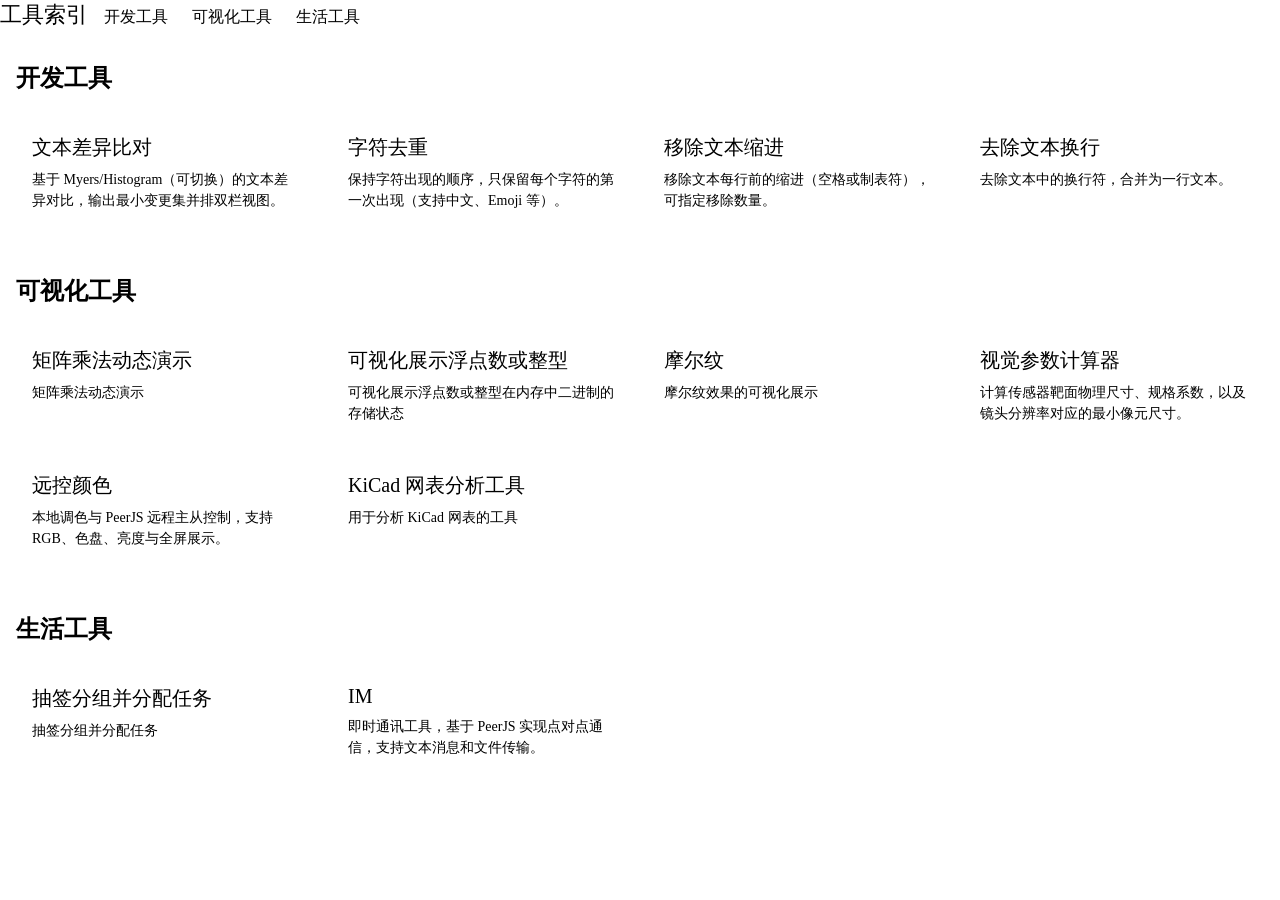
<file: index.html>
<!DOCTYPE html>
<html lang="zh-CN">
<head>
    <meta charset="UTF-8">
    <meta name="viewport" content="width=device-width, initial-scale=1.0">
    <title>工具索引</title>
    <!-- 引入 mdui 3 CSS 和 JS -->
    <link rel="stylesheet" href="https://static.hzchu.top/mdui@2/mdui.css">
    <script src="https://static.hzchu.top/mdui@2/mdui.global.js"></script>

    <!-- Filled -->
    <link
    href="/assets/css/icons.css"
    rel="stylesheet"
    />
    <!-- favicon -->
    <link rel="icon" type="image/x-icon" href="/favicon.ico">
    <style>
        body {
            margin: 0;
            padding: 0;
        }

        mdui-layout {
            height: 100vh;
        }

        .category-section {
            margin-bottom: 48px;
        }

        .category-title {
            margin: 32px 0 24px 0;
            padding-left: 16px;
            color: var(--mdui-color-on-surface);
            scroll-margin-top: 80px;
        }

        .tools-grid {
            display: grid;
            grid-template-columns: repeat(auto-fill, minmax(300px, 1fr));
            gap: 16px;
            padding: 0 16px;
        }

        .tool-card {
            height: 100%;
            display: flex;
            flex-direction: column;
        }

        .card-content {
            padding: 16px;
            flex: 1;
            display: flex;
            flex-direction: column;
        }

        .card-title {
            font-size: 1.25rem;
            font-weight: 500;
            margin: 0 0 8px 0;
            color: var(--mdui-color-on-surface);
        }

        .card-description {
            font-size: 0.875rem;
            color: var(--mdui-color-on-surface-variant);
            line-height: 1.5;
            flex: 1;
        }

        mdui-navigation-drawer {
            --shape-corner: 0;
        }

        .drawer-header {
            padding: 24px 16px 16px 16px;
            font-size: 1.5rem;
            font-weight: 500;
            color: var(--mdui-color-on-surface);
        }

        mdui-list-item {
            border-radius: 28px;
            margin: 4px 12px;
        }

        mdui-layout-main {
            padding: 16px;
            overflow-y: auto;
        }

        .app-bar-title {
            font-size: 1.375rem;
            font-weight: 500;
        }

        /* 响应式设计 */
        @media (max-width: 768px) {
            .tools-grid {
                grid-template-columns: 1fr;
            }
        }

        @media (min-width: 769px) and (max-width: 1200px) {
            .tools-grid {
                grid-template-columns: repeat(auto-fill, minmax(280px, 1fr));
            }
        }
    </style>
</head>
<body>
    <mdui-layout>
        <!-- 顶部应用栏 -->
        <mdui-top-app-bar>
            <mdui-button-icon icon="menu" id="menu-button"></mdui-button-icon>
            <mdui-top-app-bar-title class="app-bar-title">工具索引</mdui-top-app-bar-title>
        </mdui-top-app-bar>

        <!-- 侧边抽屉栏 -->
        <mdui-navigation-drawer open id="drawer">
            <!-- <div class="drawer-header">分类</div> -->
            <mdui-list id="category-list">
                <!-- 动态生成分类列表 -->
            </mdui-list>
        </mdui-navigation-drawer>

        <!-- 主内容区域 -->
        <mdui-layout-main id="main-content">
            <!-- 动态生成工具卡片 -->
        </mdui-layout-main>
    </mdui-layout>

    <script>
        // 从 list.json 加载数据
        async function loadTools() {
            try {
                const response = await fetch('list.json');
                const data = await response.json();
                
                // 数据已经按类别分组，直接转换为对象格式
                const categorizedTools = {};
                data.forEach(categoryGroup => {
                    const category = categoryGroup.category || '未分类';
                    categorizedTools[category] = categoryGroup.tools || [];
                });

                // 生成侧边栏分类列表
                generateCategoryList(categorizedTools);
                
                // 生成主内容区的工具卡片
                generateToolCards(categorizedTools);
                
                // 设置侧边栏点击事件
                setupCategoryNavigation();
            } catch (error) {
                console.error('加载工具列表失败:', error);
                document.getElementById('main-content').innerHTML = 
                    '<p style="padding: 16px; color: var(--mdui-color-error);">加载工具列表失败，请检查 list.json 文件。</p>';
            }
        }

        // 生成侧边栏分类列表
        function generateCategoryList(categorizedTools) {
            const categoryList = document.getElementById('category-list');
            categoryList.innerHTML = '';
            
            Object.keys(categorizedTools).forEach(category => {
                const listItem = document.createElement('mdui-list-item');
                const categoryId = getCategoryId(category);
                listItem.setAttribute('data-category', categoryId);
                listItem.textContent = category;
                categoryList.appendChild(listItem);
            });
        }

        // 生成主内容区的工具卡片
        function generateToolCards(categorizedTools) {
            const mainContent = document.getElementById('main-content');
            mainContent.innerHTML = '';

            Object.entries(categorizedTools).forEach(([category, tools]) => {
                const categoryId = getCategoryId(category);
                
                // 创建分类区域
                const section = document.createElement('div');
                section.className = 'category-section';
                
                // 创建分类标题
                const title = document.createElement('h2');
                title.className = 'category-title';
                title.id = categoryId;
                title.textContent = category;
                section.appendChild(title);
                
                // 创建工具网格
                const grid = document.createElement('div');
                grid.className = 'tools-grid';
                
                // 为每个工具创建卡片
                tools.forEach(tool => {
                    const card = createToolCard(tool);
                    grid.appendChild(card);
                });
                
                section.appendChild(grid);
                mainContent.appendChild(section);
            });
        }

        // 创建工具卡片
        function createToolCard(tool) {
            const card = document.createElement('mdui-card');
            card.className = 'tool-card';
            card.setAttribute('clickable', '');
            
            if (tool.url) {
                card.setAttribute('href', tool.url);
                card.setAttribute('target', '_blank');
            }
            
            const cardContent = document.createElement('div');
            cardContent.className = 'card-content';
            
            const title = document.createElement('div');
            title.className = 'card-title';
            title.textContent = tool.title || '工具名称';
            
            const description = document.createElement('div');
            description.className = 'card-description';
            description.textContent = tool.description || '工具解释';
            
            cardContent.appendChild(title);
            cardContent.appendChild(description);
            card.appendChild(cardContent);
            
            return card;
        }

        // 获取分类 ID（用于锚点）
        function getCategoryId(category) {
            return 'category-' + encodeURIComponent(category).replace(/%/g, '-');
        }

        // 设置分类导航
        function setupCategoryNavigation() {
            const categoryItems = document.querySelectorAll('#category-list mdui-list-item');
            categoryItems.forEach(item => {
                item.addEventListener('click', () => {
                    const categoryId = item.getAttribute('data-category');
                    const targetElement = document.getElementById(categoryId);
                    if (targetElement) {
                        targetElement.scrollIntoView({ behavior: 'smooth', block: 'start' });
                    }
                });
            });
        }

        // 设置菜单按钮切换侧边栏
        document.getElementById('menu-button').addEventListener('click', () => {
            const drawer = document.getElementById('drawer');
            drawer.open = !drawer.open;
        });

        // 在窗口大小变化时处理侧边栏显示
        function handleResize() {
            const drawer = document.getElementById('drawer');
            if (window.innerWidth < 840) {
                drawer.setAttribute('modal', '');
                drawer.setAttribute('close-on-overlay-click', '');
                drawer.open = false;
            } else {
                drawer.removeAttribute('modal');
                drawer.removeAttribute('close-on-overlay-click');
                drawer.open = true;
            }
        }

        // 初始化
        window.addEventListener('load', () => {
            loadTools();
            handleResize();
        });

        window.addEventListener('resize', handleResize);
    </script>
</body>
</html>
</file>
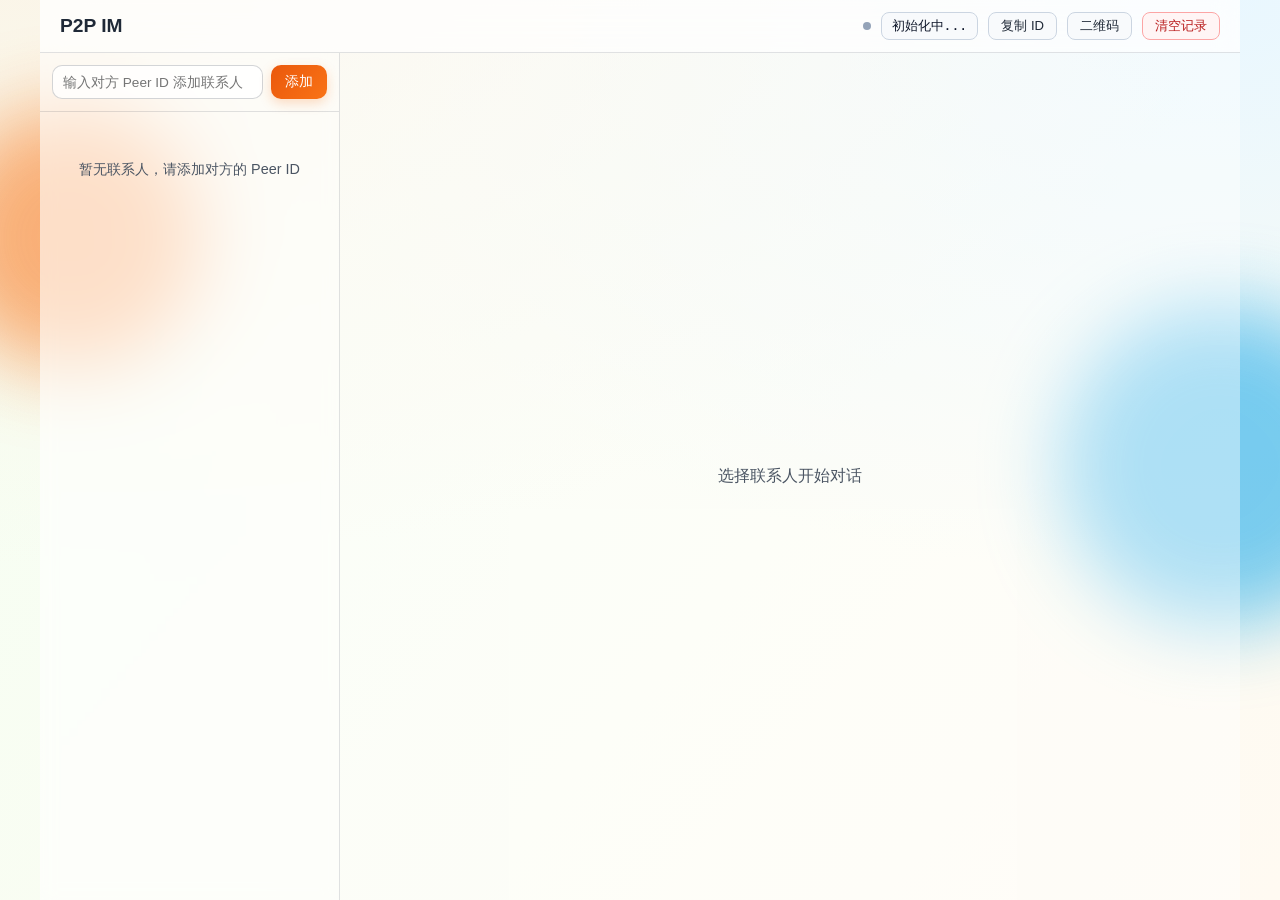
<file: html/IM/index.html>
<!DOCTYPE html>
<html lang="zh-CN">
<head>
    <meta charset="UTF-8">
    <meta name="viewport" content="width=device-width, initial-scale=1.0">
    <title>P2P IM</title>
    <link rel="stylesheet" href="https://static.hzchu.top/mdui@2/mdui.css">
    <script src="https://static.hzchu.top/mdui@2/mdui.global.js"></script>
    <link rel="icon" type="image/x-icon" href="/favicon.ico">
    <script src="https://static.hzchu.top/peerjs@1.5.4/dist/peerjs.min.js"></script>
    <script src="https://static.hzchu.top/qrcode/build/qrcode.min.js"></script>
    <style>
        :root {
            --bg-a: #fcf3e6;
            --bg-b: #e9f7ff;
            --bg-c: #f5fff3;
            --panel: rgba(255, 255, 255, 0.78);
            --text-main: #1f2937;
            --text-soft: #4b5563;
            --line: rgba(15, 23, 42, 0.12);
            --accent: #ea580c;
            --accent-soft: #ffedd5;
            --success: #047857;
            --danger: #b91c1c;
            --chat-self: #ffedd5;
            --chat-peer: #e9f7ff;
            --mono: "JetBrains Mono", "Consolas", monospace;
            --ui: "Noto Sans SC", "Microsoft YaHei", sans-serif;
        }

        * { box-sizing: border-box; margin: 0; padding: 0; }

        body {
            min-height: 100vh;
            font-family: var(--ui);
            color: var(--text-main);
            background:
                radial-gradient(1200px 700px at 5% -15%, var(--bg-a), transparent),
                radial-gradient(1000px 580px at 95% 0%, var(--bg-b), transparent),
                linear-gradient(130deg, var(--bg-c), #fffaf2);
            overflow: hidden;
        }

        .bg-orb {
            position: fixed;
            border-radius: 999px;
            filter: blur(40px);
            opacity: 0.55;
            pointer-events: none;
            z-index: -1;
            animation: drift 18s ease-in-out infinite alternate;
        }
        .orb-a { width: 260px; height: 260px; top: 12vh; left: -60px; background: #f97316; }
        .orb-b { width: 320px; height: 320px; right: -100px; top: 34vh; background: #0ea5e9; animation-duration: 24s; }

        @keyframes drift {
            from { transform: translateY(-12px) translateX(0px); }
            to { transform: translateY(16px) translateX(12px); }
        }

        .app {
            display: flex;
            flex-direction: column;
            height: 100vh;
            max-width: 1200px;
            margin: 0 auto;
            animation: reveal 0.36s ease-out;
        }

        @keyframes reveal {
            from { transform: translateY(8px); opacity: 0; }
            to { transform: translateY(0); opacity: 1; }
        }

        /* Header */
        .header {
            display: flex;
            align-items: center;
            justify-content: space-between;
            padding: 12px 20px;
            background: var(--panel);
            border-bottom: 1px solid var(--line);
            backdrop-filter: blur(12px);
            gap: 12px;
            flex-shrink: 0;
        }
        .header h1 { font-size: 1.2rem; white-space: nowrap; }
        .header-right { display: flex; align-items: center; gap: 10px; flex-wrap: wrap; }
        .my-id {
            font-family: var(--mono);
            font-size: 0.82rem;
            background: #f8fafc;
            border: 1px solid #cbd5e1;
            border-radius: 8px;
            padding: 4px 10px;
            color: #0f172a;
        }
        .status-dot {
            width: 8px; height: 8px;
            border-radius: 50%;
            background: #94a3b8;
            flex-shrink: 0;
        }
        .status-dot.online { background: #22c55e; }

        .btn-sm {
            border: 1px solid #cbd5e1;
            border-radius: 8px;
            padding: 4px 12px;
            font-size: 0.82rem;
            cursor: pointer;
            background: #f8fafc;
            color: var(--text-main);
            font-family: inherit;
            white-space: nowrap;
            transition: transform 0.12s ease;
        }
        .btn-sm:active { transform: translateY(1px); }
        .btn-sm.danger { color: var(--danger); border-color: #fca5a5; background: #fff5f5; }

        /* Main layout */
        .main {
            display: flex;
            flex: 1;
            overflow: hidden;
        }

        /* Sidebar */
        .sidebar {
            width: 300px;
            flex-shrink: 0;
            border-right: 1px solid var(--line);
            background: rgba(255,255,255,0.6);
            backdrop-filter: blur(8px);
            display: flex;
            flex-direction: column;
            overflow: hidden;
        }

        .add-contact-bar {
            display: flex;
            gap: 8px;
            padding: 12px;
            border-bottom: 1px solid var(--line);
        }
        .add-contact-bar input {
            flex: 1;
            border: 1px solid rgba(15,23,42,0.18);
            border-radius: 10px;
            padding: 8px 10px;
            font-family: inherit;
            font-size: 0.85rem;
            background: rgba(255,255,255,0.8);
            min-width: 0;
        }
        .add-contact-bar button {
            border: 0;
            border-radius: 10px;
            padding: 8px 14px;
            background: linear-gradient(130deg, #ea580c, #f97316);
            color: #fff;
            cursor: pointer;
            font-family: inherit;
            font-size: 0.85rem;
            white-space: nowrap;
            transition: transform 0.12s ease, box-shadow 0.2s ease;
            box-shadow: 0 4px 12px rgba(249,115,22,0.25);
        }
        .add-contact-bar button:active { transform: translateY(1px); }

        .contact-list {
            flex: 1;
            overflow-y: auto;
            padding: 8px;
        }
        .contact-item {
            display: flex;
            align-items: center;
            gap: 10px;
            padding: 10px 12px;
            border-radius: 12px;
            cursor: pointer;
            transition: background 0.12s ease;
        }
        .contact-item:hover { background: rgba(234,88,12,0.06); }
        .contact-item.active { background: var(--accent-soft); }
        .contact-avatar {
            width: 40px; height: 40px;
            border-radius: 50%;
            background: linear-gradient(135deg, #f97316, #ea580c);
            color: #fff;
            display: flex;
            align-items: center;
            justify-content: center;
            font-size: 0.9rem;
            font-weight: 600;
            flex-shrink: 0;
        }
        .contact-info { flex: 1; min-width: 0; }
        .contact-name {
            font-size: 0.92rem;
            font-weight: 500;
            white-space: nowrap;
            overflow: hidden;
            text-overflow: ellipsis;
        }
        .contact-preview {
            font-size: 0.78rem;
            color: var(--text-soft);
            white-space: nowrap;
            overflow: hidden;
            text-overflow: ellipsis;
        }
        .contact-actions { display: flex; gap: 4px; flex-shrink: 0; }
        .contact-actions button {
            width: 28px; height: 28px;
            border: 0;
            border-radius: 6px;
            background: transparent;
            cursor: pointer;
            font-size: 0.85rem;
            color: #94a3b8;
            display: flex;
            align-items: center;
            justify-content: center;
            transition: color 0.12s, background 0.12s;
        }
        .contact-actions button:hover { color: var(--danger); background: #fee2e2; }

        .empty-contacts {
            text-align: center;
            padding: 40px 16px;
            color: var(--text-soft);
            font-size: 0.9rem;
        }

        /* Chat area */
        .chat-area {
            flex: 1;
            display: flex;
            flex-direction: column;
            overflow: hidden;
            background: rgba(255,255,255,0.4);
        }
        .chat-empty {
            flex: 1;
            display: flex;
            align-items: center;
            justify-content: center;
            color: var(--text-soft);
            font-size: 1rem;
        }

        .chat-header {
            display: flex;
            align-items: center;
            justify-content: space-between;
            padding: 12px 20px;
            border-bottom: 1px solid var(--line);
            background: var(--panel);
            backdrop-filter: blur(8px);
            gap: 10px;
        }
        .chat-header-peer { font-weight: 600; font-size: 0.95rem; }
        .chat-header-id {
            font-family: var(--mono);
            font-size: 0.75rem;
            color: var(--text-soft);
        }
        .chat-header-actions { display: flex; gap: 6px; }

        .messages-container {
            flex: 1;
            overflow-y: auto;
            padding: 16px 20px;
            display: flex;
            flex-direction: column;
            gap: 8px;
        }
        .msg-row {
            display: flex;
            max-width: 75%;
            animation: msgIn 0.2s ease-out;
        }
        @keyframes msgIn { from { opacity: 0; transform: translateY(6px); } to { opacity: 1; transform: translateY(0); } }
        .msg-row.self { align-self: flex-end; }
        .msg-row.peer { align-self: flex-start; }
        .msg-row.system { align-self: center; max-width: 90%; }

        .msg-bubble {
            padding: 10px 14px;
            border-radius: 16px;
            font-size: 0.9rem;
            line-height: 1.5;
            word-break: break-word;
            position: relative;
        }
        .msg-row.self .msg-bubble {
            background: linear-gradient(135deg, #fff7ed, var(--chat-self));
            border: 1px solid #fed7aa;
            border-bottom-right-radius: 4px;
        }
        .msg-row.peer .msg-bubble {
            background: linear-gradient(135deg, #f8fafc, var(--chat-peer));
            border: 1px solid #bae6fd;
            border-bottom-left-radius: 4px;
        }
        .msg-row.system .msg-bubble {
            background: #f1f5f9;
            color: #64748b;
            font-size: 0.8rem;
            padding: 6px 12px;
            border-radius: 10px;
        }

        .msg-time {
            font-size: 0.7rem;
            color: #94a3b8;
            margin-top: 2px;
            padding: 0 4px;
        }
        .msg-row.self .msg-time { text-align: right; }
        .msg-row.peer .msg-time { text-align: left; }

        .msg-image {
            max-width: 240px;
            max-height: 240px;
            border-radius: 10px;
            cursor: pointer;
            object-fit: cover;
        }
        .msg-file {
            display: flex;
            align-items: center;
            gap: 10px;
            padding: 8px 12px;
            background: rgba(255,255,255,0.6);
            border-radius: 10px;
            border: 1px solid rgba(15,23,42,0.1);
            cursor: pointer;
        }
        .msg-file-icon { font-size: 1.5rem; }
        .msg-file-info { min-width: 0; }
        .msg-file-name { font-size: 0.85rem; white-space: nowrap; overflow: hidden; text-overflow: ellipsis; }
        .msg-file-size { font-size: 0.75rem; color: var(--text-soft); }

        /* Input area */
        .input-area {
            padding: 12px 20px;
            border-top: 1px solid var(--line);
            background: var(--panel);
            backdrop-filter: blur(8px);
            display: flex;
            gap: 10px;
            align-items: flex-end;
        }
        .input-area textarea {
            flex: 1;
            border: 1px solid rgba(15,23,42,0.18);
            border-radius: 14px;
            padding: 10px 14px;
            font-family: inherit;
            font-size: 0.9rem;
            resize: none;
            min-height: 42px;
            max-height: 120px;
            background: rgba(255,255,255,0.8);
            outline: none;
            line-height: 1.4;
        }
        .input-area textarea:focus { border-color: #f97316; }
        .input-actions { display: flex; gap: 6px; align-items: center; }
        .icon-btn {
            width: 38px; height: 38px;
            border: 1px solid rgba(15,23,42,0.14);
            border-radius: 10px;
            background: rgba(255,255,255,0.8);
            cursor: pointer;
            font-size: 1.1rem;
            display: flex;
            align-items: center;
            justify-content: center;
            transition: transform 0.12s ease, border-color 0.2s;
            color: var(--text-soft);
        }
        .icon-btn:hover { border-color: #f97316; }
        .icon-btn:active { transform: translateY(1px); }
        .send-btn {
            width: 42px; height: 42px;
            border: 0;
            border-radius: 12px;
            background: linear-gradient(130deg, #ea580c, #f97316);
            color: #fff;
            cursor: pointer;
            font-size: 1.2rem;
            display: flex;
            align-items: center;
            justify-content: center;
            transition: transform 0.12s ease;
            box-shadow: 0 4px 12px rgba(249,115,22,0.3);
        }
        .send-btn:active { transform: translateY(1px); }
        .send-btn:disabled { opacity: 0.4; cursor: not-allowed; }

        /* Call overlay */
        .call-overlay {
            position: fixed; inset: 0;
            background: rgba(2,6,23,0.85);
            backdrop-filter: blur(8px);
            z-index: 999;
            display: none;
            flex-direction: column;
            align-items: center;
            justify-content: center;
            gap: 20px;
        }
        .call-overlay.active { display: flex; }
        .call-remote-video {
            width: min(640px, 90vw);
            height: min(480px, 50vh);
            background: #1e293b;
            border-radius: 16px;
            object-fit: cover;
        }
        .call-local-video {
            position: absolute;
            bottom: 120px;
            right: 40px;
            width: 160px;
            height: 120px;
            background: #334155;
            border-radius: 10px;
            object-fit: cover;
            border: 2px solid rgba(255,255,255,0.3);
        }
        .call-info { color: #f8fafc; font-size: 1rem; text-align: center; }
        .call-controls { display: flex; gap: 16px; }
        .call-btn {
            width: 56px; height: 56px;
            border-radius: 50%;
            border: 0;
            cursor: pointer;
            font-size: 1.4rem;
            display: flex;
            align-items: center;
            justify-content: center;
            transition: transform 0.12s;
        }
        .call-btn:active { transform: scale(0.92); }
        .call-btn.hangup { background: #dc2626; color: #fff; }
        .call-btn.accept { background: #22c55e; color: #fff; }

        /* QR modal */
        .modal-overlay {
            position: fixed; inset: 0;
            background: rgba(2,6,23,0.5);
            backdrop-filter: blur(4px);
            z-index: 998;
            display: none;
            align-items: center;
            justify-content: center;
        }
        .modal-overlay.active { display: flex; }
        .modal {
            background: var(--panel);
            backdrop-filter: blur(16px);
            border: 1px solid var(--line);
            border-radius: 20px;
            padding: 24px;
            width: min(380px, 90vw);
            box-shadow: 0 16px 48px rgba(15,23,42,0.15);
            text-align: center;
        }
        .modal h3 { margin-bottom: 12px; font-size: 1.1rem; }
        .modal .peer-id-display {
            font-family: var(--mono);
            background: #f8fafc;
            border: 1px solid #cbd5e1;
            border-radius: 10px;
            padding: 8px 12px;
            margin: 8px 0;
            font-size: 0.85rem;
            word-break: break-all;
        }

        /* File input hidden */
        .hidden-input { display: none; }

        .unread-badge {
            background: #f97316;
            color: #fff;
            font-size: 0.7rem;
            border-radius: 999px;
            padding: 2px 7px;
            margin-left: 6px;
        }

        @media (max-width: 700px) {
            .sidebar { width: 100%; }
            .main { flex-direction: column; }
            .chat-area { display: none; }
            .chat-area.show-mobile { display: flex; position: fixed; inset: 0; z-index: 100; }
            .sidebar.hide-mobile { display: none; }
            .header h1 { font-size: 1rem; }
            .header-right { gap: 6px; }
            .my-id { font-size: 0.72rem; padding: 3px 6px; }
            .call-local-video { bottom: 100px; right: 16px; width: 100px; height: 75px; }
        }
    </style>
</head>
<body>
    <div class="bg-orb orb-a"></div>
    <div class="bg-orb orb-b"></div>

    <div class="app">
        <header class="header">
            <h1>P2P IM</h1>
            <div class="header-right">
                <span class="status-dot" id="statusDot"></span>
                <span class="my-id" id="myPeerId">初始化中...</span>
                <button class="btn-sm" id="btnCopyId">复制 ID</button>
                <button class="btn-sm" id="btnShowQr">二维码</button>
                <button class="btn-sm danger" id="btnClearAll">清空记录</button>
            </div>
        </header>

        <div class="main">
            <aside class="sidebar" id="sidebar">
                <div class="add-contact-bar">
                    <input type="text" id="addPeerInput" placeholder="输入对方 Peer ID 添加联系人">
                    <button id="btnAddContact">添加</button>
                </div>
                <div class="contact-list" id="contactList">
                    <div class="empty-contacts">暂无联系人，请添加对方的 Peer ID</div>
                </div>
            </aside>

            <section class="chat-area" id="chatArea">
                <div class="chat-empty" id="chatEmpty">选择联系人开始对话</div>
                <div id="chatPanel" style="display:none; flex-direction:column; flex:1; overflow:hidden;">
                    <div class="chat-header">
                        <div>
                            <div class="chat-header-peer" id="chatPeerName"></div>
                            <div class="chat-header-id" id="chatPeerId"></div>
                        </div>
                        <div class="chat-header-actions">
                            <button class="btn-sm" id="btnCallVoice" title="语音通话">📞 语音</button>
                            <button class="btn-sm" id="btnCallVideo" title="视频通话">📹 视频</button>
                            <button class="btn-sm danger" id="btnDeleteChat">删除对话</button>
                        </div>
                    </div>
                    <div class="messages-container" id="messagesContainer"></div>
                    <div class="input-area">
                        <textarea id="msgInput" rows="1" placeholder="输入消息..." disabled></textarea>
                        <div class="input-actions">
                            <input type="file" id="fileInput" class="hidden-input" accept="image/*">
                            <button class="icon-btn" id="btnSendImage" title="发送图片">🖼</button>
                            <input type="file" id="docInput" class="hidden-input">
                            <button class="icon-btn" id="btnSendFile" title="发送文件">📎</button>
                            <button class="send-btn" id="btnSend" disabled title="发送">➤</button>
                        </div>
                    </div>
                </div>
            </section>
        </div>
    </div>

    <!-- Call overlay -->
    <div class="call-overlay" id="callOverlay">
        <video class="call-remote-video" id="remoteVideo" autoplay playsinline></video>
        <video class="call-local-video" id="localVideo" autoplay playsinline muted></video>
        <div class="call-info" id="callInfo"></div>
        <div class="call-controls" id="callControls"></div>
    </div>

    <!-- QR modal -->
    <div class="modal-overlay" id="qrModal">
        <div class="modal">
            <h3>你的 Peer ID</h3>
            <div class="peer-id-display" id="qrPeerId"></div>
            <canvas id="qrCanvas" width="220" height="220" style="margin: 12px auto; display:block;"></canvas>
            <p style="font-size:0.82rem; color:var(--text-soft); margin: 8px 0;">让对方扫码添加你为联系人</p>
            <button class="btn-sm" id="btnCloseQr">关闭</button>
        </div>
    </div>

    <script>
    (function () {
        const STORAGE_KEY = 'p2p_im';

        function uuid() {
            return 'm_' + Date.now().toString(36) + '_' + Math.random().toString(36).slice(2, 8);
        }

        function formatTime(ts) {
            const d = new Date(ts);
            const pad = (n) => String(n).padStart(2, '0');
            return `${pad(d.getHours())}:${pad(d.getMinutes())}`;
        }

        function formatFileSize(bytes) {
            if (bytes < 1024) return bytes + ' B';
            if (bytes < 1024 * 1024) return (bytes / 1024).toFixed(1) + ' KB';
            return (bytes / (1024 * 1024)).toFixed(1) + ' MB';
        }

        // ── IndexedDB storage ──
        const DB_NAME = 'p2p_im_db';
        const DB_VERSION = 1;

        function openDB() {
            return new Promise((resolve, reject) => {
                const req = indexedDB.open(DB_NAME, DB_VERSION);
                req.onupgradeneeded = (e) => {
                    const db = e.target.result;
                    if (!db.objectStoreNames.contains('messages')) {
                        const msgs = db.createObjectStore('messages', { keyPath: 'id' });
                        msgs.createIndex('peerId', 'peerId', { unique: false });
                        msgs.createIndex('peerTimestamp', ['peerId', 'timestamp'], { unique: false });
                    }
                    if (!db.objectStoreNames.contains('contacts')) {
                        db.createObjectStore('contacts', { keyPath: 'peerId' });
                    }
                    if (!db.objectStoreNames.contains('meta')) {
                        db.createObjectStore('meta', { keyPath: 'key' });
                    }
                };
                req.onsuccess = (e) => resolve(e.target.result);
                req.onerror = (e) => reject(e.target.error);
            });
        }

        function dbPut(storeName, value) {
            return openDB().then(db => {
                return new Promise((resolve, reject) => {
                    const tx = db.transaction(storeName, 'readwrite');
                    tx.objectStore(storeName).put(value);
                    tx.oncomplete = () => { db.close(); resolve(); };
                    tx.onerror = () => { db.close(); reject(tx.error); };
                });
            });
        }

        function dbGet(storeName, key) {
            return openDB().then(db => {
                return new Promise((resolve, reject) => {
                    const tx = db.transaction(storeName, 'readonly');
                    const req = tx.objectStore(storeName).get(key);
                    req.onsuccess = () => { db.close(); resolve(req.result); };
                    req.onerror = () => { db.close(); reject(req.error); };
                });
            });
        }

        function dbGetAll(storeName) {
            return openDB().then(db => {
                return new Promise((resolve, reject) => {
                    const tx = db.transaction(storeName, 'readonly');
                    const req = tx.objectStore(storeName).getAll();
                    req.onsuccess = () => { db.close(); resolve(req.result); };
                    req.onerror = () => { db.close(); reject(req.error); };
                });
            });
        }

        async function getMessages(peerId) {
            const db = await openDB();
            return new Promise((resolve, reject) => {
                const tx = db.transaction('messages', 'readonly');
                const idx = tx.objectStore('messages').index('peerId');
                const req = idx.getAll(peerId);
                req.onsuccess = () => {
                    db.close();
                    resolve(req.result.sort((a, b) => a.timestamp - b.timestamp));
                };
                req.onerror = () => { db.close(); reject(req.error); };
            });
        }

        async function addMessage(peerId, msg) {
            msg.peerId = peerId;
            await dbPut('messages', msg);
        }

        async function deleteMessages(peerId) {
            const db = await openDB();
            return new Promise((resolve, reject) => {
                const tx = db.transaction(['messages', 'contacts', 'meta'], 'readwrite');
                const idx = tx.objectStore('messages').index('peerId');
                const cursorReq = idx.openCursor(IDBKeyRange.only(peerId));
                cursorReq.onsuccess = (e) => {
                    const cursor = e.target.result;
                    if (cursor) { cursor.delete(); cursor.continue(); }
                };
                tx.objectStore('contacts').delete(peerId);
                const metaReq = tx.objectStore('meta').get('lastActive');
                metaReq.onsuccess = () => {
                    if (metaReq.result && metaReq.result.value === peerId) {
                        tx.objectStore('meta').delete('lastActive');
                    }
                };
                tx.oncomplete = () => { db.close(); resolve(); };
                tx.onerror = () => { db.close(); reject(tx.error); };
            });
        }

        async function clearAllMessages() {
            const db = await openDB();
            return new Promise((resolve, reject) => {
                const tx = db.transaction(['messages', 'contacts', 'meta'], 'readwrite');
                tx.objectStore('messages').clear();
                tx.objectStore('contacts').clear();
                tx.objectStore('meta').clear();
                tx.oncomplete = () => { db.close(); resolve(); };
                tx.onerror = () => { db.close(); reject(tx.error); };
            });
        }

        async function addContact(peerId) {
            const db = await openDB();
            return new Promise((resolve, reject) => {
                const tx = db.transaction('contacts', 'readwrite');
                const req = tx.objectStore('contacts').get(peerId);
                req.onsuccess = () => {
                    if (!req.result) {
                        tx.objectStore('contacts').put({ peerId });
                    }
                };
                tx.oncomplete = () => { db.close(); resolve(); };
                tx.onerror = () => { db.close(); reject(tx.error); };
            });
        }

        async function getContacts() {
            const list = await dbGetAll('contacts');
            return list.map(c => c.peerId);
        }

        async function setLastActive(peerId) {
            await dbPut('meta', { key: 'lastActive', value: peerId });
        }

        async function getLastActive() {
            const result = await dbGet('meta', 'lastActive');
            return result ? result.value : null;
        }

        // ── DOM refs ──
        const $ = (id) => document.getElementById(id);

        const els = {
            statusDot: $('statusDot'),
            myPeerId: $('myPeerId'),
            contactList: $('contactList'),
            addPeerInput: $('addPeerInput'),
            chatArea: $('chatArea'),
            chatEmpty: $('chatEmpty'),
            chatPanel: $('chatPanel'),
            chatPeerName: $('chatPeerName'),
            chatPeerId: $('chatPeerId'),
            messagesContainer: $('messagesContainer'),
            msgInput: $('msgInput'),
            fileInput: $('fileInput'),
            docInput: $('docInput'),
            callOverlay: $('callOverlay'),
            remoteVideo: $('remoteVideo'),
            localVideo: $('localVideo'),
            callInfo: $('callInfo'),
            callControls: $('callControls'),
            qrModal: $('qrModal'),
            qrPeerId: $('qrPeerId'),
            qrCanvas: $('qrCanvas')
        };

        // ── state ──
        const state = {
            myPeerId: null,
            peer: null,
            connections: {},   // peerId -> DataConnection
            mediaCalls: {},    // callId -> MediaConnection
            localStream: null,
            activePeer: null,
            currentCall: null
        };

        function showToast(msg) {
            if (window.mdui && typeof mdui.snackbar === 'function') {
                mdui.snackbar({ message: msg, placement: 'top' });
            } else {
                console.log(msg);
            }
        }

        // ── PeerJS init ──
        let peerReadyCallback = null;

        function initPeer() {
            if (!window.Peer) {
                setTimeout(initPeer, 500);
                return;
            }
            const peer = new window.Peer();
            state.peer = peer;

            peer.on('open', (id) => {
                state.myPeerId = id;
                els.myPeerId.textContent = id;
                els.statusDot.classList.add('online');
                showToast('P2P 已就绪');
                if (peerReadyCallback) {
                    peerReadyCallback(id);
                    peerReadyCallback = null;
                }
            });

            peer.on('connection', (conn) => {
                handleIncomingConnection(conn);
            });

            peer.on('call', (call) => {
                handleIncomingCall(call);
            });

            peer.on('error', (err) => {
                console.error('Peer error:', err);
                showToast('连接错误: ' + (err.type || 'unknown'));
            });

            peer.on('disconnected', () => {
                els.statusDot.classList.remove('online');
                showToast('连接中断，正在重连...');
                if (state.peer && !state.peer.destroyed) {
                    state.peer.reconnect();
                }
            });
        }

        // ── connections ──
        function connectToPeer(peerId) {
            if (!state.peer || state.peer.destroyed) return;
            if (state.connections[peerId] && state.connections[peerId].open) return;

            const conn = state.peer.connect(peerId, { reliable: true });
            bindDataConnection(conn, peerId);
        }

        function handleIncomingConnection(conn) {
            bindDataConnection(conn, conn.peer);
            addContact(conn.peer).then(() => renderContacts());
            showToast('新联系人已连接: ' + conn.peer);
        }

        function bindDataConnection(conn, peerId) {
            state.connections[peerId] = conn;

            conn.on('open', async () => {
                await addContact(peerId);
                await renderContacts();
                if (state.activePeer === peerId) {
                    enableChatInput(true);
                }
            });

            conn.on('data', (data) => {
                handleIncomingData(peerId, data);
            });

            conn.on('close', () => {
                delete state.connections[peerId];
                if (state.activePeer === peerId) {
                    enableChatInput(false);
                }
            });

            conn.on('error', (err) => {
                console.error('Connection error:', err);
                delete state.connections[peerId];
            });
        }

        function sendToPeer(peerId, data) {
            const conn = state.connections[peerId];
            if (conn && conn.open) {
                conn.send(data);
                return true;
            }
            return false;
        }

        function isPeerConnected(peerId) {
            const conn = state.connections[peerId];
            return !!(conn && conn.open);
        }

        // ── media calls ──
        async function startCall(peerId, videoEnabled) {
            if (state.currentCall) return;
            try {
                const stream = await navigator.mediaDevices.getUserMedia({
                    audio: true,
                    video: videoEnabled
                });
                state.localStream = stream;

                if (!state.peer || state.peer.destroyed) {
                    showToast('P2P 未就绪');
                    return;
                }

                const call = state.peer.call(peerId, stream);
                bindMediaCall(call, peerId, 'outgoing', videoEnabled);
                state.currentCall = call;
                showCallUI(peerId, 'outgoing', videoEnabled);
            } catch (err) {
                console.error('getUserMedia error:', err);
                showToast('无法访问摄像头/麦克风');
            }
        }

        function handleIncomingCall(call) {
            const peerId = call.peer;
            showIncomingCallUI(peerId, call);
            state.currentCall = call;

            call.on('close', () => {
                endCall();
            });
        }

        function bindMediaCall(call, peerId, direction, videoEnabled) {
            call.on('stream', (remoteStream) => {
                els.remoteVideo.srcObject = remoteStream;
                els.callInfo.textContent = direction === 'outgoing'
                    ? `正在与 ${peerId} 通话...`
                    : `与 ${peerId} 通话中...`;
            });

            call.on('close', () => {
                endCall();
            });

            call.on('error', (err) => {
                console.error('Call error:', err);
                showToast('通话出错');
                endCall();
            });
        }

        function showCallUI(peerId, direction, videoEnabled) {
            els.callOverlay.classList.add('active');
            els.callInfo.textContent = direction === 'outgoing' ? `呼叫 ${peerId}...` : `与 ${peerId} 通话中...`;

            if (state.localStream) {
                els.localVideo.srcObject = state.localStream;
            }
            els.localVideo.style.display = videoEnabled ? 'block' : 'none';
            els.remoteVideo.style.display = videoEnabled ? 'block' : 'none';
            if (!videoEnabled) {
                els.remoteVideo.style.display = 'none';
            }

            els.callControls.innerHTML = `
                <button class="call-btn hangup" id="btnHangup">📞</button>
            `;
            $('btnHangup').addEventListener('click', () => endCall());
        }

        function showIncomingCallUI(peerId, call) {
            els.callOverlay.classList.add('active');
            els.callInfo.textContent = `${peerId} 来电...`;
            els.localVideo.style.display = 'none';
            els.remoteVideo.style.display = 'none';

            els.callControls.innerHTML = `
                <button class="call-btn accept" id="btnAccept">✓</button>
                <button class="call-btn hangup" id="btnReject">✕</button>
            `;
            $('btnAccept').addEventListener('click', async () => {
                try {
                    const stream = await navigator.mediaDevices.getUserMedia({ audio: true, video: true });
                    state.localStream = stream;
                    call.answer(stream);
                    bindMediaCall(call, peerId, 'incoming', true);
                    showCallUI(peerId, 'incoming', true);
                } catch (err) {
                    console.error('Answer error:', err);
                    call.close();
                    endCall();
                }
            });
            $('btnReject').addEventListener('click', () => {
                call.close();
                endCall();
            });
        }

        function endCall() {
            if (state.currentCall) {
                try { state.currentCall.close(); } catch (e) {}
                state.currentCall = null;
            }
            if (state.localStream) {
                state.localStream.getTracks().forEach((t) => t.stop());
                state.localStream = null;
            }
            els.callOverlay.classList.remove('active');
            els.remoteVideo.srcObject = null;
            els.localVideo.srcObject = null;
        }

        // ── message handling ──
        async function handleIncomingData(peerId, data) {
            if (!data || typeof data !== 'object') return;

            const msg = {
                id: data.id || uuid(),
                type: data.type,
                self: false,
                timestamp: data.timestamp || Date.now()
            };

            switch (data.type) {
                case 'text':
                    msg.content = data.content;
                    break;
                case 'image':
                    msg.name = data.name;
                    msg.data = data.data;
                    break;
                case 'file':
                    msg.name = data.name;
                    msg.data = data.data;
                    msg.size = data.size;
                    msg.mimeType = data.mimeType;
                    break;
                default:
                    return;
            }

            await addContact(peerId);
            await addMessage(peerId, msg);
            if (state.activePeer === peerId) {
                appendMessageEl(msg);
                scrollMessages();
            }
            await renderContacts();
        }

        async function sendTextMessage(peerId, content) {
            const msg = {
                id: uuid(),
                type: 'text',
                content,
                self: true,
                timestamp: Date.now()
            };
            const sent = sendToPeer(peerId, {
                id: msg.id,
                type: 'text',
                content,
                timestamp: msg.timestamp
            });
            if (!sent) {
                msg.sendFailed = true;
            }
            await addMessage(peerId, msg);
            appendMessageEl(msg);
            scrollMessages();
            await renderContacts();
        }

        function sendImageMessage(peerId, file) {
            const reader = new FileReader();
            reader.onload = async () => {
                const msg = {
                    id: uuid(),
                    type: 'image',
                    name: file.name,
                    data: reader.result,
                    self: true,
                    timestamp: Date.now()
                };
                const sent = sendToPeer(peerId, {
                    id: msg.id,
                    type: 'image',
                    name: file.name,
                    data: reader.result,
                    timestamp: msg.timestamp
                });
                if (!sent) msg.sendFailed = true;
                await addMessage(peerId, msg);
                appendMessageEl(msg);
                scrollMessages();
                await renderContacts();
            };
            reader.readAsDataURL(file);
        }

        function sendFileMessage(peerId, file) {
            if (file.size > 5 * 1024 * 1024) {
                showToast('文件过大，请选择小于 5MB 的文件');
                return;
            }
            const reader = new FileReader();
            reader.onload = async () => {
                const msg = {
                    id: uuid(),
                    type: 'file',
                    name: file.name,
                    data: reader.result,
                    size: file.size,
                    mimeType: file.type,
                    self: true,
                    timestamp: Date.now()
                };
                const sent = sendToPeer(peerId, {
                    id: msg.id,
                    type: 'file',
                    name: file.name,
                    data: reader.result,
                    size: file.size,
                    mimeType: file.type,
                    timestamp: msg.timestamp
                });
                if (!sent) msg.sendFailed = true;
                await addMessage(peerId, msg);
                appendMessageEl(msg);
                scrollMessages();
                await renderContacts();
            };
            reader.readAsDataURL(file);
        }

        // ── render ──
        function appendMessageEl(msg) {
            const row = document.createElement('div');
            row.className = 'msg-row ' + (msg.type === 'system' ? 'system' : (msg.self ? 'self' : 'peer'));

            const bubble = document.createElement('div');
            bubble.className = 'msg-bubble';

            if (msg.type === 'text') {
                bubble.textContent = msg.content;
                if (msg.sendFailed) {
                    bubble.style.opacity = '0.6';
                    bubble.title = '发送失败（对方未连接）';
                }
            } else if (msg.type === 'image') {
                const img = document.createElement('img');
                img.className = 'msg-image';
                img.src = msg.data;
                img.onclick = () => {
                    const win = window.open('');
                    win.document.write(`<img src="${msg.data}" style="max-width:100%;">`);
                };
                bubble.appendChild(img);
                if (msg.name) {
                    const nameEl = document.createElement('div');
                    nameEl.style.fontSize = '0.75rem';
                    nameEl.style.color = '#64748b';
                    nameEl.style.marginTop = '4px';
                    nameEl.textContent = msg.name;
                    bubble.appendChild(nameEl);
                }
            } else if (msg.type === 'file') {
                bubble.style.cursor = 'pointer';
                bubble.innerHTML = `
                    <div class="msg-file">
                        <span class="msg-file-icon">📄</span>
                        <div class="msg-file-info">
                            <div class="msg-file-name">${escapeHtml(msg.name)}</div>
                            <div class="msg-file-size">${formatFileSize(msg.size || 0)}</div>
                        </div>
                    </div>`;
                bubble.onclick = () => {
                    const a = document.createElement('a');
                    a.href = msg.data;
                    a.download = msg.name;
                    a.click();
                };
            }

            row.appendChild(bubble);

            const timeEl = document.createElement('div');
            timeEl.className = 'msg-time';
            timeEl.textContent = formatTime(msg.timestamp);
            row.appendChild(timeEl);

            els.messagesContainer.appendChild(row);
        }

        function escapeHtml(str) {
            const el = document.createElement('span');
            el.textContent = str;
            return el.innerHTML;
        }

        function scrollMessages() {
            const container = els.messagesContainer;
            requestAnimationFrame(() => {
                container.scrollTop = container.scrollHeight;
            });
        }

        async function renderMessages(peerId) {
            els.messagesContainer.innerHTML = '';
            const msgs = await getMessages(peerId);
            msgs.forEach((msg) => appendMessageEl(msg));
            scrollMessages();
        }

        async function renderContacts() {
            const contacts = await getContacts();
            const list = els.contactList;

            if (contacts.length === 0) {
                list.innerHTML = '<div class="empty-contacts">暂无联系人，请添加对方的 Peer ID</div>';
                return;
            }

            list.innerHTML = '';
            for (const peerId of contacts) {
                const msgs = await getMessages(peerId);
                const lastMsg = msgs[msgs.length - 1];
                const online = isPeerConnected(peerId);

                const item = document.createElement('div');
                item.className = 'contact-item' + (state.activePeer === peerId ? ' active' : '');
                item.innerHTML = `
                    <div class="contact-avatar">${peerId.slice(0, 2).toUpperCase()}</div>
                    <div class="contact-info">
                        <div class="contact-name">
                            ${escapeHtml(peerId)}
                            ${online ? '<span style="color:#22c55e;font-size:0.7rem;">●</span>' : ''}
                        </div>
                        <div class="contact-preview">${lastMsg ? previewText(lastMsg) : '暂无消息'}</div>
                    </div>
                    <div class="contact-actions">
                        <button class="btn-del-contact" data-peer="${escapeHtml(peerId)}" title="删除">✕</button>
                    </div>`;

                item.addEventListener('click', (e) => {
                    if (e.target.closest('.btn-del-contact')) return;
                    openChat(peerId);
                });

                item.querySelector('.btn-del-contact').addEventListener('click', async (e) => {
                    e.stopPropagation();
                    await deleteMessages(peerId);
                    if (state.activePeer === peerId) {
                        closeChat();
                    }
                    await renderContacts();
                    showToast('已删除对话');
                });

                list.appendChild(item);
            }
        }

        function previewText(msg) {
            if (msg.type === 'text') return msg.content.slice(0, 30);
            if (msg.type === 'image') return '[图片]';
            if (msg.type === 'file') return '[文件] ' + (msg.name || '');
            return '';
        }

        function openChat(peerId) {
            state.activePeer = peerId;
            setLastActive(peerId);
            els.chatEmpty.style.display = 'none';
            els.chatPanel.style.display = 'flex';
            els.chatPeerName.textContent = peerId;
            els.chatPeerId.textContent = 'Peer ID: ' + peerId;
            enableChatInput(isPeerConnected(peerId));
            connectToPeer(peerId);
            renderMessages(peerId);
            renderContacts();

            if (window.innerWidth <= 700) {
                els.chatArea.classList.add('show-mobile');
                $('sidebar').classList.add('hide-mobile');
            }
        }

        function closeChat() {
            state.activePeer = null;
            els.chatEmpty.style.display = 'flex';
            els.chatPanel.style.display = 'none';
            els.messagesContainer.innerHTML = '';
        }

        function enableChatInput(enabled) {
            els.msgInput.disabled = !enabled;
            els.msgInput.placeholder = enabled ? '输入消息...' : '对方未连接，无法发送';
            $('btnSend').disabled = !enabled;
            $('btnSendImage').disabled = !enabled;
            $('btnSendFile').disabled = !enabled;
        }

        // ── event bindings ──
        function bindEvents() {
            // Copy ID
            $('btnCopyId').addEventListener('click', async () => {
                try {
                    await navigator.clipboard.writeText(state.myPeerId || '');
                    showToast('Peer ID 已复制');
                } catch (e) {
                    showToast('复制失败');
                }
            });

            // QR modal
            $('btnShowQr').addEventListener('click', async () => {
                els.qrPeerId.textContent = state.myPeerId || '未就绪';
                els.qrModal.classList.add('active');
                if (window.QRCode && state.myPeerId) {
                    try {
                        const url = new URL(window.location.href);
                        url.searchParams.set('peer', state.myPeerId);
                        await window.QRCode.toCanvas(els.qrCanvas, url.toString(), {
                            width: 220,
                            margin: 1,
                            color: { dark: '#0f172a', light: '#ffffff' }
                        });
                    } catch (e) {
                        console.error('QR error:', e);
                    }
                }
            });
            $('btnCloseQr').addEventListener('click', () => {
                els.qrModal.classList.remove('active');
            });
            els.qrModal.addEventListener('click', (e) => {
                if (e.target === els.qrModal) els.qrModal.classList.remove('active');
            });

            // Add contact
            $('btnAddContact').addEventListener('click', () => {
                const peerId = els.addPeerInput.value.trim();
                if (!peerId || peerId === state.myPeerId) {
                    showToast('请输入有效的 Peer ID');
                    return;
                }
                addContact(peerId);
                connectToPeer(peerId);
                els.addPeerInput.value = '';
                renderContacts();
                openChat(peerId);
                showToast('已添加联系人: ' + peerId);
            });
            els.addPeerInput.addEventListener('keydown', (e) => {
                if (e.key === 'Enter') $('btnAddContact').click();
            });

            // Send text
            $('btnSend').addEventListener('click', () => {
                const content = els.msgInput.value.trim();
                if (!content || !state.activePeer) return;
                sendTextMessage(state.activePeer, content);
                els.msgInput.value = '';
                els.msgInput.style.height = '';
            });
            els.msgInput.addEventListener('keydown', (e) => {
                if (e.key === 'Enter' && !e.shiftKey) {
                    e.preventDefault();
                    $('btnSend').click();
                }
            });
            els.msgInput.addEventListener('input', () => {
                els.msgInput.style.height = '';
                els.msgInput.style.height = Math.min(els.msgInput.scrollHeight, 120) + 'px';
            });

            // Send image
            $('btnSendImage').addEventListener('click', () => {
                els.fileInput.click();
            });
            els.fileInput.addEventListener('change', () => {
                const file = els.fileInput.files[0];
                if (!file || !state.activePeer) return;
                sendImageMessage(state.activePeer, file);
                els.fileInput.value = '';
            });

            // Send file
            $('btnSendFile').addEventListener('click', () => {
                els.docInput.click();
            });
            els.docInput.addEventListener('change', () => {
                const file = els.docInput.files[0];
                if (!file || !state.activePeer) return;
                sendFileMessage(state.activePeer, file);
                els.docInput.value = '';
            });

            // Call buttons
            $('btnCallVoice').addEventListener('click', () => {
                if (!state.activePeer) return;
                startCall(state.activePeer, false);
            });
            $('btnCallVideo').addEventListener('click', () => {
                if (!state.activePeer) return;
                startCall(state.activePeer, true);
            });

            // Delete chat
            $('btnDeleteChat').addEventListener('click', () => {
                if (!state.activePeer) return;
                if (confirm('确定删除与 ' + state.activePeer + ' 的所有对话记录？')) {
                    deleteMessages(state.activePeer);
                    const pid = state.activePeer;
                    closeChat();
                    renderContacts();
                    showToast('已删除与 ' + pid + ' 的对话');
                }
            });

            // Clear all
            $('btnClearAll').addEventListener('click', () => {
                if (confirm('确定清空所有本地聊天记录和联系人？此操作不可恢复。')) {
                    clearAllMessages();
                    closeChat();
                    renderContacts();
                    showToast('已清空所有本地记录');
                }
            });

            // Close call on overlay click (but not on buttons/video)
            els.callOverlay.addEventListener('click', (e) => {
                if (e.target === els.callOverlay) endCall();
            });

            // Mobile back button handling - add a back button in chat header on mobile
            if (window.innerWidth <= 700) {
                const backBtn = document.createElement('button');
                backBtn.className = 'btn-sm';
                backBtn.textContent = '← 返回';
                backBtn.style.cssText = 'margin-right:8px;';
                backBtn.addEventListener('click', () => {
                    els.chatArea.classList.remove('show-mobile');
                    $('sidebar').classList.remove('hide-mobile');
                });
                const chatHeader = els.chatPanel.querySelector('.chat-header');
                chatHeader.insertBefore(backBtn, chatHeader.firstChild);
            }

            // Paste image
            document.addEventListener('paste', (e) => {
                if (!state.activePeer) return;
                const items = e.clipboardData?.items;
                if (!items) return;
                for (const item of items) {
                    if (item.type.startsWith('image/')) {
                        const file = item.getAsFile();
                        sendImageMessage(state.activePeer, file);
                        break;
                    }
                }
            });
        }

        // ── init ──
        function init() {
            bindEvents();
            renderContacts();

            const params = new URLSearchParams(window.location.search);
            const urlPeerId = (params.get('peer') || params.get('peerId') || '').trim();

            if (urlPeerId) {
                // Auto-connect from URL parameter (e.g., scanned QR code)
                peerReadyCallback = (myId) => {
                    if (urlPeerId === myId) {
                        showToast('无法添加自己');
                        return;
                    }
                    addContact(urlPeerId);
                    connectToPeer(urlPeerId);
                    renderContacts();
                    openChat(urlPeerId);
                    window.history.replaceState({}, '', window.location.pathname);
                };
            }

            initPeer();

            // Restore last active chat (only if no URL param directed us elsewhere)
            if (!urlPeerId) {
                const store = loadStore();
                if (store.lastActive && store.contacts.includes(store.lastActive)) {
                    // Defer until peer is ready if not already
                    if (state.myPeerId) {
                        openChat(store.lastActive);
                    } else {
                        peerReadyCallback = () => {
                            openChat(store.lastActive);
                        };
                    }
                }
            }
        }

        init();
    })();
    </script>
</body>
</html>
</file>
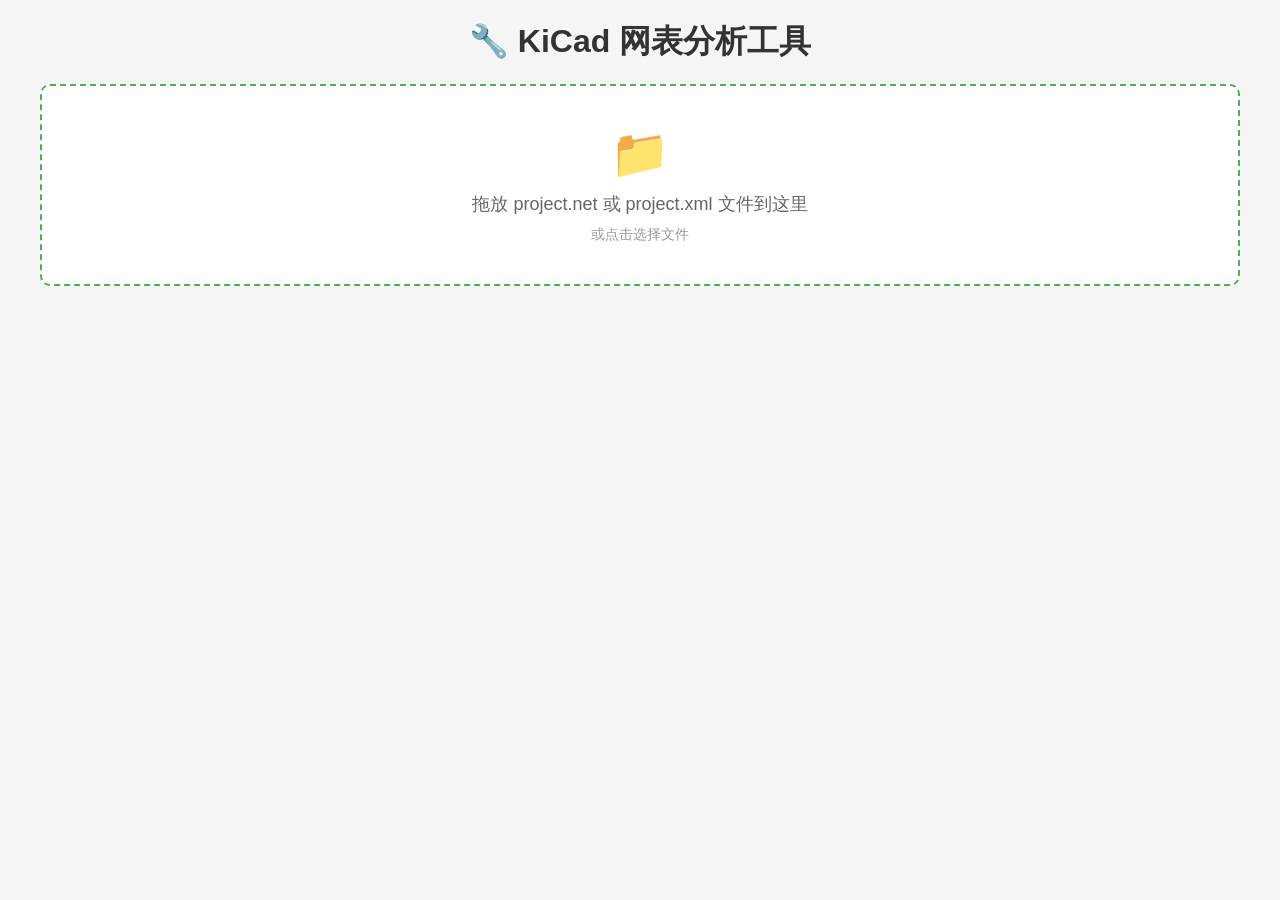
<file: html/kicad网表分析/index.html>
<!DOCTYPE html>
<html lang="zh-CN">
<head>
    <meta charset="UTF-8">
    <meta name="viewport" content="width=device-width, initial-scale=1.0">
    <title>KiCad 网表分析工具</title>
    <style>
        * { margin: 0; padding: 0; box-sizing: border-box; }
        body { font-family: 'Segoe UI', Arial, sans-serif; background: #f5f5f5; padding: 20px; }
        .container { max-width: 1200px; margin: 0 auto; }
        h1 { color: #333; margin-bottom: 20px; text-align: center; }
        .upload-area {
            background: white;
            border: 2px dashed #4CAF50;
            border-radius: 10px;
            padding: 40px;
            text-align: center;
            margin-bottom: 20px;
            cursor: pointer;
            transition: all 0.3s;
        }
        .upload-area:hover { background: #f0fff0; border-color: #45a049; }
        .upload-area.dragover { background: #e8f5e9; border-color: #2E7D32; }
        input[type="file"] { display: none; }
        .summary-cards {
            display: grid;
            grid-template-columns: repeat(auto-fit, minmax(250px, 1fr));
            gap: 15px;
            margin-bottom: 20px;
        }
        .card {
            background: white;
            border-radius: 10px;
            padding: 20px;
            box-shadow: 0 2px 10px rgba(0,0,0,0.1);
        }
        .card-title { font-size: 14px; color: #666; margin-bottom: 10px; }
        .card-value { font-size: 36px; font-weight: bold; color: #2196F3; }
        .card-icon { float: right; font-size: 40px; opacity: 0.3; }
        .table-container {
            background: white;
            border-radius: 10px;
            padding: 20px;
            box-shadow: 0 2px 10px rgba(0,0,0,0.1);
            margin-bottom: 20px;
        }
        h2 { color: #333; margin-bottom: 15px; font-size: 18px; }
        table { width: 100%; border-collapse: collapse; }
        th, td { padding: 12px; text-align: left; border-bottom: 1px solid #eee; }
        th { background: #f8f9fa; color: #555; font-weight: 600; }
        tr:hover { background: #f5f5f5; }
        .bar { height: 20px; background: #4CAF50; border-radius: 10px; min-width: 5px; }
        .bar-container { width: 200px; background: #eee; border-radius: 10px; overflow: hidden; }
        .chip { display: inline-block; padding: 4px 12px; border-radius: 16px; font-size: 12px; margin: 2px; }
        .chip-blue { background: #e3f2fd; color: #1976D2; }
        .chip-green { background: #e8f5e9; color: #388E3C; }
        .chip-orange { background: #fff3e0; color: #F57C00; }
        #result { display: none; }
        .export-btn {
            background: #4CAF50;
            color: white;
            border: none;
            padding: 10px 20px;
            border-radius: 5px;
            cursor: pointer;
            font-size: 14px;
            margin-top: 10px;
        }
        .export-btn:hover { background: #45a049; }
        .debug-btn {
            background: #FF9800;
            color: white;
            border: none;
            padding: 10px 20px;
            border-radius: 5px;
            cursor: pointer;
            font-size: 14px;
            margin-left: 10px;
        }
        .debug-btn:hover { background: #F57C00; }
        #debugPanel {
            display: none;
            margin-top: 20px;
            padding: 15px;
            background: #f5f5f5;
            border-radius: 8px;
            max-height: 300px;
            overflow-y: auto;
        }
        #debugOutput { white-space: pre-wrap; font-size: 12px; font-family: monospace; }
    </style>
</head>
<body>
    <div class="container">
        <h1>🔧 KiCad 网表分析工具</h1>

        <div class="upload-area" id="dropZone">
            <p style="font-size: 48px; margin-bottom: 10px;">📁</p>
            <p style="font-size: 18px; color: #666;">拖放 project.net 或 project.xml 文件到这里</p>
            <p style="font-size: 14px; color: #999; margin-top: 10px;">或点击选择文件</p>
            <input type="file" id="fileInput" accept=".xml,.net">
        </div>

        <div id="result">
            <div class="summary-cards">
                <div class="card">
                    <div class="card-icon">📊</div>
                    <div class="card-title">总原理图数</div>
                    <div class="card-value" id="totalSheets">-</div>
                </div>
                <div class="card">
                    <div class="card-icon">📦</div>
                    <div class="card-title">总器件数</div>
                    <div class="card-value" id="totalComponents">-</div>
                </div>
                <div class="card">
                    <div class="card-icon">📌</div>
                    <div class="card-title">总管脚数</div>
                    <div class="card-value" id="totalPins">-</div>
                </div>
                <div class="card">
                    <div class="card-icon">📈</div>
                    <div class="card-title">平均每器件管脚</div>
                    <div class="card-value" id="avgPins">-</div>
                </div>
            </div>

            <div class="table-container">
                <h2>📋 各原理图统计</h2>
                <table>
                    <thead>
                        <tr>
                            <th>原理图名称</th>
                            <th>器件数</th>
                            <th>管脚数</th>
                            <th>占比 (器件)</th>
                        </tr>
                    </thead>
                    <tbody id="sheetStats"></tbody>
                </table>
            </div>

            <div class="table-container">
                <h2>🔍 详细信息</h2>
                <div id="sheetDetails"></div>
            </div>

            <button class="export-btn" onclick="exportCSV()">📥 导出 CSV</button>
            <button class="debug-btn" onclick="toggleDebug()">🔍 调试信息</button>

            <div id="debugPanel">
                <h3>调试信息</h3>
                <pre id="debugOutput"></pre>
            </div>
        </div>
    </div>

    <script>
        const dropZone = document.getElementById('dropZone');
        const fileInput = document.getElementById('fileInput');
        const resultDiv = document.getElementById('result');
        let debugInfo = [];

        function logDebug(msg) {
            debugInfo.push(msg);
            document.getElementById('debugOutput').textContent = debugInfo.join('\n');
        }

        function toggleDebug() {
            const panel = document.getElementById('debugPanel');
            panel.style.display = panel.style.display === 'none' ? 'block' : 'none';
        }

        // Drag and drop handlers
        dropZone.addEventListener('click', () => fileInput.click());
        dropZone.addEventListener('dragover', (e) => {
            e.preventDefault();
            dropZone.classList.add('dragover');
        });
        dropZone.addEventListener('dragleave', () => dropZone.classList.remove('dragover'));
        dropZone.addEventListener('drop', (e) => {
            e.preventDefault();
            dropZone.classList.remove('dragover');
            const file = e.dataTransfer.files[0];
            if (file) processFile(file);
        });
        fileInput.addEventListener('change', (e) => {
            if (e.target.files[0]) processFile(e.target.files[0]);
        });

        function processFile(file) {
            debugInfo = [];
            logDebug('处理文件: ' + file.name + ' (' + file.size + ' 字节)');
            const reader = new FileReader();
            reader.onload = (e) => {
                const content = e.target.result;
                if (file.name.endsWith('.xml')) {
                    parseXML(content);
                } else if (file.name.endsWith('.net')) {
                    parseNET(content);
                }
            };
            reader.readAsText(file);
        }

        function parseXML(content) {
            const parser = new DOMParser();
            const doc = parser.parseFromString(content, 'text/xml');
            analyzeData(doc);
        }

        function parseNET(content) {
            logDebug('开始解析 .net 文件...');

            // 统一换行符为 \n
            content = content.replace(/\r\n/g, '\n');
            logDebug('已统一换行符');

            const sheets = [];
            const components = [];

            // 提取原理图定义
            const sheetRegex = /\(sheet\s*\n?\s*\(number\s+"(\d+)"\)\s*\n?\s*\(name\s+"([^"]+)"\)\s*\n?\s*\(tstamps\s+"([^"]+)"\)/g;
            let match;
            while ((match = sheetRegex.exec(content)) !== null) {
                const name = match[2].replace(/\//g, '') || '(根原理图)';
                sheets.push({
                    number: match[1],
                    name: name,
                    tstamps: match[3]
                });
                logDebug('找到原理图: ' + name);
            }

            // 找到 components 部分的开始和结束
            const componentsStart = content.indexOf('(components');
            if (componentsStart === -1) {
                logDebug('未找到 components 部分');
                return;
            }
            logDebug('components 部分起始位置: ' + componentsStart);

            // 找到 components 部分的结束 - 需要匹配括号
            let depth = 0;
            let componentsEnd = -1;
            for (let i = componentsStart; i < content.length; i++) {
                if (content[i] === '(') {
                    depth++;
                } else if (content[i] === ')') {
                    depth--;
                    if (depth === 0) {
                        componentsEnd = i + 1;
                        break;
                    }
                }
            }

            if (componentsEnd === -1) {
                logDebug('未找到 components 部分结束');
                return;
            }

            const componentsSection = content.substring(componentsStart, componentsEnd);
            logDebug('components 部分长度: ' + componentsSection.length + ' 字符');

            // 用正则表达式提取所有组件
            // 匹配 (comp 开始，到对应的 ) 结束
            const compRegex = /\(comp\s*\n\s*\(ref\s+"([^"]+)"\)[\s\S]*?\(property\s*\n\s*\(name\s+"Sheetname"\)\s*\n\s*\(value\s+"([^"]*)"\)\)[\s\S]*?\(pin\s*\n\s*\(/g;

            // 更简单的方法：用 split 分割
            const compBlocks = componentsSection.split(/\n\t\t\(comp\n/);
            logDebug('分割后得到 ' + compBlocks.length + ' 个块');

            // 打印第一个块的内容以便调试
            if (compBlocks.length > 1) {
                logDebug('第一个块的前200字符:');
                logDebug(compBlocks[1].substring(0, 200));
            }

            for (let i = 1; i < compBlocks.length; i++) {
                const block = compBlocks[i];

                // 提取 ref - 更宽松的匹配
                const refMatch = block.match(/\(ref\s+"([^"]+)"\)/);
                if (!refMatch) {
                    logDebug('块 ' + i + ' 未找到 ref');
                    continue;
                }

                const ref = refMatch[1];

                // 提取 Sheetname - 更宽松的匹配
                let sheetname = '';
                const sheetnameMatch = block.match(/\(name\s+"Sheetname"\)\s*\n\s*\(value\s+"([^"]*)"\)/);
                if (sheetnameMatch) {
                    sheetname = sheetnameMatch[1];
                }

                // 计算管脚数 - 统计 (pin 的数量
                const pinMatches = block.match(/\(pin\s*\n\s*\(/g);
                const pinCount = pinMatches ? pinMatches.length : 0;

                components.push({ ref, sheetname, pins: pinCount });

                if (components.length <= 5 || components.length % 100 === 0) {
                    logDebug('组件 #' + components.length + ': ' + ref + ', sheetname="' + sheetname + '", pins=' + pinCount);
                }
            }

            logDebug('解析完成: ' + sheets.length + ' 个原理图, ' + components.length + ' 个组件');

            // 构建数据结构
            const sheetMap = {};
            sheets.forEach(s => {
                sheetMap[s.name] = {
                    name: s.name,
                    components: [],
                    totalPins: 0
                };
            });

            let totalComponents = 0;
            let totalPins = 0;

            components.forEach(comp => {
                const sheetKey = comp.sheetname || '(根原理图)';
                if (!sheetMap[sheetKey]) {
                    sheetMap[sheetKey] = { name: sheetKey, components: [], totalPins: 0 };
                }
                sheetMap[sheetKey].components.push({ ref: comp.ref, pins: comp.pins });
                sheetMap[sheetKey].totalPins += comp.pins;
                totalComponents++;
                totalPins += comp.pins;
            });

            // 删除空原理图
            Object.keys(sheetMap).forEach(key => {
                if (sheetMap[key].components.length === 0) {
                    delete sheetMap[key];
                }
            });

            const analysisData = {
                sheets: sheetMap,
                totalComponents: totalComponents,
                totalPins: totalPins
            };

            displayResults(analysisData);
        }

        function analyzeData(doc) {
            logDebug('开始解析 XML...');

            const sheets = {};
            const sheetElements = doc.querySelectorAll('design > sheet');

            logDebug('找到 ' + sheetElements.length + ' 个原理图定义');

            // Get sheet names from design section
            sheetElements.forEach(sheet => {
                const name = sheet.getAttribute('name');
                if (name) {
                    const cleanName = name.replace(/\//g, '') || '(根原理图)';
                    sheets[cleanName] = {
                        name: cleanName,
                        components: [],
                        totalPins: 0
                    };
                    logDebug('原理图: ' + cleanName);
                }
            });

            // Analyze components
            const components = doc.querySelectorAll('components > comp');
            logDebug('找到 ' + components.length + ' 个组件');

            let totalComponents = 0;
            let totalPins = 0;

            components.forEach((comp, idx) => {
                const ref = comp.getAttribute('ref');
                let sheetname = '';
                const properties = comp.querySelectorAll(':scope > property');
                properties.forEach(prop => {
                    if (prop.getAttribute('name') === 'Sheetname') {
                        sheetname = prop.getAttribute('value') || '';
                    }
                });

                const pins = comp.querySelectorAll('pin');
                const pinCount = pins.length;

                if (idx < 3) {
                    logDebug('组件 ' + ref + ': sheetname="' + sheetname + '", pins=' + pinCount);
                }

                let sheetKey = sheetname || '(根原理图)';
                if (!sheets[sheetKey]) {
                    sheets[sheetKey] = { name: sheetKey, components: [], totalPins: 0 };
                }

                sheets[sheetKey].components.push({ ref, pins: pinCount });
                sheets[sheetKey].totalPins += pinCount;

                totalComponents++;
                totalPins += pinCount;
            });

            // Remove empty sheets
            Object.keys(sheets).forEach(key => {
                if (sheets[key].components.length === 0) {
                    delete sheets[key];
                }
            });

            logDebug('解析完成: ' + Object.keys(sheets).length + ' 个原理图, ' + totalComponents + ' 个组件, ' + totalPins + ' 个管脚');

            const analysisData = { sheets, totalComponents, totalPins };
            displayResults(analysisData);
        }

        function displayResults(data) {
            const { sheets, totalComponents, totalPins } = data;
            const sheetCount = Object.keys(sheets).length;

            logDebug('显示结果: ' + sheetCount + ' 个原理图, ' + totalComponents + ' 个组件');

            // Update summary cards
            document.getElementById('totalSheets').textContent = sheetCount;
            document.getElementById('totalComponents').textContent = totalComponents;
            document.getElementById('totalPins').textContent = totalPins;
            document.getElementById('avgPins').textContent = totalComponents > 0 ? (totalPins / totalComponents).toFixed(1) : '0';

            // Update table
            const tbody = document.getElementById('sheetStats');
            tbody.innerHTML = '';

            const sortedSheets = Object.values(sheets).sort((a, b) => b.components.length - a.components.length);
            const maxComponents = sortedSheets.length > 0 ? Math.max(...sortedSheets.map(s => s.components.length)) : 1;

            sortedSheets.forEach(sheet => {
                const percentage = totalComponents > 0 ? ((sheet.components.length / totalComponents) * 100).toFixed(1) : '0';
                const barWidth = ((sheet.components.length / maxComponents) * 100).toFixed(0);

                const tr = document.createElement('tr');
                tr.innerHTML = `
                    <td><strong>${sheet.name}</strong></td>
                    <td>${sheet.components.length}</td>
                    <td>${sheet.totalPins}</td>
                    <td>
                        <div class="bar-container">
                            <div class="bar" style="width: ${barWidth}%"></div>
                        </div>
                        <small>${percentage}%</small>
                    </td>
                `;
                tbody.appendChild(tr);
            });

            // Update details
            const detailsDiv = document.getElementById('sheetDetails');
            detailsDiv.innerHTML = '';

            sortedSheets.forEach(sheet => {
                const div = document.createElement('div');
                div.style.marginBottom = '15px';

                const header = document.createElement('div');
                header.style.cursor = 'pointer';
                header.style.padding = '10px';
                header.style.background = '#f8f9fa';
                header.style.borderRadius = '5px';
                header.innerHTML = `<strong>▶ ${sheet.name}</strong> (${sheet.components.length} 器件, ${sheet.totalPins} 管脚)`;
                header.onclick = function() {
                    const content = this.nextElementSibling;
                    content.style.display = content.style.display === 'none' ? 'block' : 'none';
                    this.innerHTML = (content.style.display === 'none' ? '▶' : '▼') + ` ${sheet.name} (${sheet.components.length} 器件, ${sheet.totalPins} 管脚)`;
                };

                const content = document.createElement('div');
                content.style.display = 'none';
                content.style.padding = '10px';

                // Group by component type
                const refTypes = {};
                sheet.components.forEach(comp => {
                    const prefix = comp.ref.replace(/[0-9]+$/, '');
                    if (!refTypes[prefix]) refTypes[prefix] = [];
                    refTypes[prefix].push(comp.ref);
                });

                let chipsHTML = '';
                Object.entries(refTypes).sort((a, b) => b[1].length - a[1].length).forEach(([prefix, refs]) => {
                    const chipClass = prefix.startsWith('U') ? 'chip-blue' :
                                     prefix.startsWith('R') ? 'chip-green' :
                                     prefix.startsWith('C') ? 'chip-orange' : 'chip-blue';
                    chipsHTML += `<span class="chip ${chipClass}">${prefix}: ${refs.length}个</span>`;
                });

                content.innerHTML = `
                    <p><strong>器件类型:</strong></p>
                    <div style="margin: 10px 0;">${chipsHTML}</div>
                    <p><strong>具体器件:</strong> ${sheet.components.map(c => c.ref).join(', ')}</p>
                `;

                div.appendChild(header);
                div.appendChild(content);
                detailsDiv.appendChild(div);
            });

            resultDiv.style.display = 'block';
        }

        function exportCSV() {
            if (!analysisData) return;

            const { sheets, totalComponents, totalPins } = analysisData;
            let csv = '原理图名称,器件数,管脚数,占比(%)\n';
            csv += `总计,${totalComponents},${totalPins},100\n`;

            Object.values(sheets).sort((a, b) => b.components.length - a.components.length).forEach(sheet => {
                const percentage = ((sheet.components.length / totalComponents) * 100).toFixed(1);
                csv += `${sheet.name},${sheet.components.length},${sheet.totalPins},${percentage}\n`;
            });

            csv += '\n原理图,器件编号,管脚数\n';
            Object.values(sheets).forEach(sheet => {
                sheet.components.forEach(comp => {
                    csv += `${sheet.name},${comp.ref},${comp.pins}\n`;
                });
            });

            const blob = new Blob(['﻿' + csv], { type: 'text/csv;charset=utf-8' });
            const url = URL.createObjectURL(blob);
            const a = document.createElement('a');
            a.href = url;
            a.download = '网表分析结果.csv';
            a.click();
            URL.revokeObjectURL(url);
        }
    </script>
</body>
</html>
</file>
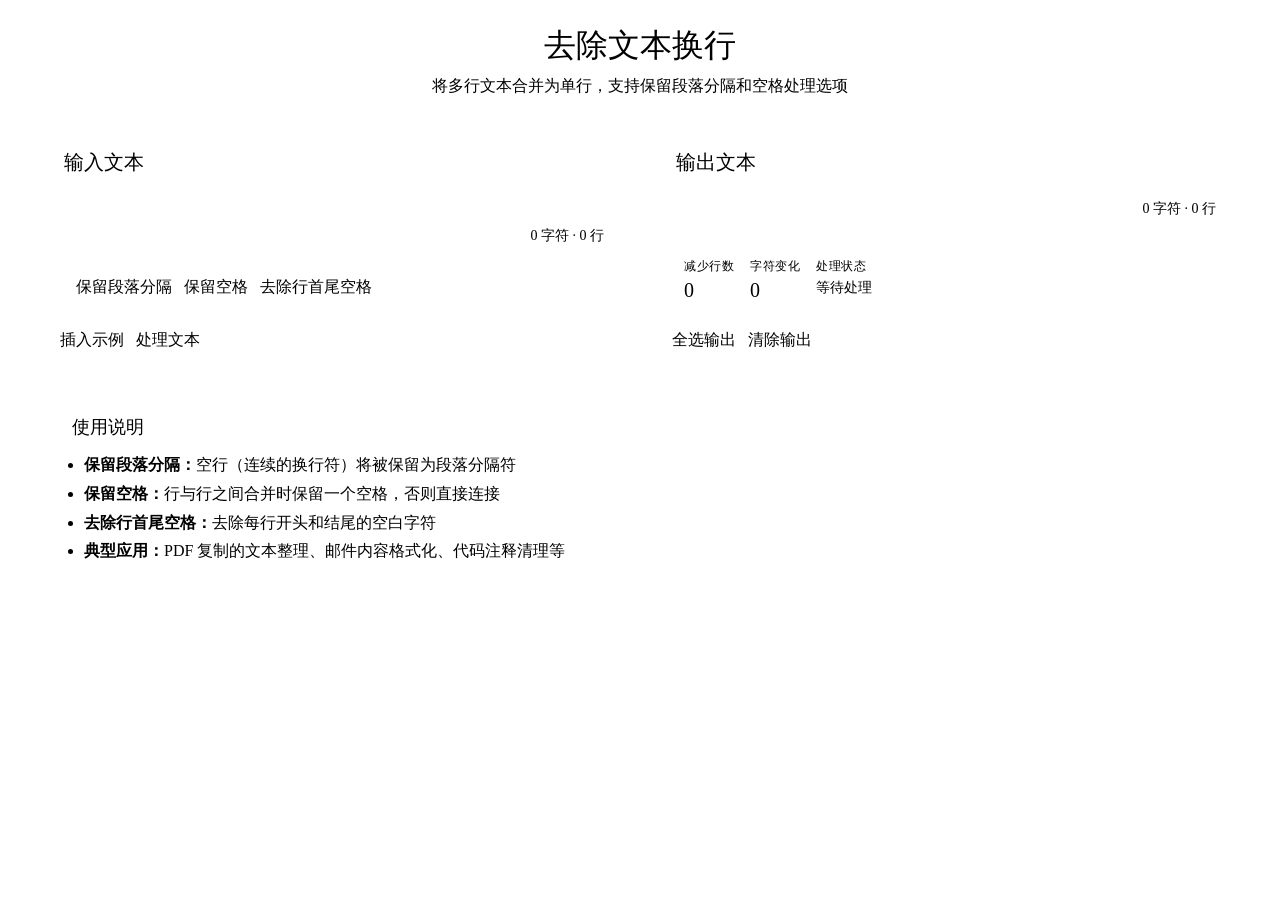
<file: html/去除文本换行/index.html>
<!DOCTYPE html>
<html lang="zh-CN">
<head>
    <meta charset="UTF-8">
    <meta name="viewport" content="width=device-width, initial-scale=1.0">
    <title>去除文本换行</title>
    <!-- 引入 mdui 3 CSS 和 JS -->
    <link rel="stylesheet" href="https://static.hzchu.top/mdui@2/mdui.css">
    <script src="https://static.hzchu.top/mdui@2/mdui.global.js"></script>

    <!-- Filled -->
    <link
    href="/assets/css/icons.css"
    rel="stylesheet"
    />
    <!-- favicon -->
    <link rel="icon" type="image/x-icon" href="/favicon.ico">
    <style>
        body {
            margin: 0;
            padding: 0;
            background-color: var(--mdui-color-surface-container);
        }

        .container {
            max-width: 1200px;
            margin: 0 auto;
            padding: 24px;
        }

        .header {
            text-align: center;
            margin-bottom: 32px;
        }

        .header h1 {
            font-size: 2rem;
            font-weight: 500;
            color: var(--mdui-color-on-surface);
            margin: 0 0 8px 0;
        }

        .header p {
            font-size: 1rem;
            color: var(--mdui-color-on-surface-variant);
            margin: 0;
        }

        .tool-grid {
            display: grid;
            grid-template-columns: 1fr 1fr;
            gap: 24px;
            margin-bottom: 24px;
        }

        @media (max-width: 960px) {
            .tool-grid {
                grid-template-columns: 1fr;
            }
        }

        .section-card {
            display: flex;
            flex-direction: column;
            height: 100%;
        }

        .card-header {
            display: flex;
            justify-content: space-between;
            align-items: center;
            margin-bottom: 16px;
            padding: 0 4px;
        }

        .card-title {
            font-size: 1.25rem;
            font-weight: 500;
            color: var(--mdui-color-on-surface);
        }

        .text-area-container {
            position: relative;
            flex: 1;
            display: flex;
            flex-direction: column;
        }

        mdui-text-field {
            flex: 1;
        }

        .char-count {
            font-size: 0.875rem;
            color: var(--mdui-color-on-surface-variant);
            text-align: right;
            margin-top: 8px;
            padding: 0 4px;
        }

        .options-card {
            margin-top: 16px;
        }

        .option-row {
            display: flex;
            align-items: center;
            gap: 12px;
            padding: 16px;
            flex-wrap: wrap;
        }

        .option-label {
            color: var(--mdui-color-on-surface-variant);
            font-size: 0.875rem;
        }

        .controls {
            display: flex;
            gap: 12px;
            margin-top: 16px;
            flex-wrap: wrap;
        }

        .info-chip {
            display: inline-flex;
            align-items: center;
            padding: 16px;
        }

        .info-text {
            color: var(--mdui-color-on-surface-variant);
            font-size: 0.875rem;
        }

        .stats {
            display: flex;
            gap: 16px;
            margin-top: 12px;
            padding: 12px;
            background-color: var(--mdui-color-surface-container-high);
            border-radius: 8px;
            flex-wrap: wrap;
        }

        .stat-item {
            display: flex;
            flex-direction: column;
            gap: 4px;
        }

        .stat-label {
            font-size: 0.75rem;
            color: var(--mdui-color-on-surface-variant);
            text-transform: uppercase;
            letter-spacing: 0.5px;
        }

        .stat-value {
            font-size: 1.25rem;
            font-weight: 500;
            color: var(--mdui-color-on-surface);
        }

        /* 自定义文本框样式 */
        mdui-text-field::part(input) {
            font-family: 'Consolas', 'Monaco', 'Courier New', monospace;
            line-height: 1.6;
        }
    </style>
</head>
<body>
    <div class="container">
        <div class="header">
            <h1>去除文本换行</h1>
            <p>将多行文本合并为单行，支持保留段落分隔和空格处理选项</p>
        </div>

        <div class="tool-grid">
            <!-- 输入区域 -->
            <mdui-card variant="elevated" class="section-card">
                <div style="padding: 20px; display: flex; flex-direction: column; height: 100%;">
                    <div class="card-header">
                        <span class="card-title">输入文本</span>
                        <mdui-button-icon icon="delete" id="clear-btn"></mdui-button-icon>
                    </div>

                    <div class="text-area-container">
                        <mdui-text-field
                            id="input-text"
                            label="请输入多行文本"
                            placeholder="在此处粘贴或输入多行文本..."
                            rows="12"
                            autosize
                            style="width: 100%;">
                        </mdui-text-field>
                        <div class="char-count">
                            <span id="input-count">0</span> 字符 · <span id="input-lines">0</span> 行
                        </div>
                    </div>

                    <mdui-card variant="outlined" class="options-card">
                        <div class="option-row">
                            <mdui-checkbox id="keep-paragraph" checked>
                                保留段落分隔
                            </mdui-checkbox>
                            <mdui-checkbox id="keep-space">
                                保留空格
                            </mdui-checkbox>
                            <mdui-checkbox id="trim-lines" checked>
                                去除行首尾空格
                            </mdui-checkbox>
                        </div>
                    </mdui-card>

                    <div class="controls">
                        <mdui-button variant="outlined" icon="text_snippet" id="example-btn">
                            插入示例
                        </mdui-button>
                        <mdui-button variant="filled" icon="play_arrow" id="process-btn">
                            处理文本
                        </mdui-button>
                    </div>
                </div>
            </mdui-card>

            <!-- 输出区域 -->
            <mdui-card variant="elevated" class="section-card">
                <div style="padding: 20px; display: flex; flex-direction: column; height: 100%;">
                    <div class="card-header">
                        <span class="card-title">输出文本</span>
                        <mdui-button-icon icon="content_copy" id="copy-btn"></mdui-button-icon>
                    </div>

                    <div class="text-area-container">
                        <mdui-text-field
                            id="output-text"
                            label="处理后的文本"
                            placeholder="处理后的文本将显示在这里..."
                            rows="12"
                            readonly
                            autosize
                            style="width: 100%;">
                        </mdui-text-field>
                        <div class="char-count">
                            <span id="output-count">0</span> 字符 · <span id="output-lines">0</span> 行
                        </div>
                    </div>

                    <mdui-card variant="outlined" class="options-card">
                        <div class="stats">
                            <div class="stat-item">
                                <span class="stat-label">减少行数</span>
                                <span class="stat-value" id="lines-reduced">0</span>
                            </div>
                            <div class="stat-item">
                                <span class="stat-label">字符变化</span>
                                <span class="stat-value" id="chars-changed">0</span>
                            </div>
                            <div class="stat-item">
                                <span class="stat-label">处理状态</span>
                                <span class="stat-value" id="process-status" style="font-size: 0.875rem;">等待处理</span>
                            </div>
                        </div>
                    </mdui-card>

                    <div class="controls">
                        <mdui-button variant="outlined" icon="select_all" id="select-all-btn">
                            全选输出
                        </mdui-button>
                        <mdui-button variant="tonal" icon="clear" id="clear-output-btn">
                            清除输出
                        </mdui-button>
                    </div>
                </div>
            </mdui-card>
        </div>

        <!-- 说明卡片 -->
        <mdui-card variant="outlined">
            <div style="padding: 20px;">
                <div style="display: flex; align-items: center; gap: 12px; margin-bottom: 12px;">
                    <mdui-icon name="info" style="color: var(--mdui-color-primary);"></mdui-icon>
                    <span style="font-size: 1.125rem; font-weight: 500; color: var(--mdui-color-on-surface);">使用说明</span>
                </div>
                <div style="color: var(--mdui-color-on-surface-variant); line-height: 1.8;">
                    <ul style="margin: 0; padding-left: 24px;">
                        <li><strong>保留段落分隔：</strong>空行（连续的换行符）将被保留为段落分隔符</li>
                        <li><strong>保留空格：</strong>行与行之间合并时保留一个空格，否则直接连接</li>
                        <li><strong>去除行首尾空格：</strong>去除每行开头和结尾的空白字符</li>
                        <li><strong>典型应用：</strong>PDF 复制的文本整理、邮件内容格式化、代码注释清理等</li>
                    </ul>
                </div>
            </div>
        </mdui-card>
    </div>

    <script>
        const { snackbar } = mdui;

        document.addEventListener('DOMContentLoaded', function() {
            const inputText = document.getElementById('input-text');
            const outputText = document.getElementById('output-text');
            const processBtn = document.getElementById('process-btn');
            const copyBtn = document.getElementById('copy-btn');
            const clearBtn = document.getElementById('clear-btn');
            const clearOutputBtn = document.getElementById('clear-output-btn');
            const exampleBtn = document.getElementById('example-btn');
            const selectAllBtn = document.getElementById('select-all-btn');
            
            const keepParagraph = document.getElementById('keep-paragraph');
            const keepSpace = document.getElementById('keep-space');
            const trimLines = document.getElementById('trim-lines');
            
            const inputCount = document.getElementById('input-count');
            const outputCount = document.getElementById('output-count');
            const inputLines = document.getElementById('input-lines');
            const outputLines = document.getElementById('output-lines');
            const linesReduced = document.getElementById('lines-reduced');
            const charsChanged = document.getElementById('chars-changed');
            const processStatus = document.getElementById('process-status');
            
            // 更新字符计数
            function updateCharCount() {
                const inputValue = inputText.value;
                const outputValue = outputText.value;
                
                inputCount.textContent = inputValue.length;
                outputCount.textContent = outputValue.length;
                
                const inputLineCount = inputValue ? inputValue.split('\n').length : 0;
                const outputLineCount = outputValue ? outputValue.split('\n').length : 0;
                
                inputLines.textContent = inputLineCount;
                outputLines.textContent = outputLineCount;
                
                // 更新统计
                linesReduced.textContent = inputLineCount - outputLineCount;
                charsChanged.textContent = (outputValue.length - inputValue.length > 0 ? '+' : '') + 
                    (outputValue.length - inputValue.length);
            }
            
            // 插入示例文本
            exampleBtn.addEventListener('click', function() {
                const example = `这是第一段文字，
它被分成了多行。
每一行都有换行符。

这是第二段文字，
前面有一个空行。
这样可以测试段落分隔功能。

    这一行前面有缩进空格。
这一行后面有空格。    
这样可以测试空格处理功能。`;
                
                inputText.value = example;
                updateCharCount();
                processText();
                snackbar({ message: '已插入示例文本', placement: 'top' });
            });
            
            // 处理文本
            function processText() {
                const text = inputText.value;
                
                if (!text.trim()) {
                    processStatus.textContent = '请先输入文本';
                    snackbar({ message: '请先输入文本', placement: 'top' });
                    return;
                }
                
                let result = text;
                
                if (keepParagraph.checked) {
                    // 保留段落：将多个连续换行符替换为特殊标记
                    result = result.replace(/\n\s*\n/g, '<<<PARAGRAPH>>>');
                }
                
                // 分割成行
                let lines = result.split('\n');
                
                // 处理每一行
                if (trimLines.checked) {
                    lines = lines.map(line => line.trim());
                }
                
                // 合并行
                if (keepSpace.checked) {
                    result = lines.join(' ');
                } else {
                    result = lines.join('');
                }
                
                // 恢复段落分隔
                if (keepParagraph.checked) {
                    result = result.replace(/<<<PARAGRAPH>>>/g, '\n\n');
                    // 清理多余的空格
                    result = result.replace(/ +\n/g, '\n').replace(/\n +/g, '\n');
                }
                
                // 清理多余的空格
                if (!keepSpace.checked) {
                    result = result.replace(/\s+/g, ' ').trim();
                } else {
                    result = result.replace(/ +/g, ' ').trim();
                }
                
                outputText.value = result;
                processStatus.textContent = '处理完成';
                updateCharCount();
                
                snackbar({ message: '文本处理完成', placement: 'top' });
            }
            
            // 绑定处理按钮事件
            processBtn.addEventListener('click', processText);
            
            // 实时更新字符计数
            inputText.addEventListener('input', updateCharCount);
            outputText.addEventListener('input', updateCharCount);
            
            // 选项变化时自动处理
            keepParagraph.addEventListener('change', () => {
                if (inputText.value) processText();
            });
            keepSpace.addEventListener('change', () => {
                if (inputText.value) processText();
            });
            trimLines.addEventListener('change', () => {
                if (inputText.value) processText();
            });
            
            // 复制文本
            copyBtn.addEventListener('click', async function() {
                if (!outputText.value) {
                    snackbar({ message: '输出文本为空', placement: 'top' });
                    return;
                }
                
                try {
                    await navigator.clipboard.writeText(outputText.value);
                    snackbar({ message: '已复制到剪贴板', placement: 'top' });
                } catch (err) {
                    // 降级方案
                    outputText.select();
                    document.execCommand('copy');
                    snackbar({ message: '已复制到剪贴板', placement: 'top' });
                }
            });
            
            // 清除输入
            clearBtn.addEventListener('click', function() {
                inputText.value = '';
                updateCharCount();
                processStatus.textContent = '等待处理';
                snackbar({ message: '已清除输入', placement: 'top' });
            });
            
            // 清除输出
            clearOutputBtn.addEventListener('click', function() {
                outputText.value = '';
                updateCharCount();
                processStatus.textContent = '等待处理';
                snackbar({ message: '已清除输出', placement: 'top' });
            });
            
            // 全选输出
            selectAllBtn.addEventListener('click', function() {
                if (!outputText.value) {
                    snackbar({ message: '输出文本为空', placement: 'top' });
                    return;
                }
                outputText.select();
                snackbar({ message: '已全选输出文本', placement: 'top' });
            });
            
            // 初始化字符计数
            updateCharCount();
        });
    </script>
</body>
</html>
</file>
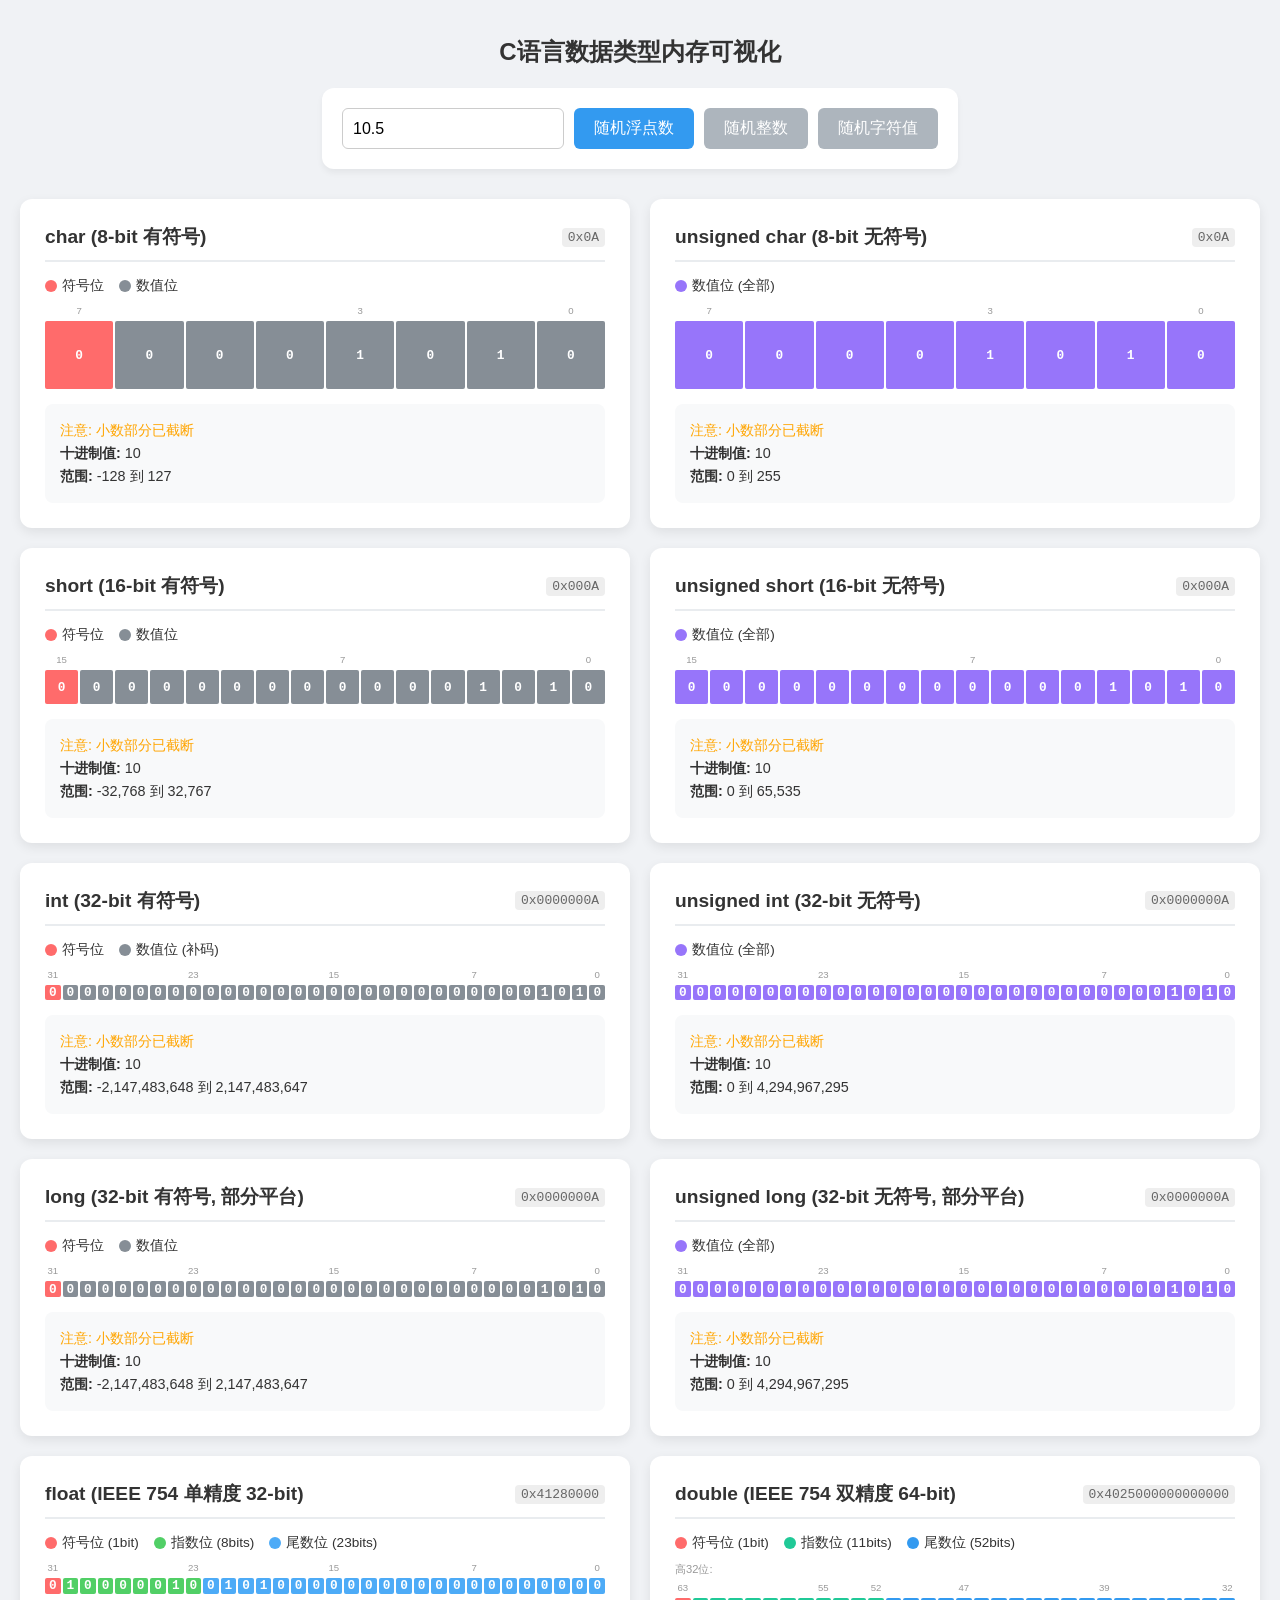
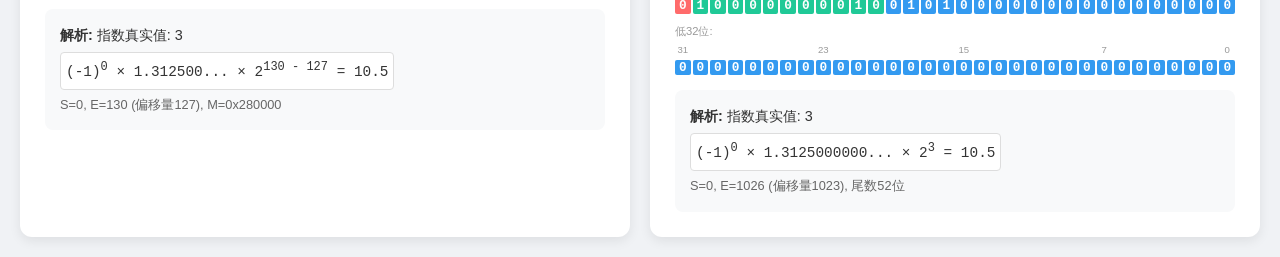
<file: html/可视化展示浮点数或整型/index.html>
<!DOCTYPE html>
<html lang="zh-CN">
<head>
    <meta charset="UTF-8">
    <meta name="viewport" content="width=device-width, initial-scale=1.0">
    <title>C语言数据类型内存可视化工具</title>
    <style>
        :root {
            --bg-color: #f0f2f5;
            --card-bg: #ffffff;
            --text-color: #333;
            --sign-color: #ff6b6b;
            --exp-color: #51cf66;
            --mantissa-color: #4dabf7;
            --int-color: #868e96;
            --border-color: #e9ecef;
            --unsigned-color: #9775fa;
        }

        body {
            font-family: 'Segoe UI', Roboto, Helvetica, Arial, sans-serif;
            background-color: var(--bg-color);
            color: var(--text-color);
            display: flex;
            flex-direction: column;
            align-items: center;
            padding: 20px;
            margin: 0;
        }

        h1 { margin-bottom: 20px; font-size: 1.5rem; }

        .controls {
            background: var(--card-bg);
            padding: 20px;
            border-radius: 12px;
            box-shadow: 0 4px 6px rgba(0,0,0,0.05);
            display: flex;
            gap: 10px;
            margin-bottom: 30px;
            flex-wrap: wrap;
            justify-content: center;
        }

        input {
            padding: 10px;
            border: 1px solid #ccc;
            border-radius: 6px;
            font-size: 1rem;
            width: 200px;
        }

        button {
            padding: 10px 20px;
            border: none;
            border-radius: 6px;
            background-color: #339af0;
            color: white;
            cursor: pointer;
            font-size: 1rem;
            transition: background 0.2s;
        }
        button:hover { background-color: #228be6; }
        button.secondary { background-color: #adb5bd; }
        button.secondary:hover { background-color: #868e96; }

        /* Visualization Section */
        .vis-container {
            display: grid;
            gap: 20px;
            width: 100%;
            max-width: 1400px;
            grid-template-columns: repeat(auto-fit, minmax(500px, 1fr));
        }

        .card {
            background: var(--card-bg);
            border-radius: 12px;
            padding: 25px;
            box-shadow: 0 4px 12px rgba(0,0,0,0.08);
        }

        .card-header {
            display: flex;
            justify-content: space-between;
            align-items: center;
            margin-bottom: 15px;
            border-bottom: 2px solid var(--border-color);
            padding-bottom: 10px;
        }
        
        .card-title { font-size: 1.2rem; font-weight: bold; }
        .hex-display { font-family: monospace; color: #666; background: #eee; padding: 2px 6px; border-radius: 4px;}

        /* Bit Grid */
        .bit-grid {
            display: grid;
            gap: 2px;
            margin-bottom: 10px;
        }
        
        .bit-grid.bits-8 { grid-template-columns: repeat(8, 1fr); }
        .bit-grid.bits-16 { grid-template-columns: repeat(16, 1fr); }
        .bit-grid.bits-32 { grid-template-columns: repeat(32, 1fr); }
        .bit-grid.bits-64 { grid-template-columns: repeat(32, 1fr); }

        .bit-box {
            aspect-ratio: 1;
            display: flex;
            align-items: center;
            justify-content: center;
            font-family: monospace;
            font-size: 0.8rem;
            font-weight: bold;
            color: white;
            border-radius: 2px;
            position: relative;
            cursor: default;
        }

        /* Bit Markers (31, 23, 15, 7, 0) */
        .bit-markers {
            display: grid;
            gap: 2px;
            margin-bottom: 5px;
            font-size: 0.6rem;
            color: #999;
            text-align: center;
        }
        .bit-markers.bits-8 { grid-template-columns: repeat(8, 1fr); }
        .bit-markers.bits-16 { grid-template-columns: repeat(16, 1fr); }
        .bit-markers.bits-32 { grid-template-columns: repeat(32, 1fr); }
        .bit-markers.bits-64 { grid-template-columns: repeat(32, 1fr); }
        
        .marker { visibility: hidden; }
        .marker.visible { visibility: visible; }

        /* Colors */
        .bit-sign { background-color: var(--sign-color); }
        .bit-exp { background-color: var(--exp-color); }
        .bit-mantissa { background-color: var(--mantissa-color); }
        .bit-int { background-color: var(--int-color); }
        .bit-int-sign { background-color: var(--sign-color); }
        .bit-unsigned { background-color: var(--unsigned-color); }
        .bit-double-exp { background-color: #20c997; }
        .bit-double-mantissa { background-color: #339af0; }

        /* Legend & Info */
        .info-panel {
            margin-top: 15px;
            font-size: 0.9rem;
            line-height: 1.6;
            background: #f8f9fa;
            padding: 15px;
            border-radius: 8px;
        }

        .legend {
            display: flex;
            gap: 15px;
            margin-bottom: 10px;
            font-size: 0.85rem;
        }
        .legend-item { display: flex; align-items: center; gap: 5px; }
        .dot { width: 12px; height: 12px; border-radius: 50%; }

        .formula {
            font-family: monospace;
            background: #fff;
            padding: 5px;
            border: 1px solid #ddd;
            border-radius: 4px;
            display: inline-block;
            margin-top: 5px;
        }

        /* Responsive */
        @media (max-width: 1200px) {
            .vis-container { grid-template-columns: 1fr; }
        }
        @media (max-width: 800px) {
            .bit-grid.bits-32, .bit-grid.bits-64 { grid-template-columns: repeat(16, 1fr); }
            .bit-markers.bits-32, .bit-markers.bits-64 { grid-template-columns: repeat(16, 1fr); }
        }
    </style>
</head>
<body>

    <h1>C语言数据类型内存可视化</h1>

    <div class="controls">
        <input type="number" id="numInput" placeholder="输入数字" value="10.5">
        <button onclick="generateRandomFloat()">随机浮点数</button>
        <button onclick="generateRandomInt()" class="secondary">随机整数</button>
        <button onclick="generateRandomChar()" class="secondary">随机字符值</button>
    </div>

    <div class="vis-container">
        
        <!-- char (1 byte) -->
        <div class="card">
            <div class="card-header">
                <span class="card-title">char (8-bit 有符号)</span>
                <span class="hex-display" id="charHex">0x00</span>
            </div>
            <div class="legend">
                <div class="legend-item"><div class="dot" style="background:var(--sign-color)"></div>符号位</div>
                <div class="legend-item"><div class="dot" style="background:var(--int-color)"></div>数值位</div>
            </div>
            <div class="bit-markers bits-8" id="charMarkers"></div>
            <div class="bit-grid bits-8" id="charGrid"></div>
            <div class="info-panel" id="charInfo"></div>
        </div>

        <!-- unsigned char (1 byte) -->
        <div class="card">
            <div class="card-header">
                <span class="card-title">unsigned char (8-bit 无符号)</span>
                <span class="hex-display" id="ucharHex">0x00</span>
            </div>
            <div class="legend">
                <div class="legend-item"><div class="dot" style="background:var(--unsigned-color)"></div>数值位 (全部)</div>
            </div>
            <div class="bit-markers bits-8" id="ucharMarkers"></div>
            <div class="bit-grid bits-8" id="ucharGrid"></div>
            <div class="info-panel" id="ucharInfo"></div>
        </div>

        <!-- short (2 bytes) -->
        <div class="card">
            <div class="card-header">
                <span class="card-title">short (16-bit 有符号)</span>
                <span class="hex-display" id="shortHex">0x0000</span>
            </div>
            <div class="legend">
                <div class="legend-item"><div class="dot" style="background:var(--sign-color)"></div>符号位</div>
                <div class="legend-item"><div class="dot" style="background:var(--int-color)"></div>数值位</div>
            </div>
            <div class="bit-markers bits-16" id="shortMarkers"></div>
            <div class="bit-grid bits-16" id="shortGrid"></div>
            <div class="info-panel" id="shortInfo"></div>
        </div>

        <!-- unsigned short (2 bytes) -->
        <div class="card">
            <div class="card-header">
                <span class="card-title">unsigned short (16-bit 无符号)</span>
                <span class="hex-display" id="ushortHex">0x0000</span>
            </div>
            <div class="legend">
                <div class="legend-item"><div class="dot" style="background:var(--unsigned-color)"></div>数值位 (全部)</div>
            </div>
            <div class="bit-markers bits-16" id="ushortMarkers"></div>
            <div class="bit-grid bits-16" id="ushortGrid"></div>
            <div class="info-panel" id="ushortInfo"></div>
        </div>

        <!-- int (4 bytes) -->
        <div class="card">
            <div class="card-header">
                <span class="card-title">int (32-bit 有符号)</span>
                <span class="hex-display" id="intHex">0x00000000</span>
            </div>
            <div class="legend">
                <div class="legend-item"><div class="dot" style="background:var(--sign-color)"></div>符号位</div>
                <div class="legend-item"><div class="dot" style="background:var(--int-color)"></div>数值位 (补码)</div>
            </div>
            <div class="bit-markers bits-32" id="intMarkers"></div>
            <div class="bit-grid bits-32" id="intGrid"></div>
            <div class="info-panel" id="intInfo"></div>
        </div>

        <!-- unsigned int (4 bytes) -->
        <div class="card">
            <div class="card-header">
                <span class="card-title">unsigned int (32-bit 无符号)</span>
                <span class="hex-display" id="uintHex">0x00000000</span>
            </div>
            <div class="legend">
                <div class="legend-item"><div class="dot" style="background:var(--unsigned-color)"></div>数值位 (全部)</div>
            </div>
            <div class="bit-markers bits-32" id="uintMarkers"></div>
            <div class="bit-grid bits-32" id="uintGrid"></div>
            <div class="info-panel" id="uintInfo"></div>
        </div>

        <!-- long (4 or 8 bytes, showing as 32-bit) -->
        <div class="card">
            <div class="card-header">
                <span class="card-title">long (32-bit 有符号, 部分平台)</span>
                <span class="hex-display" id="longHex">0x00000000</span>
            </div>
            <div class="legend">
                <div class="legend-item"><div class="dot" style="background:var(--sign-color)"></div>符号位</div>
                <div class="legend-item"><div class="dot" style="background:var(--int-color)"></div>数值位</div>
            </div>
            <div class="bit-markers bits-32" id="longMarkers"></div>
            <div class="bit-grid bits-32" id="longGrid"></div>
            <div class="info-panel" id="longInfo"></div>
        </div>

        <!-- unsigned long -->
        <div class="card">
            <div class="card-header">
                <span class="card-title">unsigned long (32-bit 无符号, 部分平台)</span>
                <span class="hex-display" id="ulongHex">0x00000000</span>
            </div>
            <div class="legend">
                <div class="legend-item"><div class="dot" style="background:var(--unsigned-color)"></div>数值位 (全部)</div>
            </div>
            <div class="bit-markers bits-32" id="ulongMarkers"></div>
            <div class="bit-grid bits-32" id="ulongGrid"></div>
            <div class="info-panel" id="ulongInfo"></div>
        </div>

        <!-- IEEE 754 Float Section -->
        <div class="card">
            <div class="card-header">
                <span class="card-title">float (IEEE 754 单精度 32-bit)</span>
                <span class="hex-display" id="floatHex">0x00000000</span>
            </div>
            <div class="legend">
                <div class="legend-item"><div class="dot" style="background:var(--sign-color)"></div>符号位 (1bit)</div>
                <div class="legend-item"><div class="dot" style="background:var(--exp-color)"></div>指数位 (8bits)</div>
                <div class="legend-item"><div class="dot" style="background:var(--mantissa-color)"></div>尾数位 (23bits)</div>
            </div>
            <div class="bit-markers bits-32" id="floatMarkers"></div>
            <div class="bit-grid bits-32" id="floatGrid"></div>
            <div class="info-panel" id="floatInfo"></div>
        </div>

        <!-- IEEE 754 Double Section (showing 64 bits in 2 rows) -->
        <div class="card">
            <div class="card-header">
                <span class="card-title">double (IEEE 754 双精度 64-bit)</span>
                <span class="hex-display" id="doubleHex">0x0000000000000000</span>
            </div>
            <div class="legend">
                <div class="legend-item"><div class="dot" style="background:var(--sign-color)"></div>符号位 (1bit)</div>
                <div class="legend-item"><div class="dot" style="background:#20c997"></div>指数位 (11bits)</div>
                <div class="legend-item"><div class="dot" style="background:#339af0"></div>尾数位 (52bits)</div>
            </div>
            <div style="font-size:0.7rem; color:#999; margin-bottom:5px;">高32位:</div>
            <div class="bit-markers bits-64" id="doubleMarkersHigh"></div>
            <div class="bit-grid bits-64" id="doubleGridHigh"></div>
            <div style="font-size:0.7rem; color:#999; margin:10px 0 5px;">低32位:</div>
            <div class="bit-markers bits-64" id="doubleMarkersLow"></div>
            <div class="bit-grid bits-64" id="doubleGridLow"></div>
            <div class="info-panel" id="doubleInfo"></div>
        </div>

    </div>

    <script>
        const numInput = document.getElementById('numInput');
        
        // Initial Render
        updateVisualization();

        // Event Listener
        numInput.addEventListener('input', updateVisualization);

        function generateRandomFloat() {
            const rand = (Math.random() * 2000) - 1000;
            numInput.value = rand.toFixed(4);
            updateVisualization();
        }

        function generateRandomInt() {
            const min = -2147483648;
            const max = 2147483647;
            const rand = Math.floor(Math.random() * (max - min + 1)) + min;
            numInput.value = rand;
            updateVisualization();
        }

        function generateRandomChar() {
            const rand = Math.floor(Math.random() * 256) - 128;
            numInput.value = rand;
            updateVisualization();
        }

        function updateVisualization() {
            let val = parseFloat(numInput.value);
            if (isNaN(val)) val = 0;

            renderChar(val);
            renderUChar(val);
            renderShort(val);
            renderUShort(val);
            renderInt(val);
            renderUInt(val);
            renderLong(val);
            renderULong(val);
            renderFloat(val);
            renderDouble(val);
        }

        // ============================
        // Helper Functions
        // ============================
        function renderIntegerType(num, bits, id, signed) {
            const intVal = Math.trunc(num);
            let displayVal, binStr, hexStr, min, max;
            
            if (bits === 8) {
                if (signed) {
                    displayVal = ((intVal & 0xFF) << 24) >> 24; // Sign extend
                    min = -128; max = 127;
                } else {
                    displayVal = intVal & 0xFF;
                    min = 0; max = 255;
                }
                binStr = (intVal & 0xFF).toString(2).padStart(8, '0');
                hexStr = "0x" + (intVal & 0xFF).toString(16).toUpperCase().padStart(2, '0');
            } else if (bits === 16) {
                if (signed) {
                    displayVal = ((intVal & 0xFFFF) << 16) >> 16; // Sign extend
                    min = -32768; max = 32767;
                } else {
                    displayVal = intVal & 0xFFFF;
                    min = 0; max = 65535;
                }
                binStr = (intVal & 0xFFFF).toString(2).padStart(16, '0');
                hexStr = "0x" + (intVal & 0xFFFF).toString(16).toUpperCase().padStart(4, '0');
            } else { // 32 bits
                if (signed) {
                    displayVal = intVal | 0;
                    min = -2147483648; max = 2147483647;
                } else {
                    displayVal = intVal >>> 0;
                    min = 0; max = 4294967295;
                }
                binStr = (intVal >>> 0).toString(2).padStart(32, '0');
                hexStr = "0x" + (intVal >>> 0).toString(16).toUpperCase().padStart(8, '0');
            }

            // Clamp value to range
            displayVal = Math.max(min, Math.min(max, displayVal));
            
            document.getElementById(id + 'Hex').innerText = hexStr;
            
            const grid = document.getElementById(id + 'Grid');
            grid.innerHTML = '';
            
            const markers = document.getElementById(id + 'Markers');
            markers.innerHTML = generateMarkersHTML(bits);

            // Render bits
            if (signed) {
                grid.appendChild(createBit(binStr[0], 'bit-int-sign', '符号位'));
                for (let i = 1; i < bits; i++) {
                    grid.appendChild(createBit(binStr[i], 'bit-int', '数值位'));
                }
            } else {
                for (let i = 0; i < bits; i++) {
                    grid.appendChild(createBit(binStr[i], 'bit-unsigned', '数值位'));
                }
            }

            // Info
            const info = document.getElementById(id + 'Info');
            let desc = "";
            if (num !== intVal) {
                desc = `<div style="color:orange;">注意: 小数部分已截断</div>`;
            }
            if (displayVal !== intVal) {
                desc += `<div style="color:red;">注意: 数值溢出，实际存储值为 ${displayVal}</div>`;
            }
            
            info.innerHTML = `
                ${desc}
                <div><strong>十进制值:</strong> ${displayVal}</div>
                <div><strong>范围:</strong> ${min.toLocaleString()} 到 ${max.toLocaleString()}</div>
            `;
        }

        function renderChar(num) { renderIntegerType(num, 8, 'char', true); }
        function renderUChar(num) { renderIntegerType(num, 8, 'uchar', false); }
        function renderShort(num) { renderIntegerType(num, 16, 'short', true); }
        function renderUShort(num) { renderIntegerType(num, 16, 'ushort', false); }
        function renderInt(num) { renderIntegerType(num, 32, 'int', true); }
        function renderUInt(num) { renderIntegerType(num, 32, 'uint', false); }
        function renderLong(num) { renderIntegerType(num, 32, 'long', true); }
        function renderULong(num) { renderIntegerType(num, 32, 'ulong', false); }

        // ============================
        // Float Logic (IEEE 754)
        // ============================
        function renderFloat(num) {
            // Create a buffer to read the raw bits of the float
            const buffer = new ArrayBuffer(4);
            const view = new DataView(buffer);
            view.setFloat32(0, num);
            const uint = view.getUint32(0);
            
            // Get binary string padded to 32 bits
            const binStr = uint.toString(2).padStart(32, '0');
            const hexStr = "0x" + uint.toString(16).toUpperCase().padStart(8, '0');
            
            document.getElementById('floatHex').innerText = hexStr;

            // Generate Bits UI
            const grid = document.getElementById('floatGrid');
            grid.innerHTML = '';
            
            // Markers
            const markers = document.getElementById('floatMarkers');
            markers.innerHTML = generateMarkersHTML();

            // Parse Components
            const signBit = binStr[0];
            const expBits = binStr.substring(1, 9);
            const mantissaBits = binStr.substring(9);

            // Calculation Values
            const S = signBit === '1' ? -1 : 1;
            const E_raw = parseInt(expBits, 2);
            const E_real = E_raw - 127; 
            // Normalized: 1.xxxxx, Denormalized: 0.xxxxx
            let M_val = 1; 
            let mantissaVal = 0;
            
            // Calculate mantissa value (2^-1 + 2^-2 ...)
            for(let i=0; i<mantissaBits.length; i++) {
                if(mantissaBits[i] === '1') {
                    mantissaVal += Math.pow(2, -(i+1));
                }
            }

            let formulaText = "";
            let explanation = "";

            if (E_raw === 255) {
                if (mantissaVal !== 0) explanation = "NaN (Not a Number)";
                else explanation = S === -1 ? "-Infinity" : "+Infinity";
            } else if (E_raw === 0) {
                if (mantissaVal === 0) explanation = "Zero";
                else {
                    // Denormalized
                    M_val = mantissaVal;
                    formulaText = `(-1)<sup>${signBit}</sup> × ${M_val.toFixed(6)} × 2<sup>${1-127}</sup>`;
                    explanation = "非规格化数 (Denormalized)";
                }
            } else {
                // Normalized
                M_val = 1 + mantissaVal;
                formulaText = `(-1)<sup>${signBit}</sup> × ${M_val.toFixed(6)}... × 2<sup>${E_raw} - 127</sup>`;
                explanation = `指数真实值: ${E_real}`;
            }

            // Render Bits
            // Sign
            grid.appendChild(createBit(signBit, 'bit-sign', '符号位'));
            // Exponent
            for (let b of expBits) grid.appendChild(createBit(b, 'bit-exp', '指数位'));
            // Mantissa
            for (let b of mantissaBits) grid.appendChild(createBit(b, 'bit-mantissa', '尾数位'));

            // Render Info
            const info = document.getElementById('floatInfo');
            info.innerHTML = `
                <div><strong>解析:</strong> ${explanation}</div>
                ${formulaText ? `<div class="formula">${formulaText} = ${num}</div>` : ''}
                <div style="margin-top:5px; font-size:0.8rem; color:#666;">
                    S=${signBit}, E=${E_raw} (偏移量127), M=0x${parseInt(mantissaBits, 2).toString(16)}
                </div>
            `;
        }

        // ============================
        // Double Logic (IEEE 754)
        // ============================
        function renderDouble(num) {
            const buffer = new ArrayBuffer(8);
            const view = new DataView(buffer);
            view.setFloat64(0, num);
            
            // Get 64-bit as two 32-bit parts
            const high = view.getUint32(0);
            const low = view.getUint32(4);
            
            const binStrHigh = high.toString(2).padStart(32, '0');
            const binStrLow = low.toString(2).padStart(32, '0');
            const binStr = binStrHigh + binStrLow;
            
            const hexStr = "0x" + high.toString(16).toUpperCase().padStart(8, '0') + 
                           low.toString(16).toUpperCase().padStart(8, '0');
            
            document.getElementById('doubleHex').innerText = hexStr;

            // Parse Components
            const signBit = binStr[0];
            const expBits = binStr.substring(1, 12); // 11 bits
            const mantissaBits = binStr.substring(12); // 52 bits

            // Calculation Values
            const S = signBit === '1' ? -1 : 1;
            const E_raw = parseInt(expBits, 2);
            const E_real = E_raw - 1023; 
            
            let mantissaVal = 0;
            for(let i=0; i<mantissaBits.length; i++) {
                if(mantissaBits[i] === '1') {
                    mantissaVal += Math.pow(2, -(i+1));
                }
            }

            let formulaText = "";
            let explanation = "";

            if (E_raw === 2047) {
                if (mantissaVal !== 0) explanation = "NaN (Not a Number)";
                else explanation = S === -1 ? "-Infinity" : "+Infinity";
            } else if (E_raw === 0) {
                if (mantissaVal === 0) explanation = "Zero";
                else {
                    const M_val = mantissaVal;
                    formulaText = `(-1)<sup>${signBit}</sup> × ${M_val.toFixed(10)} × 2<sup>${1-1023}</sup>`;
                    explanation = "非规格化数";
                }
            } else {
                const M_val = 1 + mantissaVal;
                formulaText = `(-1)<sup>${signBit}</sup> × ${M_val.toFixed(10)}... × 2<sup>${E_real}</sup>`;
                explanation = `指数真实值: ${E_real}`;
            }

            // Render High 32 bits
            const gridHigh = document.getElementById('doubleGridHigh');
            gridHigh.innerHTML = '';
            const markersHigh = document.getElementById('doubleMarkersHigh');
            markersHigh.innerHTML = generateMarkersHTML(64, true);
            
            // Sign (1 bit)
            gridHigh.appendChild(createBit(signBit, 'bit-sign', '符号位'));
            // Exponent (11 bits, first 11 bits of expBits fill rest of high word)
            for (let i = 0; i < 11; i++) {
                gridHigh.appendChild(createBit(expBits[i], 'bit-double-exp', '指数位'));
            }
            // Mantissa (first 20 bits in high word)
            for (let i = 0; i < 20; i++) {
                gridHigh.appendChild(createBit(mantissaBits[i], 'bit-double-mantissa', '尾数位'));
            }

            // Render Low 32 bits (remaining 32 bits of mantissa)
            const gridLow = document.getElementById('doubleGridLow');
            gridLow.innerHTML = '';
            const markersLow = document.getElementById('doubleMarkersLow');
            markersLow.innerHTML = generateMarkersHTML(64, false);
            
            for (let i = 20; i < 52; i++) {
                gridLow.appendChild(createBit(mantissaBits[i], 'bit-double-mantissa', '尾数位'));
            }

            const info = document.getElementById('doubleInfo');
            info.innerHTML = `
                <div><strong>解析:</strong> ${explanation}</div>
                ${formulaText ? `<div class="formula">${formulaText} = ${num}</div>` : ''}
                <div style="margin-top:5px; font-size:0.8rem; color:#666;">
                    S=${signBit}, E=${E_raw} (偏移量1023), 尾数52位
                </div>
            `;
        }

        // Helper to create bit div
        function createBit(val, className, tooltip) {
            const div = document.createElement('div');
            div.className = `bit-box ${className}`;
            div.textContent = val;
            div.title = tooltip;
            return div;
        }

        // Helper for markers
        function generateMarkersHTML(bits, isHigh) {
            let html = '';
            if (bits === 8) {
                for (let i = 7; i >= 0; i--) {
                    const visible = (i === 7 || i === 0 || i === 3) ? 'visible' : '';
                    html += `<div class="marker ${visible}">${i}</div>`;
                }
            } else if (bits === 16) {
                for (let i = 15; i >= 0; i--) {
                    const visible = (i === 15 || i === 0 || i === 7 || (i+1)%8 === 0) ? 'visible' : '';
                    html += `<div class="marker ${visible}">${i}</div>`;
                }
            } else if (bits === 64) {
                // For 64-bit shown in 2 rows
                if (isHigh) {
                    for (let i = 63; i >= 32; i--) {
                        const visible = (i === 63 || i === 32 || i === 52 || (i+1)%8 === 0) ? 'visible' : '';
                        html += `<div class="marker ${visible}">${i}</div>`;
                    }
                } else {
                    for (let i = 31; i >= 0; i--) {
                        const visible = (i === 31 || i === 0 || (i+1)%8 === 0) ? 'visible' : '';
                        html += `<div class="marker ${visible}">${i}</div>`;
                    }
                }
            } else { // 32 bits
                for (let i = 31; i >= 0; i--) {
                    const visible = (i === 31 || i === 0 || i === 23 || (i+1)%8 === 0) ? 'visible' : '';
                    html += `<div class="marker ${visible}">${i}</div>`;
                }
            }
            return html;
        }

    </script>
</body>
</html>
</file>
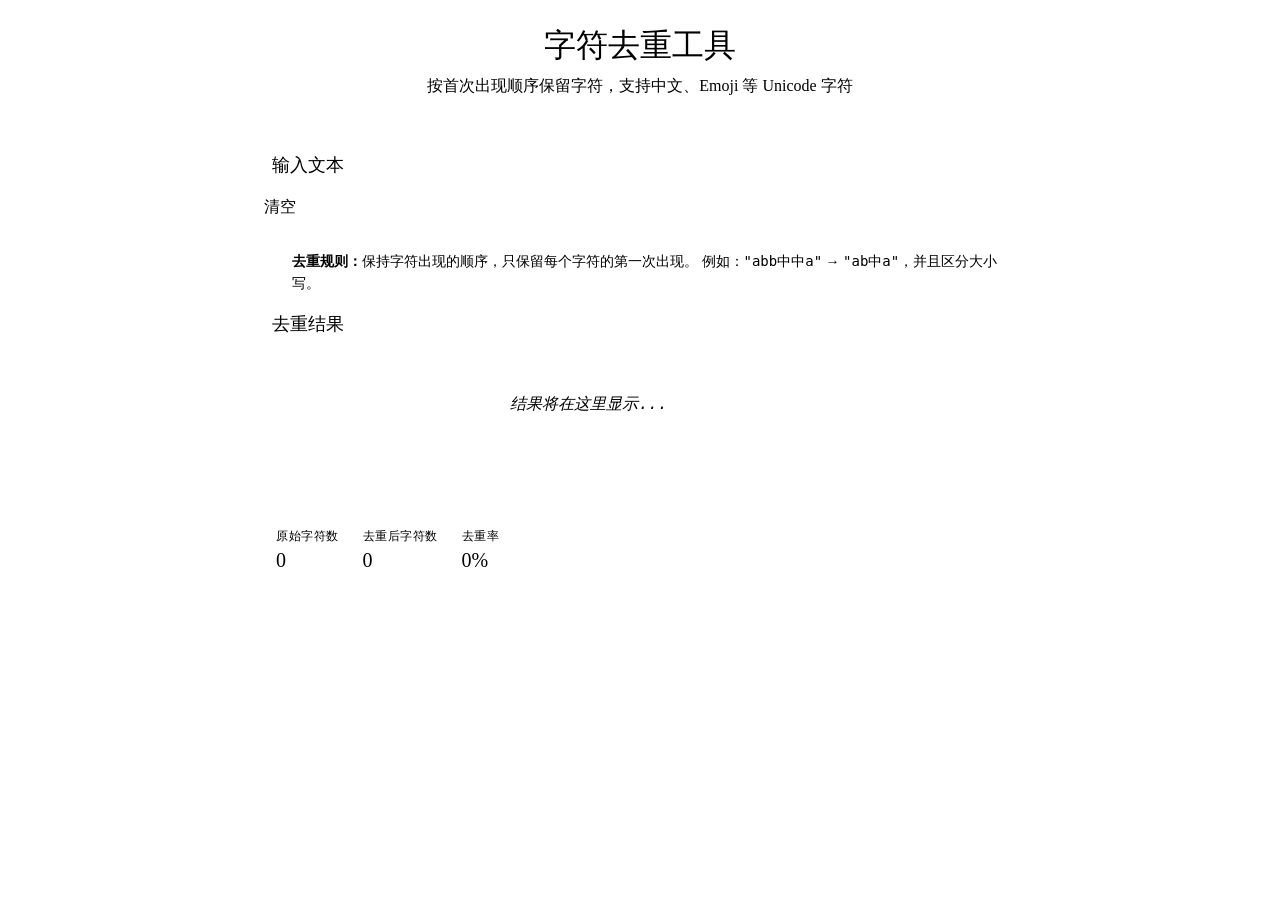
<file: html/字符去重/index.html>
<!DOCTYPE html>
<html lang="zh-CN">
<head>
    <meta charset="UTF-8">
    <meta name="viewport" content="width=device-width, initial-scale=1.0">
    <title>字符去重（按首次出现）</title>
    <!-- 引入 mdui 3 CSS 和 JS -->
    <link rel="stylesheet" href="https://static.hzchu.top/mdui@2/mdui.css">
    <script src="https://static.hzchu.top/mdui@2/mdui.global.js"></script>

    <!-- Filled -->
    <link
    href="/assets/css/icons.css"
    rel="stylesheet"
    />
    <!-- favicon -->
    <link rel="icon" type="image/x-icon" href="/favicon.ico">
    <style>
        body {
            margin: 0;
            padding: 0;
            background-color: var(--mdui-color-surface-container);
        }

        .container {
            max-width: 800px;
            margin: 0 auto;
            padding: 24px;
        }

        .header {
            text-align: center;
            margin-bottom: 32px;
        }

        .header h1 {
            font-size: 2rem;
            font-weight: 500;
            color: var(--mdui-color-on-surface);
            margin: 0 0 8px 0;
        }

        .header p {
            font-size: 1rem;
            color: var(--mdui-color-on-surface-variant);
            margin: 0;
        }

        .main-card {
            margin-bottom: 24px;
        }

        .card-content {
            padding: 24px;
        }

        .section-title {
            font-size: 1.125rem;
            font-weight: 500;
            color: var(--mdui-color-on-surface);
            margin-bottom: 16px;
            display: flex;
            align-items: center;
            gap: 8px;
        }

        .input-area {
            margin-bottom: 20px;
        }

        .controls {
            display: flex;
            gap: 12px;
            flex-wrap: wrap;
            margin-bottom: 16px;
        }

        .hint-card {
            margin: 20px 0;
        }

        .hint-content {
            padding: 16px;
            display: flex;
            align-items: flex-start;
            gap: 12px;
        }

        .hint-text {
            color: var(--mdui-color-on-surface-variant);
            font-size: 0.875rem;
            line-height: 1.6;
        }

        .result-area {
            position: relative;
        }

        .result-header {
            display: flex;
            justify-content: space-between;
            align-items: center;
            margin-bottom: 16px;
        }

        .result-display {
            background-color: var(--mdui-color-surface-variant);
            padding: 16px;
            border-radius: 8px;
            min-height: 120px;
            font-family: 'Consolas', 'Monaco', 'Courier New', monospace;
            font-size: 1rem;
            line-height: 1.6;
            word-break: break-word;
            white-space: pre-wrap;
            color: var(--mdui-color-on-surface-variant);
        }

        .empty-state {
            color: var(--mdui-color-outline);
            font-style: italic;
        }

        .stats {
            display: flex;
            gap: 24px;
            margin-top: 12px;
            padding: 12px;
            background-color: var(--mdui-color-surface-container-high);
            border-radius: 8px;
        }

        .stat-item {
            display: flex;
            flex-direction: column;
            gap: 4px;
        }

        .stat-label {
            font-size: 0.75rem;
            color: var(--mdui-color-on-surface-variant);
            text-transform: uppercase;
            letter-spacing: 0.5px;
        }

        .stat-value {
            font-size: 1.25rem;
            font-weight: 500;
            color: var(--mdui-color-on-surface);
        }

        /* 自定义文本框样式 */
        mdui-text-field::part(input) {
            font-family: 'Consolas', 'Monaco', 'Courier New', monospace;
            line-height: 1.6;
        }
    </style>
</head>
<body>
    <div class="container">
        <div class="header">
            <h1>字符去重工具</h1>
            <p>按首次出现顺序保留字符，支持中文、Emoji 等 Unicode 字符</p>
        </div>

        <!-- 主卡片 -->
        <mdui-card variant="elevated" class="main-card">
            <div class="card-content">
                <!-- 输入区域 -->
                <div class="input-area">
                    <div class="section-title">
                        <mdui-icon name="input"></mdui-icon>
                        输入文本
                    </div>
                    <mdui-text-field
                        id="input"
                        label="请输入字符串"
                        placeholder="在这里粘贴或输入文本（支持中文、Emoji 等）"
                        rows="6"
                        autosize
                        style="width: 100%;">
                    </mdui-text-field>
                </div>

                <!-- 操作按钮 -->
                <div class="controls">
                    <!-- <mdui-button variant="filled" icon="filter_list" id="dedupeBtn">
                        去重并显示
                    </mdui-button> -->
                    <mdui-button variant="tonal" icon="delete" id="clearBtn">
                        清空
                    </mdui-button>
                </div>

                <!-- 提示信息 -->
                <mdui-card variant="outlined" class="hint-card">
                    <div class="hint-content">
                        <mdui-icon name="info" style="color: var(--mdui-color-primary);"></mdui-icon>
                        <div class="hint-text">
                            <strong>去重规则：</strong>保持字符出现的顺序，只保留每个字符的第一次出现。
                            例如：<code>"abb中中a"</code> → <code>"ab中a"</code>，并且区分大小写。
                        </div>
                    </div>
                </mdui-card>

                <mdui-divider style="margin: 24px 0;"></mdui-divider>

                <!-- 输出区域 -->
                <div class="result-area">
                    <div class="result-header">
                        <div class="section-title" style="margin-bottom: 0;">
                            <mdui-icon name="output"></mdui-icon>
                            去重结果
                        </div>
                        <mdui-button-icon icon="content_copy" id="copyBtn"></mdui-button-icon>
                    </div>
                    
                    <div class="result-display" id="result">
                        <span class="empty-state">结果将在这里显示...</span>
                    </div>

                    <!-- 统计信息 -->
                    <div class="stats">
                        <div class="stat-item">
                            <span class="stat-label">原始字符数</span>
                            <span class="stat-value" id="originalCount">0</span>
                        </div>
                        <div class="stat-item">
                            <span class="stat-label">去重后字符数</span>
                            <span class="stat-value" id="dedupedCount">0</span>
                        </div>
                        <div class="stat-item">
                            <span class="stat-label">去重率</span>
                            <span class="stat-value" id="dedupRate">0%</span>
                        </div>
                    </div>
                </div>
            </div>
        </mdui-card>
    </div>

    <script>
        const { snackbar } = mdui;

        const input = document.getElementById('input');
        const resultEl = document.getElementById('result');
        const dedupeBtn = document.getElementById('dedupeBtn');
        const copyBtn = document.getElementById('copyBtn');
        const clearBtn = document.getElementById('clearBtn');
        const originalCountEl = document.getElementById('originalCount');
        const dedupedCountEl = document.getElementById('dedupedCount');
        const dedupRateEl = document.getElementById('dedupRate');

        // 去重函数：按首次出现保留字符（支持 emoji / 码点）
        function dedupeByFirstOccurrence(str) {
            const seen = new Set();
            let out = '';
            // for...of 遍历的是 unicode 码点（不会把 emoji 拆开）
            for (const ch of str) {
                if (!seen.has(ch)) {
                    seen.add(ch);
                    out += ch;
                }
            }
            return out;
        }

        function updateResult() {
            const text = input.value;
            const deduped = dedupeByFirstOccurrence(text);
            
            // 更新显示
            if (deduped) {
                resultEl.innerHTML = deduped;
                resultEl.style.color = 'var(--mdui-color-on-surface)';
            } else {
                resultEl.innerHTML = '<span class="empty-state">（结果为空）</span>';
            }

            // 更新统计信息
            const originalLength = Array.from(text).length; // 正确计算 Unicode 字符数
            const dedupedLength = Array.from(deduped).length;
            const rate = originalLength > 0 ? 
                Math.round((1 - dedupedLength / originalLength) * 100) : 0;

            originalCountEl.textContent = originalLength;
            dedupedCountEl.textContent = dedupedLength;
            dedupRateEl.textContent = rate + '%';
        }

        // 实时更新（输入时）
        input.addEventListener('input', updateResult);

        // 去重按钮
        dedupeBtn.addEventListener('click', () => {
            if (!input.value.trim()) {
                snackbar({ message: '请先输入文本', placement: 'top' });
                return;
            }
            updateResult();
            snackbar({ message: '去重完成', placement: 'top' });
        });

        // 复制结果到剪贴板
        copyBtn.addEventListener('click', async () => {
            const text = resultEl.textContent || '';
            if (!text || text === '（结果为空）' || text === '结果将在这里显示...') {
                snackbar({ message: '没有可以复制的内容', placement: 'top' });
                return;
            }
            
            try {
                await navigator.clipboard.writeText(text);
                snackbar({ message: '已复制到剪贴板', placement: 'top' });
            } catch (err) {
                // 回退方案
                const ta = document.createElement('textarea');
                ta.value = text;
                ta.style.position = 'fixed';
                ta.style.opacity = '0';
                document.body.appendChild(ta);
                ta.select();
                try {
                    document.execCommand('copy');
                    snackbar({ message: '已复制到剪贴板', placement: 'top' });
                } catch (e) {
                    snackbar({ message: '复制失败，请手动复制', placement: 'top' });
                } finally {
                    document.body.removeChild(ta);
                }
            }
        });

        // 清空
        clearBtn.addEventListener('click', () => {
            input.value = '';
            updateResult();
            input.focus();
            snackbar({ message: '已清空输入', placement: 'top' });
        });

        // 初始化
        updateResult();
    </script>
</body>
</html>
</file>
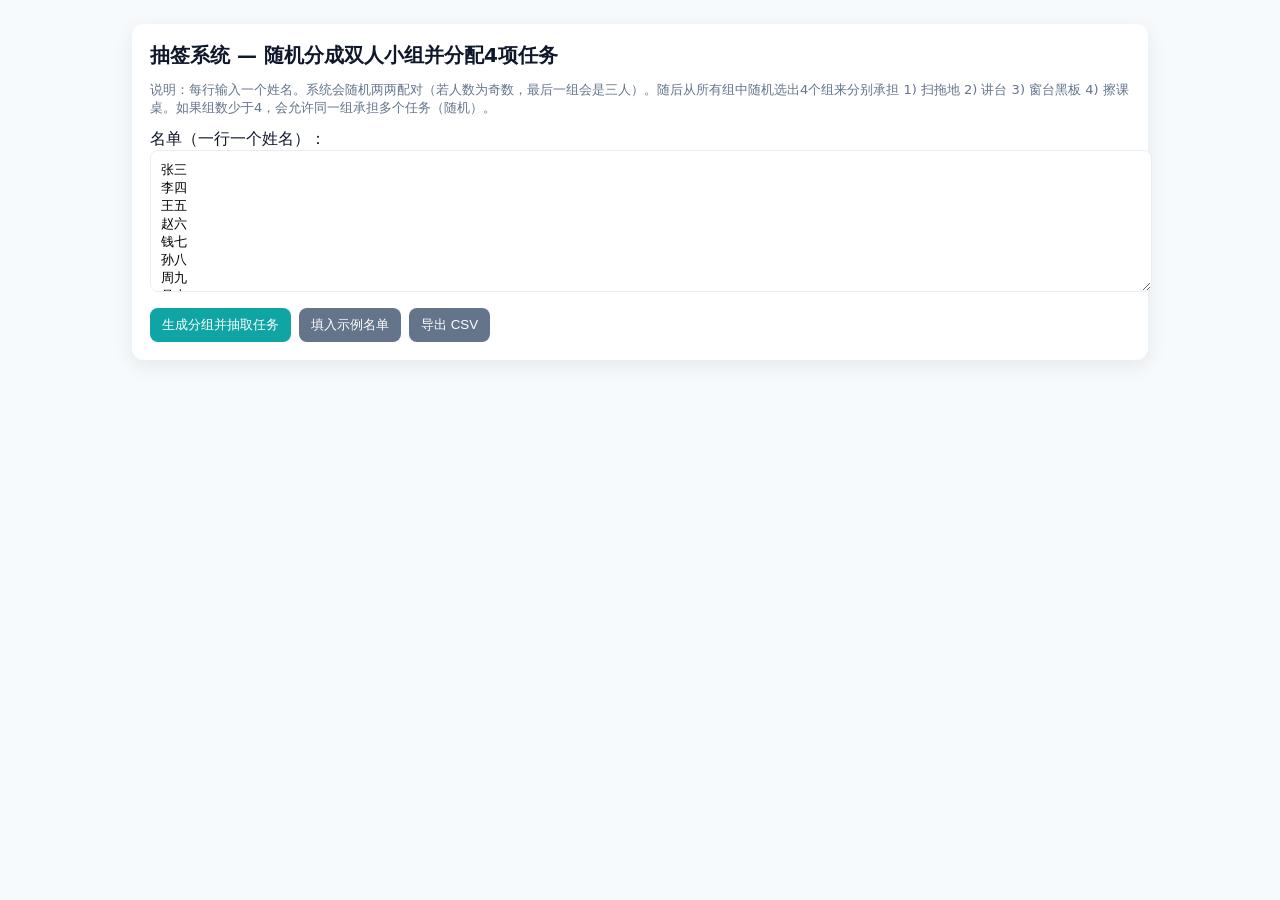
<file: html/抽签分组并分配任务/index.html>
<!doctype html>
<html lang="zh-CN">
<head>
  <meta charset="utf-8">
  <meta name="viewport" content="width=device-width,initial-scale=1">
  <title>抽签分组并分配任务（双人小组）</title>
  <style>
    body{font-family:system-ui,-apple-system,Segoe UI,Roboto,'Noto Sans CJK SC',"Microsoft Yahei",Arial;margin:24px;background:#f7fafc;color:#0f172a}
    .card{background:#fff;border-radius:12px;padding:18px;box-shadow:0 6px 20px rgba(15,23,42,0.08);max-width:980px;margin:0 auto}
    h1{font-size:20px;margin:0 0 12px}
    textarea{width:100%;min-height:120px;padding:10px;border-radius:8px;border:1px solid #e6edf3;resize:vertical}
    .row{display:flex;gap:12px;align-items:center;margin-top:12px}
    .btn{padding:8px 12px;border-radius:8px;border:0;background:#0ea5a4;color:white;cursor:pointer}
    .btn.secondary{background:#64748b}
    table{width:100%;border-collapse:collapse;margin-top:16px}
    th,td{padding:10px;border-bottom:1px solid #eef2f7;text-align:left}
    th{background:#f1f5f9}
    .muted{color:#64748b;font-size:13px}
    .small{font-size:13px}
    .controls{display:flex;gap:8px;flex-wrap:wrap}
    .sample{background:#f8fafc;border-radius:6px;padding:8px;font-size:13px;color:#334155}
  </style>
</head>
<body>
  <div class="card">
    <h1>抽签系统 — 随机分成双人小组并分配4项任务</h1>
    <div class="muted">说明：每行输入一个姓名。系统会随机两两配对（若人数为奇数，最后一组会是三人）。随后从所有组中随机选出4个组来分别承担 1) 扫拖地 2) 讲台 3) 窗台黑板 4) 擦课桌。如果组数少于4，会允许同一组承担多个任务（随机）。</div>

    <div style="margin-top:12px">名单（一行一个姓名）：</div>
    <textarea id="names" placeholder="例：\n张三\n李四\n王五\n赵六\n...">张三
李四
王五
赵六
钱七
孙八
周九
吴十</textarea>

    <div class="row">
      <div class="controls">
        <button class="btn" id="generate">生成分组并抽取任务</button>
        <button class="btn secondary" id="shuffleSample">填入示例名单</button>
        <button class="btn secondary" id="exportCsv">导出 CSV</button>
      </div>
    </div>

    <div id="result"></div>
  </div>

  <script>
    // 任务列表
    const TASKS = ['扫拖地','讲台','窗台黑板','擦课桌'];

    // 使用加密随机（如果可用）做 Fisher-Yates 洗牌
    function randomInt(max){
      if(window.crypto && crypto.getRandomValues){
        const arr = new Uint32Array(1);
        crypto.getRandomValues(arr);
        return arr[0] % max;
      }
      return Math.floor(Math.random()*max);
    }

    function shuffle(array){
      const a = array.slice();
      for(let i=a.length-1;i>0;i--){
        const j = randomInt(i+1);
        [a[i],a[j]]=[a[j],a[i]];
      }
      return a;
    }

    function makePairs(names){
      const shuffled = shuffle(names);
      const groups = [];
      for(let i=0;i<shuffled.length;i+=2){
        if(i+1<shuffled.length){
          groups.push([shuffled[i],shuffled[i+1]]);
        }else{
          // 如果是最后一个单独的，合并到前一组（变成三人）
          if(groups.length>0){
            groups[groups.length-1].push(shuffled[i]);
          }else{
            groups.push([shuffled[i]]);
          }
        }
      }
      return groups;
    }

    function pickGroupsForTasks(groups){
      const n = groups.length;
      const idxs = [];
      if(n>=TASKS.length){
        // 不重复选择
        const order = shuffle(Array.from({length:n},(_,i)=>i));
        for(let t=0;t<TASKS.length;t++) idxs.push(order[t]);
      }else{
        // 组数少于任务数，允许重复选择（随机）
        for(let t=0;t<TASKS.length;t++) idxs.push(randomInt(n));
      }
      return idxs; // 长度为 TASKS.length 的组索引数组
    }

    function assignTasks(groups){
      const assignment = groups.map(() => ({tasks: []}));
      const picked = pickGroupsForTasks(groups);
      for(let i=0;i<TASKS.length;i++){
        const g = picked[i];
        assignment[g].tasks.push(TASKS[i]);
      }
      return assignment; // 与 groups 同长度的数组，包含 tasks 列表
    }

    function renderTable(groups, assignment){
      let html = '';
      html += '<table><thead><tr><th style="width:8%">组号</th><th style="width:45%">成员</th><th>分配任务</th></tr></thead><tbody>';
      for(let i=0;i<groups.length;i++){
        const members = groups[i].join('，');
        const tasks = assignment[i].tasks.length? assignment[i].tasks.join(' / '):'<span class="muted">无</span>';
        html += `<tr><td>${i+1}</td><td>${escapeHtml(members)}</td><td>${escapeHtml(tasks)}</td></tr>`;
      }
      html += '</tbody></table>';
      return html;
    }

    function escapeHtml(s){
      if(typeof s !== 'string') return s;
      return s.replace(/[&<>\"]/g, c => ({'&':'&amp;','<':'&lt;','>':'&gt;','"':'&quot;','\\':'\\\\'})[c]);
    }

    function exportCsv(groups, assignment){
      const rows = [['组号','成员','分配任务']];
      for(let i=0;i<groups.length;i++){
        rows.push([i+1, groups[i].join(' / '), assignment[i].tasks.join(' / ') ]);
      }
      const csv = rows.map(r => r.map(cell => '"'+String(cell).replace(/"/g,'""')+'"').join(',')).join('\n');
      const blob = new Blob([csv],{type:'text/csv;charset=utf-8;'});
      const url = URL.createObjectURL(blob);
      const a = document.createElement('a');
      a.href = url;
      a.download = '分组任务分配.csv';
      document.body.appendChild(a);
      a.click();
      a.remove();
      URL.revokeObjectURL(url);
    }

    document.getElementById('generate').addEventListener('click', ()=>{
      const raw = document.getElementById('names').value.trim();
      if(!raw){
        alert('请在文本框中输入至少一个姓名（每行一个）。');
        return;
      }
      const names = raw.split('\n').map(s=>s.trim()).filter(s=>s.length>0);
      if(names.length===0){ alert('找不到有效姓名。'); return; }

      const groups = makePairs(names);
      const assignment = assignTasks(groups);
      const tableHtml = renderTable(groups, assignment);
      const info = `<div class="small">共 ${names.length} 人，分成 ${groups.length} 组（若最后一组为三人则为三人组）。随机选出 ${TASKS.length} 个组来承担四项任务。</div>`;
      document.getElementById('result').innerHTML = info + tableHtml;

      // 将数据保存在 element 上，供导出使用
      document.getElementById('result').dataset.groups = JSON.stringify(groups);
      document.getElementById('result').dataset.assignment = JSON.stringify(assignment);
    });

    document.getElementById('exportCsv').addEventListener('click', ()=>{
      const el = document.getElementById('result');
      if(!el.dataset.groups){ alert('请先生成一次分配结果，然后再导出。'); return; }
      const groups = JSON.parse(el.dataset.groups);
      const assignment = JSON.parse(el.dataset.assignment);
      exportCsv(groups, assignment);
    });

    document.getElementById('shuffleSample').addEventListener('click', ()=>{
      const sample = ['陈一','李二','张三','王四','赵五','钱六','孙七','周八','吴九'];
      document.getElementById('names').value = sample.join('\n');
    });

  </script>
</body>
</html>
</file>
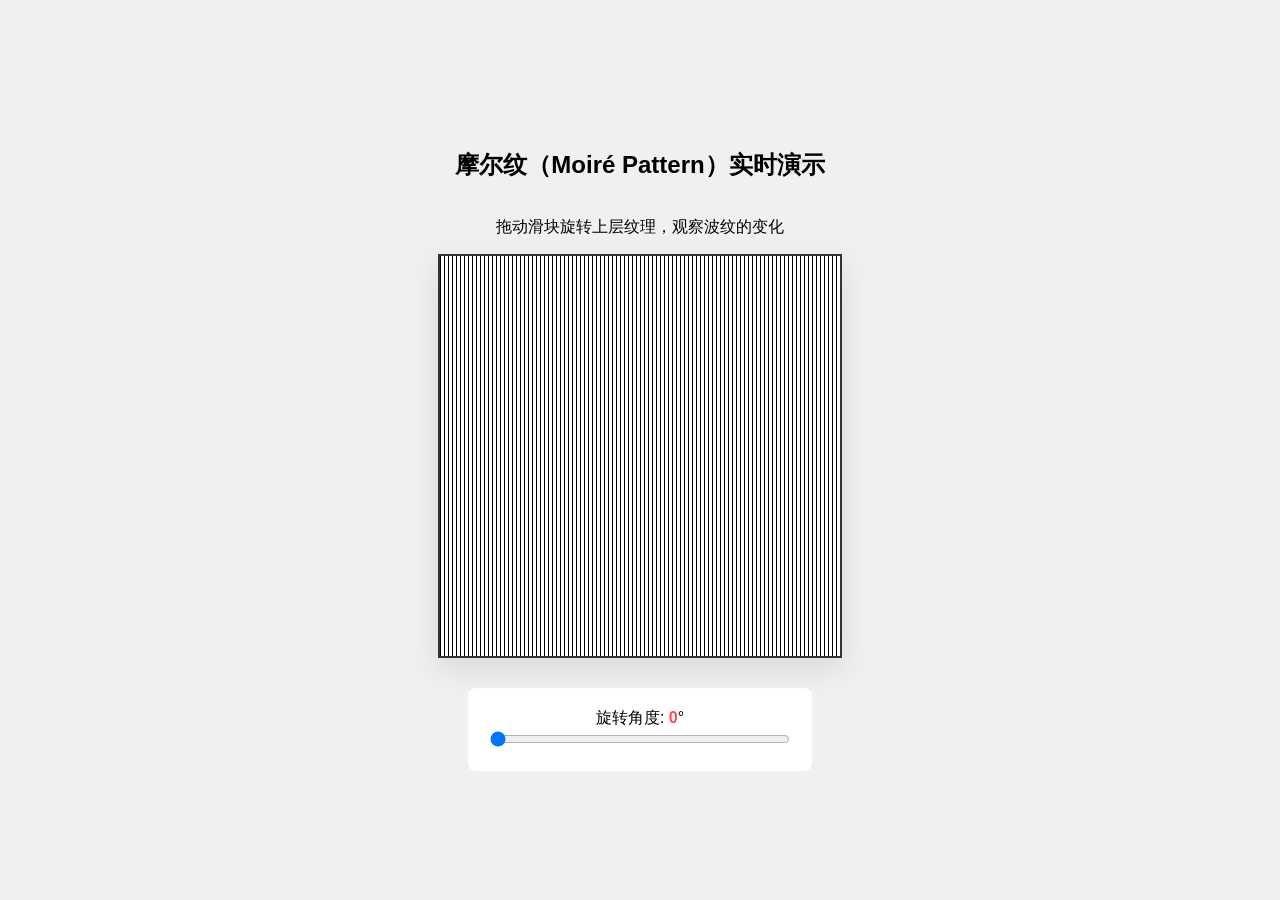
<file: html/摩尔纹/index.html>
<!DOCTYPE html>
<html lang="zh-CN">
<head>
    <meta charset="UTF-8">
    <title>摩尔纹现象演示</title>
    <style>
        body {
            display: flex;
            flex-direction: column;
            align-items: center;
            justify-content: center;
            height: 100vh;
            margin: 0;
            background-color: #f0f0f0;
            font-family: sans-serif;
        }

        .container {
            position: relative;
            width: 400px;
            height: 400px;
            background: white;
            border: 2px solid #333;
            overflow: hidden;
            box-shadow: 0 10px 30px rgba(0,0,0,0.1);
        }

        /* 基础底层纹理 */
        .layer {
            position: absolute;
            top: -50%;
            left: -50%;
            width: 200%;
            height: 200%;
            /* 使用线性渐变创建细密条纹 */
            background: repeating-linear-gradient(
                90deg,
                #000,
                #000 1px,
                transparent 1px,
                transparent 4px
            );
        }

        /* 可旋转的上层纹理 */
        #top-layer {
            opacity: 0.6; /* 设置半透明以便观察干涉 */
            cursor: move;
            transition: transform 0.1s linear;
        }

        .controls {
            margin-top: 30px;
            text-align: center;
            background: white;
            padding: 20px;
            border-radius: 8px;
        }

        input {
            width: 300px;
            cursor: pointer;
        }

        span {
            font-weight: bold;
            color: #ff4757;
        }
    </style>
</head>
<body>

    <h2>摩尔纹（Moiré Pattern）实时演示</h2>
    <p>拖动滑块旋转上层纹理，观察波纹的变化</p>

    <div class="container">
        <div class="layer"></div>
        <div id="top-layer" class="layer"></div>
    </div>

    <div class="controls">
        <label for="rotate">旋转角度: <span id="angle-val">0</span>°</label><br>
        <input type="range" id="rotate" min="0" max="360" value="0">
    </div>

    <script>
        const slider = document.getElementById('rotate');
        const topLayer = document.getElementById('top-layer');
        const angleVal = document.getElementById('angle-val');

        slider.addEventListener('input', (e) => {
            const angle = e.target.value;
            topLayer.style.transform = `rotate(${angle}deg)`;
            angleVal.textContent = angle;
        });
    </script>

</body>
</html>
</file>
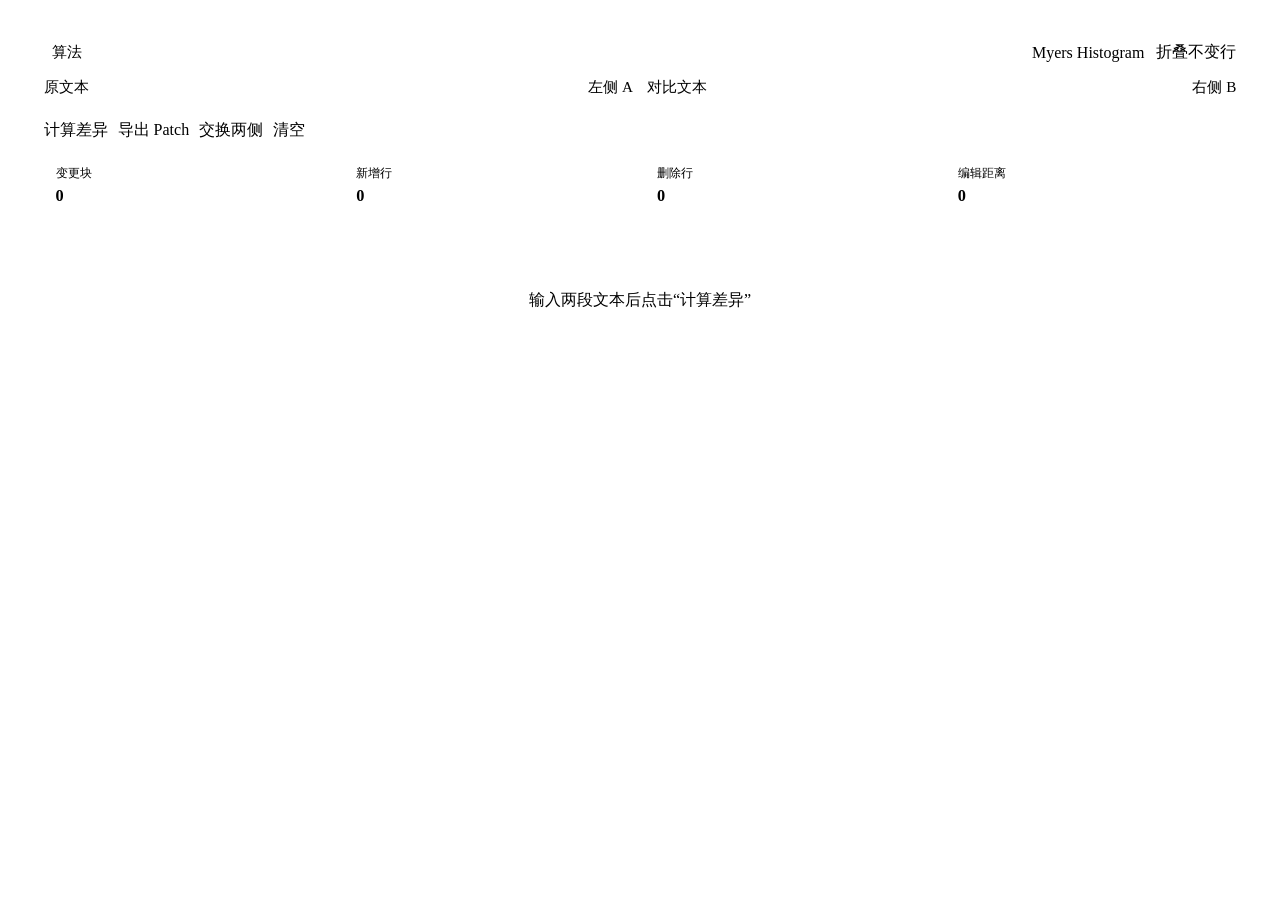
<file: html/文本差异比对/index.html>
<!DOCTYPE html>
<html lang="zh-CN">
<head>
  <meta charset="UTF-8">
  <meta name="viewport" content="width=device-width, initial-scale=1.0">
  <title>文本差异比对</title>
  <link rel="stylesheet" href="https://static.hzchu.top/mdui@2/mdui.css">
  <script src="https://static.hzchu.top/mdui@2/mdui.global.js"></script>
  <link href="https://cfproxy.hzchu.top/https://fonts.googleapis.com/icon?family=Material+Icons" rel="stylesheet">
  <link rel="icon" type="image/x-icon" href="/favicon.ico">
  <style>
    :root {
      --bg-grad-a: #f3f0ff;
      --bg-grad-b: #e7f3ff;
      --bg-grad-c: #f3fff7;
      --diff-add: #e6ffec;
      --diff-del: #ffebe9;
      --diff-eq: #ffffff;
      --diff-mut: #fff8c5;
      --diff-empty: #f6f8fa;
      --line-num: var(--mdui-color-on-surface-variant);
      --mono: "Cascadia Code", "JetBrains Mono", "Consolas", monospace;
    }

    * {
      box-sizing: border-box;
    }

    body {
      margin: 0;
      min-height: 100vh;
      background: radial-gradient(1200px 500px at 0% -10%, var(--bg-grad-a), transparent),
                  radial-gradient(900px 500px at 100% 0%, var(--bg-grad-b), transparent),
                  linear-gradient(135deg, var(--bg-grad-c), var(--mdui-color-surface));
      color: var(--mdui-color-on-surface);
    }

    .container {
      width: min(1320px, 96vw);
      margin: 0 auto;
      padding: 24px 0 28px;
      display: grid;
      gap: 16px;
      animation: fade-up .38s ease-out;
    }

    .hero {
      padding: 24px;
      border-radius: 24px;
      background: linear-gradient(140deg,
        color-mix(in srgb, var(--mdui-color-primary-container) 80%, white 20%),
        color-mix(in srgb, var(--mdui-color-tertiary-container) 76%, white 24%));
      box-shadow: 0 10px 34px color-mix(in srgb, black 10%, transparent);
    }

    .hero h1 {
      margin: 0;
      font-size: clamp(1.45rem, 2.2vw, 2.2rem);
      letter-spacing: .2px;
    }

    .hero p {
      margin: 8px 0 0;
      color: var(--mdui-color-on-secondary-container);
    }

    .controls-card,
    .diff-card {
      border-radius: 20px;
      overflow: hidden;
    }

    .controls-wrap {
      padding: 18px;
      display: grid;
      gap: 14px;
    }

    .algorithm-row {
      display: flex;
      flex-wrap: wrap;
      align-items: center;
      gap: 12px;
      justify-content: space-between;
    }

    .algorithm-label {
      display: flex;
      align-items: center;
      gap: 8px;
      font-size: .94rem;
      color: var(--mdui-color-on-surface-variant);
    }

    .pane-grid {
      display: grid;
      grid-template-columns: 1fr 1fr;
      gap: 14px;
    }

    .pane {
      display: grid;
      gap: 8px;
    }

    .pane-title {
      margin: 0;
      font-size: .95rem;
      color: var(--mdui-color-on-surface-variant);
      display: flex;
      align-items: center;
      justify-content: space-between;
    }

    .pane-title mdui-chip {
      transform: scale(.9);
      transform-origin: right center;
    }

    mdui-text-field {
      width: 100%;
    }

    mdui-text-field::part(input) {
      min-height: 220px;
      max-height: 360px;
      overflow-y: auto;
      font-family: var(--mono);
      font-size: .9rem;
      line-height: 1.6;
    }

    .buttons-row {
      display: flex;
      flex-wrap: wrap;
      align-items: center;
      gap: 10px;
    }

    .stats {
      display: grid;
      grid-template-columns: repeat(4, minmax(120px, 1fr));
      gap: 10px;
    }

    .stat {
      padding: 10px 12px;
      border-radius: 12px;
      background: var(--mdui-color-surface-container-high);
    }

    .stat .label {
      font-size: .75rem;
      color: var(--mdui-color-on-surface-variant);
    }

    .stat .value {
      margin-top: 4px;
      font-size: 1.02rem;
      font-weight: 600;
    }

    .diff-wrap {
      overflow: auto;
      border-top: 1px solid color-mix(in srgb, var(--mdui-color-outline) 32%, transparent);
      max-height: 64vh;
      background: color-mix(in srgb, var(--mdui-color-surface-container) 55%, white 45%);
    }

    .diff-grid {
      display: grid;
      grid-template-columns: 1fr 1fr;
      min-width: 860px;
    }

    .col {
      border-right: 1px solid color-mix(in srgb, var(--mdui-color-outline) 22%, transparent);
    }

    .col:last-child {
      border-right: 0;
    }

    .col-head {
      position: sticky;
      top: 0;
      z-index: 2;
      padding: 10px 12px;
      font-size: .85rem;
      color: var(--mdui-color-on-surface-variant);
      background: color-mix(in srgb, var(--mdui-color-surface) 90%, white 10%);
      border-bottom: 1px solid color-mix(in srgb, var(--mdui-color-outline) 28%, transparent);
      backdrop-filter: blur(4px);
    }

    .line {
      display: grid;
      grid-template-columns: 52px 1fr;
      align-items: stretch;
      min-height: 28px;
      border-bottom: 1px solid color-mix(in srgb, var(--mdui-color-outline) 12%, transparent);
      font-family: var(--mono);
      font-size: .86rem;
      line-height: 1.55;
      white-space: pre-wrap;
      word-break: break-word;
    }

    .line-num {
      padding: 4px 8px;
      text-align: right;
      color: var(--line-num);
      border-right: 1px solid color-mix(in srgb, var(--mdui-color-outline) 12%, transparent);
      background: color-mix(in srgb, var(--mdui-color-surface-container) 82%, white 18%);
      user-select: none;
    }

    .line-content {
      padding: 4px 10px;
    }

    .char-del {
      background: #ff818280;
      text-decoration: line-through;
      text-decoration-thickness: 1px;
    }

    .char-add {
      background: #2da44e66;
      border-bottom: 1px solid #1a7f37;
    }

    .add { background: var(--diff-add); }
    .del { background: var(--diff-del); }
    .eq  { background: var(--diff-eq); }
    .empty { background: var(--diff-empty); }

    .line.add .line-num { background: #ccffd8; }
    .line.del .line-num { background: #ffd8d3; }
    .line.empty .line-num { background: #eef1f4; }

    .line.folded {
      background: #f6f8fa;
      color: #57606a;
      font-style: italic;
    }

    .line.folded .line-content {
      border-left: 3px solid #d0d7de;
    }

    .empty-state {
      padding: 40px 16px;
      text-align: center;
      color: var(--mdui-color-on-surface-variant);
    }

    @keyframes fade-up {
      from { opacity: 0; transform: translateY(8px); }
      to { opacity: 1; transform: translateY(0); }
    }

    @media (max-width: 980px) {
      .pane-grid {
        grid-template-columns: 1fr;
      }

      .stats {
        grid-template-columns: repeat(2, minmax(120px, 1fr));
      }

      .diff-wrap {
        max-height: 58vh;
      }
    }
  </style>
</head>
<body>
  <main class="container">
    <!-- <section class="hero">
      <h1>文本差异比对</h1>
      <p>支持 Myers / Histogram 可切换，计算最小变更集并以并排双栏展示。</p>
    </section> -->

    <mdui-card variant="elevated" class="controls-card">
      <div class="controls-wrap">
        <div class="algorithm-row">
          <div class="algorithm-label">
            <mdui-icon name="tune"></mdui-icon>
            算法
          </div>
          <div style="display:flex; align-items:center; gap: 12px; flex-wrap: wrap;">
            <mdui-segmented-button-group id="algoSwitch" selects="single" value="myers">
              <mdui-segmented-button value="myers" selected>Myers</mdui-segmented-button>
              <mdui-segmented-button value="histogram">Histogram</mdui-segmented-button>
            </mdui-segmented-button-group>
            <mdui-checkbox id="collapseEqual">折叠不变行</mdui-checkbox>
          </div>
        </div>

        <div class="pane-grid">
          <div class="pane">
            <p class="pane-title">
              原文本
              <mdui-button id="loadLeftFileBtn" variant="text" icon="upload_file">左侧 A</mdui-button>
            </p>
            <mdui-text-field id="leftText" rows="10" autosize placeholder="粘贴原文本"></mdui-text-field>
          </div>
          <div class="pane">
            <p class="pane-title">
              对比文本
              <mdui-button id="loadRightFileBtn" variant="text" icon="upload_file">右侧 B</mdui-button>
            </p>
            <mdui-text-field id="rightText" rows="10" autosize placeholder="粘贴新文本"></mdui-text-field>
          </div>
        </div>

        <input id="leftFileInput" type="file" accept="text/*,.txt,.md,.json,.log,.csv,.js,.ts,.html,.css,.py,.java,.xml,.yml,.yaml" hidden>
        <input id="rightFileInput" type="file" accept="text/*,.txt,.md,.json,.log,.csv,.js,.ts,.html,.css,.py,.java,.xml,.yml,.yaml" hidden>

        <div class="buttons-row">
          <mdui-button id="runDiff" variant="filled" icon="compare_arrows">计算差异</mdui-button>
          <mdui-button id="exportPatch" variant="elevated" icon="content_copy">导出 Patch</mdui-button>
          <mdui-button id="swapText" variant="tonal" icon="swap_horiz">交换两侧</mdui-button>
          <!-- <mdui-button id="demoData" variant="outlined" icon="auto_awesome">填充示例</mdui-button> -->
          <mdui-button id="clearAll" variant="text" icon="delete">清空</mdui-button>
        </div>

        <div class="stats" id="stats">
          <div class="stat"><div class="label">变更块</div><div class="value" id="statBlocks">0</div></div>
          <div class="stat"><div class="label">新增行</div><div class="value" id="statAdds">0</div></div>
          <div class="stat"><div class="label">删除行</div><div class="value" id="statDels">0</div></div>
          <div class="stat"><div class="label">编辑距离</div><div class="value" id="statEdit">0</div></div>
        </div>
      </div>
    </mdui-card>

    <mdui-card variant="outlined" class="diff-card">
      <div class="diff-wrap" id="diffWrap">
        <div class="empty-state" id="emptyState">输入两段文本后点击“计算差异”</div>
        <div class="diff-grid" id="diffGrid" style="display:none;">
          <section class="col">
            <div class="col-head">A（原文本）</div>
            <div id="leftView"></div>
          </section>
          <section class="col">
            <div class="col-head">B（对比文本）</div>
            <div id="rightView"></div>
          </section>
        </div>
      </div>
    </mdui-card>
  </main>

  <script>
    const { snackbar } = mdui;

    const leftText = document.getElementById('leftText');
    const rightText = document.getElementById('rightText');
    const algoSwitch = document.getElementById('algoSwitch');

    const leftView = document.getElementById('leftView');
    const rightView = document.getElementById('rightView');
    const diffGrid = document.getElementById('diffGrid');
    const emptyState = document.getElementById('emptyState');

    const statBlocks = document.getElementById('statBlocks');
    const statAdds = document.getElementById('statAdds');
    const statDels = document.getElementById('statDels');
    const statEdit = document.getElementById('statEdit');
    const collapseEqual = document.getElementById('collapseEqual');
    let lastDiffState = null;

    document.getElementById('runDiff').addEventListener('click', runDiff);
    document.getElementById('exportPatch').addEventListener('click', exportPatch);
    bindFilePicker('loadLeftFileBtn', 'leftFileInput', leftText, '左侧 A');
    bindFilePicker('loadRightFileBtn', 'rightFileInput', rightText, '右侧 B');
    document.getElementById('swapText').addEventListener('click', () => {
      const tmp = leftText.value;
      leftText.value = rightText.value;
      rightText.value = tmp;
      runDiff();
    });
    document.getElementById('clearAll').addEventListener('click', () => {
      leftText.value = '';
      rightText.value = '';
      renderEmpty();
    });
    // document.getElementById('demoData').addEventListener('click', fillDemo);
    collapseEqual.addEventListener('change', () => {
      if (!lastDiffState) return;
      const rows = alignRows(lastDiffState.groups);
      renderRows(rows);
    });

    function bindFilePicker(buttonId, inputId, targetField, sideLabel) {
      const btn = document.getElementById(buttonId);
      const picker = document.getElementById(inputId);

      btn.addEventListener('click', () => picker.click());

      picker.addEventListener('change', async (event) => {
        const file = event.target.files && event.target.files[0];
        if (!file) return;

        try {
          const text = await file.text();
          targetField.value = text;
          snackbar({ message: sideLabel + ' 已导入：' + file.name, placement: 'top' });
          if (leftText.value || rightText.value) {
            runDiff();
          }
        } catch (error) {
          console.error('读取文件失败:', error);
          snackbar({ message: '读取文件失败，请确认文件编码或格式', placement: 'top' });
        } finally {
          picker.value = '';
        }
      });
    }

    function fillDemo() {
      leftText.value = [
        'function hello(name) {',
        '  const greeting = "Hello, " + name;',
        '  return greeting;',
        '}',
        '',
        'console.log(hello("World"));'
      ].join('\n');

      rightText.value = [
        'function hello(name, lang = "en") {',
        '  const greeting = lang === "zh" ? "你好，" + name : "Hello, " + name;',
        '  return greeting.trim();',
        '}',
        '',
        'console.info(hello("World", "zh"));'
      ].join('\n');

      runDiff();
    }

    function normalizeText(text) {
      return text.replace(/\r\n/g, '\n').replace(/\r/g, '\n');
    }

    function toLines(text) {
      if (!text) return [];
      return normalizeText(text).split('\n');
    }

    function runDiff() {
      const a = toLines(leftText.value);
      const b = toLines(rightText.value);

      if (a.length === 0 && b.length === 0) {
        renderEmpty('输入两段文本后点击“计算差异”');
        return;
      }

      const mode = (algoSwitch.value || 'myers').toLowerCase();
      let groups = mode === 'histogram' ? histogramDiff(a, b) : myersDiff(a, b);

      // 最小变更集兜底：Histogram 结果若更差，则回退到 Myers。
      if (mode === 'histogram') {
        const myers = myersDiff(a, b);
        if (editDistance(groups) > editDistance(myers)) {
          groups = myers;
        }
      }

      const rows = alignRows(groups);
      renderRows(rows);
      updateStats(groups);
      lastDiffState = { a, b, groups };
    }

    function renderEmpty(message = '暂无差异') {
      leftView.innerHTML = '';
      rightView.innerHTML = '';
      diffGrid.style.display = 'none';
      emptyState.style.display = 'block';
      emptyState.textContent = message;
      statBlocks.textContent = '0';
      statAdds.textContent = '0';
      statDels.textContent = '0';
      statEdit.textContent = '0';
      lastDiffState = null;
    }

    function renderRows(rows) {
      if (!rows.length) {
        renderEmpty('两段文本完全一致');
        return;
      }

      diffGrid.style.display = 'grid';
      emptyState.style.display = 'none';

      const leftHtml = [];
      const rightHtml = [];
      const viewRows = collapseEqual.checked ? collapseUnchangedRows(rows) : rows;

      for (const row of viewRows) {
        leftHtml.push(lineHtml(row.leftNum, row.leftText, row.leftClass, row.leftRaw || false));
        rightHtml.push(lineHtml(row.rightNum, row.rightText, row.rightClass, row.rightRaw || false));
      }

      leftView.innerHTML = leftHtml.join('');
      rightView.innerHTML = rightHtml.join('');
    }

    function lineHtml(num, text, cls, raw = false) {
      return '<div class="line ' + cls + '">' +
        '<div class="line-num">' + (num === null ? '' : num) + '</div>' +
        '<div class="line-content">' + (raw ? text : escapeHtml(text)) + '</div>' +
      '</div>';
    }

    function collapseUnchangedRows(rows, context = 2, minFoldRun = 7) {
      const out = [];
      let i = 0;

      while (i < rows.length) {
        if (rows[i].leftClass !== 'eq' || rows[i].rightClass !== 'eq') {
          out.push(rows[i]);
          i += 1;
          continue;
        }

        let j = i;
        while (j < rows.length && rows[j].leftClass === 'eq' && rows[j].rightClass === 'eq') {
          j += 1;
        }

        const runLen = j - i;
        if (runLen < minFoldRun) {
          for (let k = i; k < j; k++) out.push(rows[k]);
          i = j;
          continue;
        }

        for (let k = i; k < i + context; k++) out.push(rows[k]);

        const foldedCount = runLen - context * 2;
        out.push({
          leftNum: null,
          rightNum: null,
          leftText: '... 已折叠 ' + foldedCount + ' 行不变内容 ...',
          rightText: '... 已折叠 ' + foldedCount + ' 行不变内容 ...',
          leftClass: 'folded',
          rightClass: 'folded'
        });

        for (let k = j - context; k < j; k++) out.push(rows[k]);
        i = j;
      }

      return out;
    }

    function escapeHtml(s) {
      return String(s)
        .replace(/&/g, '&amp;')
        .replace(/</g, '&lt;')
        .replace(/>/g, '&gt;')
        .replace(/"/g, '&quot;')
        .replace(/'/g, '&#39;');
    }

    function updateStats(groups) {
      let blocks = 0;
      let adds = 0;
      let dels = 0;
      for (const g of groups) {
        if (g.type !== 'equal') blocks += 1;
        if (g.type === 'insert') adds += g.lines.length;
        if (g.type === 'delete') dels += g.lines.length;
      }

      statBlocks.textContent = String(blocks);
      statAdds.textContent = String(adds);
      statDels.textContent = String(dels);
      statEdit.textContent = String(adds + dels);
    }

    function editDistance(groups) {
      let d = 0;
      for (const g of groups) {
        if (g.type === 'insert' || g.type === 'delete') d += g.lines.length;
      }
      return d;
    }

    function alignRows(groups) {
      const rows = [];
      let leftNum = 1;
      let rightNum = 1;

      for (let i = 0; i < groups.length; i++) {
        const g = groups[i];

        if (g.type === 'equal') {
          for (const line of g.lines) {
            rows.push({
              leftNum,
              rightNum,
              leftText: line,
              rightText: line,
              leftClass: 'eq',
              rightClass: 'eq'
            });
            leftNum += 1;
            rightNum += 1;
          }
          continue;
        }

        if (g.type === 'delete' && i + 1 < groups.length && groups[i + 1].type === 'insert') {
          const next = groups[i + 1];
          const maxLen = Math.max(g.lines.length, next.lines.length);
          for (let k = 0; k < maxLen; k++) {
            const leftLine = g.lines[k] ?? '';
            const rightLine = next.lines[k] ?? '';
            const hasLeft = k < g.lines.length;
            const hasRight = k < next.lines.length;
            const inline = hasLeft && hasRight ? inlineCharDiff(leftLine, rightLine) : null;
            rows.push({
              leftNum: hasLeft ? leftNum++ : null,
              rightNum: hasRight ? rightNum++ : null,
              leftText: hasLeft ? (inline ? inline.left : leftLine) : '',
              rightText: hasRight ? (inline ? inline.right : rightLine) : '',
              leftClass: hasLeft ? 'del' : 'empty',
              rightClass: hasRight ? 'add' : 'empty',
              leftRaw: Boolean(inline),
              rightRaw: Boolean(inline)
            });
          }
          i += 1;
          continue;
        }

        if (g.type === 'delete') {
          for (const line of g.lines) {
            rows.push({
              leftNum,
              rightNum: null,
              leftText: line,
              rightText: '',
              leftClass: 'del',
              rightClass: 'empty'
            });
            leftNum += 1;
          }
          continue;
        }

        if (g.type === 'insert') {
          for (const line of g.lines) {
            rows.push({
              leftNum: null,
              rightNum,
              leftText: '',
              rightText: line,
              leftClass: 'empty',
              rightClass: 'add'
            });
            rightNum += 1;
          }
        }
      }

      return rows;
    }

    function inlineCharDiff(leftLine, rightLine) {
      const a = Array.from(leftLine);
      const b = Array.from(rightLine);
      const groups = myersDiff(a, b);

      let leftHtml = '';
      let rightHtml = '';

      for (const g of groups) {
        const text = g.lines.map((ch) => escapeHtml(ch)).join('');
        if (g.type === 'equal') {
          leftHtml += text;
          rightHtml += text;
        } else if (g.type === 'delete') {
          leftHtml += '<span class="char-del">' + text + '</span>';
        } else if (g.type === 'insert') {
          rightHtml += '<span class="char-add">' + text + '</span>';
        }
      }

      return { left: leftHtml, right: rightHtml };
    }

    function exportPatch() {
      if (!lastDiffState) {
        snackbar({ message: '请先计算差异', placement: 'top' });
        return;
      }

      const patch = buildUnifiedPatch(lastDiffState.a, lastDiffState.b, lastDiffState.groups);
      copyText(patch)
        .then(() => snackbar({ message: 'Patch 已复制到剪贴板', placement: 'top' }))
        .catch(() => snackbar({ message: '复制失败，请检查浏览器权限', placement: 'top' }));
    }

    async function copyText(text) {
      if (navigator.clipboard && navigator.clipboard.writeText) {
        await navigator.clipboard.writeText(text);
        return;
      }

      const ta = document.createElement('textarea');
      ta.value = text;
      ta.style.position = 'fixed';
      ta.style.opacity = '0';
      document.body.appendChild(ta);
      ta.focus();
      ta.select();
      const ok = document.execCommand('copy');
      document.body.removeChild(ta);
      if (!ok) {
        throw new Error('copy failed');
      }
    }

    function buildUnifiedPatch(a, b, groups) {
      const out = [];
      out.push('--- a/input.txt');
      out.push('+++ b/input.txt');
      out.push('@@ -1,' + a.length + ' +1,' + b.length + ' @@');

      for (const g of groups) {
        if (g.type === 'equal') {
          for (const line of g.lines) out.push(' ' + line);
        }
        if (g.type === 'delete') {
          for (const line of g.lines) out.push('-' + line);
        }
        if (g.type === 'insert') {
          for (const line of g.lines) out.push('+' + line);
        }
      }

      return out.join('\n') + '\n';
    }

    function myersDiff(a, b) {
      const n = a.length;
      const m = b.length;
      const max = n + m;
      const offset = max;
      const v = new Array(2 * max + 1).fill(0);
      const trace = [];

      for (let d = 0; d <= max; d++) {
        trace.push(v.slice());
        for (let k = -d; k <= d; k += 2) {
          let x;
          if (k === -d || (k !== d && v[offset + k - 1] < v[offset + k + 1])) {
            x = v[offset + k + 1];
          } else {
            x = v[offset + k - 1] + 1;
          }

          let y = x - k;
          while (x < n && y < m && a[x] === b[y]) {
            x += 1;
            y += 1;
          }
          v[offset + k] = x;

          if (x >= n && y >= m) {
            return buildGroupsFromTrace(trace, a, b, d, offset);
          }
        }
      }

      return [];
    }

    function buildGroupsFromTrace(trace, a, b, dMax, offset) {
      let x = a.length;
      let y = b.length;
      const atomic = [];

      for (let d = dMax; d >= 0; d--) {
        const v = trace[d];
        const k = x - y;

        let prevK;
        if (k === -d || (k !== d && v[offset + k - 1] < v[offset + k + 1])) {
          prevK = k + 1;
        } else {
          prevK = k - 1;
        }

        const prevX = v[offset + prevK];
        const prevY = prevX - prevK;

        while (x > prevX && y > prevY) {
          atomic.push({ type: 'equal', line: a[x - 1] });
          x -= 1;
          y -= 1;
        }

        if (d === 0) break;

        if (x === prevX) {
          atomic.push({ type: 'insert', line: b[y - 1] });
          y -= 1;
        } else {
          atomic.push({ type: 'delete', line: a[x - 1] });
          x -= 1;
        }
      }

      atomic.reverse();
      return compactAtomic(atomic);
    }

    function compactAtomic(atomic) {
      const groups = [];
      for (const it of atomic) {
        const last = groups[groups.length - 1];
        if (last && last.type === it.type) {
          last.lines.push(it.line);
        } else {
          groups.push({ type: it.type, lines: [it.line] });
        }
      }
      return groups;
    }

    function histogramDiff(a, b) {
      const atomic = histogramAtomic(a, 0, a.length, b, 0, b.length);
      return compactAtomic(atomic);
    }

    function histogramAtomic(a, a0, a1, b, b0, b1) {
      if (a0 >= a1 && b0 >= b1) return [];
      if (a0 >= a1) {
        return b.slice(b0, b1).map((line) => ({ type: 'insert', line }));
      }
      if (b0 >= b1) {
        return a.slice(a0, a1).map((line) => ({ type: 'delete', line }));
      }

      const anchor = findHistogramAnchor(a, a0, a1, b, b0, b1);
      if (!anchor) {
        const sub = myersDiff(a.slice(a0, a1), b.slice(b0, b1));
        return expandGroups(sub);
      }

      const out = [];
      out.push(...histogramAtomic(a, a0, anchor.ai, b, b0, anchor.bi));
      for (let i = 0; i < anchor.run; i++) {
        out.push({ type: 'equal', line: a[anchor.ai + i] });
      }
      out.push(...histogramAtomic(a, anchor.ai + anchor.run, a1, b, anchor.bi + anchor.run, b1));
      return out;
    }

    function expandGroups(groups) {
      const atomic = [];
      for (const g of groups) {
        for (const line of g.lines) {
          atomic.push({ type: g.type, line });
        }
      }
      return atomic;
    }

    function findHistogramAnchor(a, a0, a1, b, b0, b1) {
      const posB = new Map();
      const freqA = new Map();

      for (let i = a0; i < a1; i++) {
        const s = a[i];
        freqA.set(s, (freqA.get(s) || 0) + 1);
      }

      for (let j = b0; j < b1; j++) {
        const s = b[j];
        if (!posB.has(s)) posB.set(s, []);
        posB.get(s).push(j);
      }

      let best = null;
      let bestScore = Number.POSITIVE_INFINITY;

      for (let i = a0; i < a1; i++) {
        const s = a[i];
        const js = posB.get(s);
        if (!js) continue;

        const aCount = freqA.get(s) || 0;
        const bCount = js.length;

        // 高频行可能是噪声，避免被选为锚点。
        if (aCount > 64 || bCount > 64) continue;

        for (const j of js) {
          let run = 0;
          while (i + run < a1 && j + run < b1 && a[i + run] === b[j + run]) {
            run += 1;
          }

          if (run === 0) continue;

          const freqScore = (aCount + bCount) * 1000;
          const runScore = -run * 20;
          const distanceScore = Math.abs((i - a0) - (j - b0));
          const score = freqScore + runScore + distanceScore;

          if (score < bestScore) {
            bestScore = score;
            best = { ai: i, bi: j, run };
          }
        }
      }

      return best;
    }

    fillDemo();
  </script>
</body>
</html>
</file>
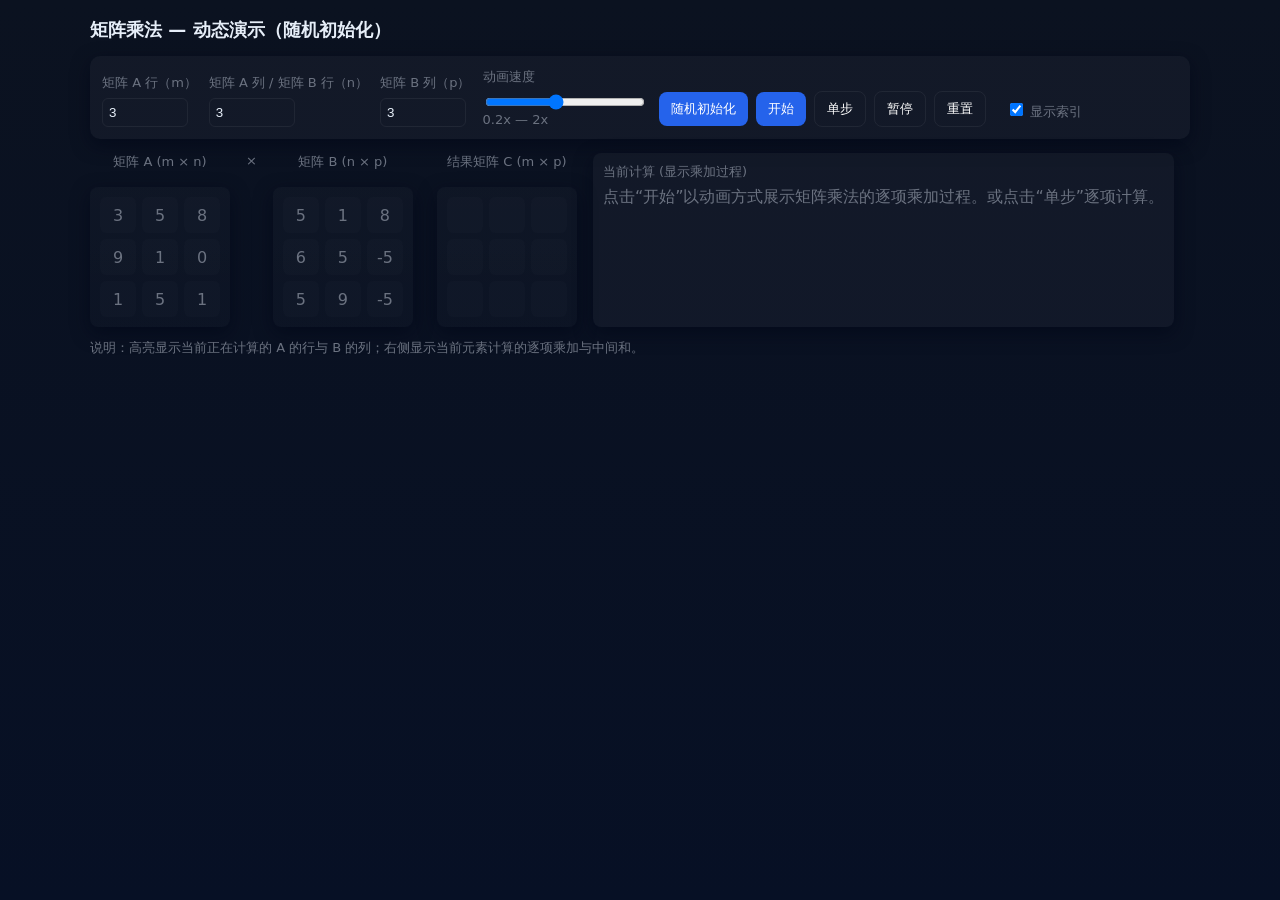
<file: html/矩阵乘法动态演示/index.html>
<!doctype html>
<html lang="zh-CN">
<head>
  <meta charset="utf-8" />
  <meta name="viewport" content="width=device-width,initial-scale=1" />
  <title>矩阵乘法动态演示</title>
  <style>
    :root{--accent:#2563eb;--muted:#6b7280;--bg:#0f172a}
    html,body{height:100%;margin:0;font-family:Inter,ui-sans-serif,system-ui,Segoe UI,Roboto,"Helvetica Neue",Arial}
    body{background:linear-gradient(180deg,#0b1220 0%, #071025 100%);color:#e6eef8;padding:18px;box-sizing:border-box}
    .app{max-width:1100px;margin:0 auto}
    header{display:flex;align-items:center;gap:16px;margin-bottom:14px}
    h1{font-size:18px;margin:0}
    .controls{display:flex;gap:12px;flex-wrap:wrap;margin-bottom:14px}
    .card{background:rgba(255,255,255,0.03);padding:12px;border-radius:10px;box-shadow:0 6px 18px rgba(2,6,23,0.6)}
    label{font-size:13px;color:var(--muted);display:block;margin-bottom:6px}
    input[type=number]{width:72px;padding:6px;border-radius:6px;border:1px solid rgba(255,255,255,0.06);background:transparent;color:inherit}
    button{background:var(--accent);border:none;color:white;padding:8px 12px;border-radius:8px;cursor:pointer}
    button.secondary{background:transparent;border:1px solid rgba(255,255,255,0.06)}
    .layout{display:flex;gap:16px}
    .matrix-area{display:flex;flex-direction:column;gap:10px;align-items:center}
    .matrix{display:grid;gap:6px;padding:10px;border-radius:8px;background:linear-gradient(180deg, rgba(255,255,255,0.02), rgba(255,255,255,0.01));min-width:80px}
    .matrix .cell{min-width:36px;min-height:36px;display:flex;align-items:center;justify-content:center;border-radius:6px;background:rgba(255,255,255,0.02);font-weight:600}
    .matrix .cell.dim{background:rgba(255,255,255,0.01);font-weight:400;color:var(--muted);}
    .matrix-title{font-size:13px;color:var(--muted);margin-bottom:6px}
    .highlight{box-shadow:0 0 0 3px rgba(37,99,235,0.12) inset;border:2px solid rgba(37,99,235,0.25)}
    .col-highlight{box-shadow:0 0 0 3px rgba(16,185,129,0.07) inset;border:2px solid rgba(16,185,129,0.16)}
    .sum-box{min-width:220px;padding:10px;border-radius:8px}
    .step-row{display:flex;gap:8px;align-items:center}
    .muted{color:var(--muted)}
    .small{font-size:13px}
    footer{margin-top:12px;color:var(--muted);font-size:13px}
    .speed-slider{width:160px}
    @media (max-width:900px){.layout{flex-direction:column;align-items:center}}
  </style>
</head>
<body>
  <div class="app">
    <header>
      <h1>矩阵乘法 — 动态演示（随机初始化）</h1>
    </header>

    <div class="controls card">
      <div style="display:flex;gap:12px;align-items:end;flex-wrap:wrap">
        <div>
          <label>矩阵 A 行（m）</label>
          <input id="m" type="number" min="1" max="8" value="3" />
        </div>
        <div>
          <label>矩阵 A 列 / 矩阵 B 行（n）</label>
          <input id="n" type="number" min="1" max="8" value="3" />
        </div>
        <div>
          <label>矩阵 B 列（p）</label>
          <input id="p" type="number" min="1" max="8" value="3" />
        </div>

        <div style="display:flex;flex-direction:column">
          <label>动画速度</label>
          <input id="speed" class="speed-slider" type="range" min="0.2" max="2" step="0.1" value="1" />
          <div class="small muted">0.2x — 2x</div>
        </div>

        <div style="display:flex;gap:8px;align-items:center">
          <button id="rand">随机初始化</button>
          <button id="start">开始</button>
          <button id="step" class="secondary">单步</button>
          <button id="pause" class="secondary">暂停</button>
          <button id="reset" class="secondary">重置</button>
        </div>

        <div style="margin-left:8px">
          <label><input id="showIndices" type="checkbox" checked/> 显示索引</label>
        </div>
      </div>
    </div>

    <div class="layout">
      <div class="matrix-area">
        <div class="matrix-title">矩阵 A (m × n)</div>
        <div id="matA" class="matrix card"></div>
      </div>

      <div style="display:flex;flex-direction:column;gap:8px;align-items:center">
        <div class="muted small">×</div>
      </div>

      <div class="matrix-area">
        <div class="matrix-title">矩阵 B (n × p)</div>
        <div id="matB" class="matrix card"></div>
      </div>

      <div style="display:flex;flex-direction:column;gap:10px;align-items:center;margin-left:8px">
        <div class="matrix-title">结果矩阵 C (m × p)</div>
        <div id="matC" class="matrix card"></div>
      </div>

      <div class="sum-box card">
        <div class="matrix-title">当前计算 (显示乘加过程)</div>
        <div id="info" style="min-height:120px"></div>
      </div>
    </div>

    <footer>说明：高亮显示当前正在计算的 A 的行与 B 的列；右侧显示当前元素计算的逐项乘加与中间和。</footer>
  </div>

  <script>
    // 工具函数
    const el = id => document.getElementById(id);

    let A = [], B = [], C = [];
    let m=3,n=3,p=3;
    let running=false, anim=0;
    let speed=1;

    function randInt(min=-5,max=9){ return Math.floor(Math.random()*(max-min+1))+min }

    function initMatrices(){
      m = parseInt(el('m').value);
      n = parseInt(el('n').value);
      p = parseInt(el('p').value);
      A = new Array(m).fill(0).map(()=>new Array(n).fill(0).map(()=>randInt()));
      B = new Array(n).fill(0).map(()=>new Array(p).fill(0).map(()=>randInt()));
      C = new Array(m).fill(0).map(()=>new Array(p).fill(0).map(()=>null));
      renderAll();
      resetState();
    }

    function renderMatrix(container, mat, rows, cols, type){
      container.innerHTML='';
      container.style.gridTemplateColumns = `repeat(${cols}, minmax(36px, 1fr))`;
      for(let i=0;i<rows;i++){
        for(let j=0;j<cols;j++){
          const d = document.createElement('div');
          d.className='cell';
          d.dataset.i=i; d.dataset.j=j; d.id=`${type}-${i}-${j}`;
          d.textContent = (mat[i][j]===null || mat[i][j]===undefined)?'':mat[i][j];
          container.appendChild(d);
        }
      }
    }

    function renderAll(){
      renderMatrix(el('matA'), A, m, n, 'A');
      renderMatrix(el('matB'), B, n, p, 'B');
      renderMatrix(el('matC'), C, m, p, 'C');
      updateIndices();
    }

    function updateIndices(){
      const show = el('showIndices').checked;
      // add small indices overlay
      ['A','B','C'].forEach(type=>{
        document.querySelectorAll(`#mat${type} .cell`).forEach(cell=>{
          const i = cell.dataset.i, j = cell.dataset.j;
          if(show){
            cell.classList.add('dim');
            cell.textContent = (type==='A'?A[i][j]:(type==='B'?B[i][j]: (C[i][j]===null?'':C[i][j])));
            const idx = document.createElement('div');
            idx.style.position='absolute';
            idx.style.fontSize='10px';
            idx.style.opacity='0.6';
          }else{
            cell.classList.remove('dim');
            cell.textContent = (type==='A'?A[i][j]:(type==='B'?B[i][j]: (C[i][j]===null?'':C[i][j])));
          }
        })
      })
    }

    // state for animation
    let state = {i:0,j:0,k:0,sum:0,phase:'idle'}; // computing C[i][j] by summing over k

    function resetState(){ state = {i:0,j:0,k:0,sum:0,phase:'idle'}; updateUI(); }

    function updateUI(){
      // render C values (null -> empty)
      for(let i=0;i<m;i++)for(let j=0;j<p;j++){
        const node = document.getElementById(`C-${i}-${j}`);
        if(node) node.textContent = (C[i][j]===null?'':C[i][j]);
        node && node.classList.remove('highlight','col-highlight');
      }
      // clear A,B highlights
      for(let i=0;i<m;i++)for(let j=0;j<n;j++){ const node=document.getElementById(`A-${i}-${j}`); node && node.classList.remove('highlight'); }
      for(let i=0;i<n;i++)for(let j=0;j<p;j++){ const node=document.getElementById(`B-${i}-${j}`); node && node.classList.remove('col-highlight'); }

      if(state.phase!=='idle'){
        // highlight current row (A) and column (B)
        for(let jj=0;jj<n;jj++){ const na=document.getElementById(`A-${state.i}-${jj}`); na && na.classList.add('highlight'); }
        for(let ii=0;ii<n;ii++){ const nb=document.getElementById(`B-${ii}-${state.j}`); nb && nb.classList.add('col-highlight'); }
        // highlight current multiplicands
        const curA = document.getElementById(`A-${state.i}-${state.k}`);
        const curB = document.getElementById(`B-${state.k}-${state.j}`);
        curA && (curA.style.transform='scale(1.06)');
        curA && (curA.style.border= '2px solid red');
        curB && (curB.style.transform='scale(1.06)');
        curB && (curB.style.border= '2px solid red');
        // update info box
        const info = el('info');
        info.innerHTML='';
        const title = document.createElement('div'); title.className='small muted'; title.textContent=`计算 C[${state.i}, ${state.j}]：`;
        const details = document.createElement('div');
        details.innerHTML = `<div class="step-row"><div>当前项: A[${state.i},${state.k}] × B[${state.k},${state.j}] = <strong>${A[state.i][state.k]} × ${B[state.k][state.j]} = ${A[state.i][state.k]*B[state.k][state.j]}</strong></div></div>`;
        const sumLine = document.createElement('div'); sumLine.style.marginTop='8px';
        sumLine.innerHTML = `<div>部分和（累加中）： <strong>${state.sum}</strong></div>`;
        info.appendChild(title); info.appendChild(details); info.appendChild(sumLine);

        // show previously finished elements of C
        const done = document.createElement('div'); done.style.marginTop='12px'; done.innerHTML = '<div class="muted small">已完成的 C 矩阵（空 = 未计算）</div>';
        const grid = document.createElement('div'); grid.style.display='grid'; grid.style.gridTemplateColumns = `repeat(${p}, 1fr)`; grid.style.gap='6px'; grid.style.marginTop='6px';
        for(let ii=0;ii<m;ii++){
          for(let jj=0;jj<p;jj++){
            const box = document.createElement('div'); box.style.padding='6px'; box.style.borderRadius='6px'; box.style.background='rgba(255,255,255,0.02)';
            box.textContent = (C[ii][jj]===null?'':C[ii][jj]);
            if(ii===state.i && jj===state.j) box.style.outline='2px solid rgba(99,102,241,0.14)';
            grid.appendChild(box);
          }
        }
        done.appendChild(grid); info.appendChild(done);
      }else{
        el('info').innerHTML = '<div class="muted">点击“开始”以动画方式展示矩阵乘法的逐项乘加过程。或点击“单步”逐项计算。</div>';
      }
    }

    // perform one micro-step (compute one multiplication A[i][k]*B[k][j] and add to sum)
    function microStep(){
      if(state.i>=m) { running=false; state.phase='idle'; updateUI(); return; }

      state.phase='computing';
      // multiply current items
      const a = A[state.i][state.k];
      const b = B[state.k][state.j];
      const prod = a*b;
      state.sum += prod;

      // animate showing product briefly
      updateUI();

      // advance k
      state.k++;
      if(state.k>=n){
        // finished C[i][j]
        C[state.i][state.j] = state.sum;
        // set small delay then move to next j
        state.k = 0; state.sum = 0; state.j++;
        if(state.j>=p){ state.j=0; state.i++; }
        // small pause between finishing elements
      }

      // reset transforms after brief time
      setTimeout(()=>{
        // reset current scalings
        document.querySelectorAll('.matrix .cell').forEach(c=>c.style.transform='');
        renderAll();
        updateUI();
      }, 300/speed);
    }

    let autoTimer = null;
    function startAnim(){ if(running) return; running=true; el('start').disabled=true; el('pause').disabled=false; 
      animLoop(); }

    function animLoop(){ if(!running) return; microStep(); const interval = 700/speed; autoTimer = setTimeout(animLoop, interval); }

    function pauseAnim(){ running=false; el('start').disabled=false; el('pause').disabled=true; clearTimeout(autoTimer); }

    function singleStep(){ if(running) return; // if animation running, ignore single-step
      // perform one micro-step
      microStep(); renderAll(); }

    // event bindings
    el('rand').addEventListener('click', ()=>{ initMatrices(); });
    el('start').addEventListener('click', ()=>{ startAnim(); });
    el('pause').addEventListener('click', ()=>{ pauseAnim(); });
    el('step').addEventListener('click', ()=>{ singleStep(); });
    el('reset').addEventListener('click', ()=>{ initMatrices(); C = new Array(m).fill(0).map(()=>new Array(p).fill(null)); resetState(); renderAll(); });
    el('speed').addEventListener('input', (e)=>{ speed = parseFloat(e.target.value); });
    el('m').addEventListener('change', ()=>initMatrices());
    el('n').addEventListener('change', ()=>initMatrices());
    el('p').addEventListener('change', ()=>initMatrices());
    el('showIndices').addEventListener('change', ()=>updateIndices());

    // initialize on load
    initMatrices();
    updateUI();
  </script>
</body>
</html>
</file>
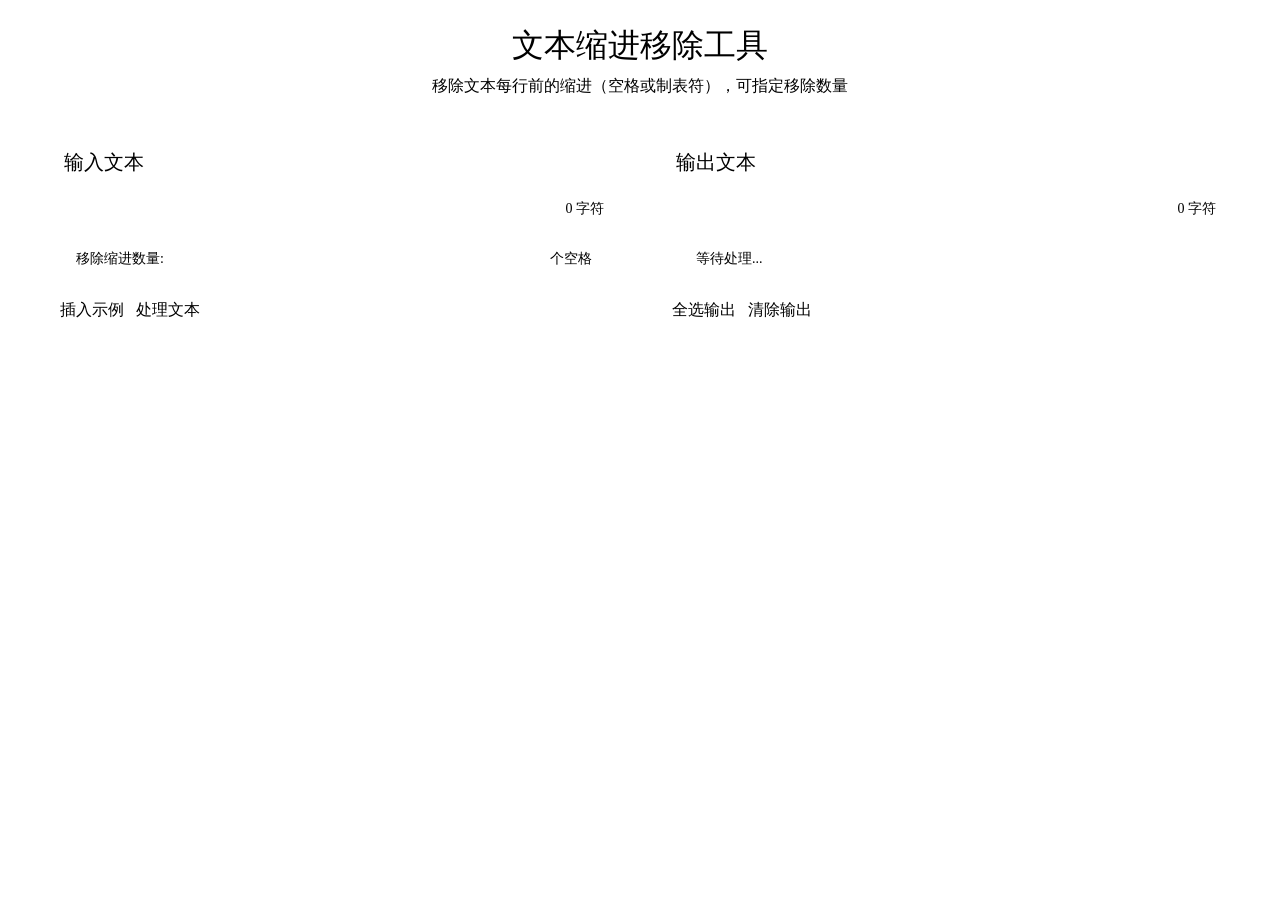
<file: html/移除文本缩进/index.html>
<!DOCTYPE html>
<html lang="zh-CN">
<head>
    <meta charset="UTF-8">
    <meta name="viewport" content="width=device-width, initial-scale=1.0">
    <title>文本缩进移除工具</title>
    <!-- 引入 mdui 3 CSS 和 JS -->
    <link rel="stylesheet" href="https://static.hzchu.top/mdui@2/mdui.css">
    <script src="https://static.hzchu.top/mdui@2/mdui.global.js"></script>

    <!-- Filled -->
    <link
    href="/assets/css/icons.css"
    rel="stylesheet"
    />
    <!-- favicon -->
    <link rel="icon" type="image/x-icon" href="/favicon.ico">
    <style>
        body {
            margin: 0;
            padding: 0;
            background-color: var(--mdui-color-surface-container);
        }

        .container {
            max-width: 1200px;
            margin: 0 auto;
            padding: 24px;
        }

        .header {
            text-align: center;
            margin-bottom: 32px;
        }

        .header h1 {
            font-size: 2rem;
            font-weight: 500;
            color: var(--mdui-color-on-surface);
            margin: 0 0 8px 0;
        }

        .header p {
            font-size: 1rem;
            color: var(--mdui-color-on-surface-variant);
            margin: 0;
        }

        .tool-grid {
            display: grid;
            grid-template-columns: 1fr 1fr;
            gap: 24px;
            margin-bottom: 24px;
        }

        @media (max-width: 960px) {
            .tool-grid {
                grid-template-columns: 1fr;
            }
        }

        .section-card {
            display: flex;
            flex-direction: column;
            height: 100%;
        }

        .card-header {
            display: flex;
            justify-content: space-between;
            align-items: center;
            margin-bottom: 16px;
            padding: 0 4px;
        }

        .card-title {
            font-size: 1.25rem;
            font-weight: 500;
            color: var(--mdui-color-on-surface);
        }

        .text-area-container {
            position: relative;
            flex: 1;
            display: flex;
            flex-direction: column;
        }

        mdui-text-field {
            flex: 1;
        }

        .char-count {
            font-size: 0.875rem;
            color: var(--mdui-color-on-surface-variant);
            text-align: right;
            margin-top: 8px;
            padding: 0 4px;
        }

        .options-card {
            margin-top: 16px;
        }

        .option-row {
            display: flex;
            align-items: center;
            gap: 12px;
            padding: 16px;
        }

        .option-label {
            color: var(--mdui-color-on-surface-variant);
            font-size: 0.875rem;
        }

        .controls {
            display: flex;
            gap: 12px;
            margin-top: 16px;
            flex-wrap: wrap;
        }

        .info-chip {
            display: inline-flex;
            align-items: center;
            padding: 16px;
        }

        .info-text {
            color: var(--mdui-color-on-surface-variant);
            font-size: 0.875rem;
        }

        /* 自定义文本框样式 */
        mdui-text-field::part(input) {
            font-family: 'Consolas', 'Monaco', 'Courier New', monospace;
            line-height: 1.6;
        }
    </style>
</head>
<body>
    <div class="container">
        <div class="header">
            <h1>文本缩进移除工具</h1>
            <p>移除文本每行前的缩进（空格或制表符），可指定移除数量</p>
        </div>

        <div class="tool-grid">
            <!-- 输入区域 -->
            <mdui-card variant="elevated" class="section-card">
                <div style="padding: 20px; display: flex; flex-direction: column; height: 100%;">
                    <div class="card-header">
                        <span class="card-title">输入文本</span>
                        <mdui-button-icon icon="delete" id="clear-btn"></mdui-button-icon>
                    </div>

                    <div class="text-area-container">
                        <mdui-text-field
                            id="input-text"
                            label="请输入带有缩进的文本"
                            placeholder="在此处粘贴或输入文本..."
                            rows="12"
                            autosize
                            style="width: 100%;">
                        </mdui-text-field>
                        <div class="char-count">
                            <span id="input-count">0</span> 字符
                        </div>
                    </div>

                    <mdui-card variant="outlined" class="options-card">
                        <div class="option-row">
                            <span class="option-label">移除缩进数量:</span>
                            <mdui-text-field
                                id="indent-amount"
                                type="number"
                                value="2"
                                min="1"
                                style="width: 80px;">
                            </mdui-text-field>
                            <span class="option-label">个空格</span>
                        </div>
                    </mdui-card>

                    <div class="controls">
                        <mdui-button variant="outlined" icon="text_snippet" id="example-btn">
                            插入示例
                        </mdui-button>
                        <mdui-button variant="filled" icon="play_arrow" id="process-btn">
                            处理文本
                        </mdui-button>
                    </div>
                </div>
            </mdui-card>

            <!-- 输出区域 -->
            <mdui-card variant="elevated" class="section-card">
                <div style="padding: 20px; display: flex; flex-direction: column; height: 100%;">
                    <div class="card-header">
                        <span class="card-title">输出文本</span>
                        <mdui-button-icon icon="content_copy" id="copy-btn"></mdui-button-icon>
                    </div>

                    <div class="text-area-container">
                        <mdui-text-field
                            id="output-text"
                            label="处理后的文本"
                            placeholder="处理后的文本将显示在这里..."
                            rows="12"
                            readonly
                            autosize
                            style="width: 100%;">
                        </mdui-text-field>
                        <div class="char-count">
                            <span id="output-count">0</span> 字符
                        </div>
                    </div>

                    <mdui-card variant="outlined" class="options-card">
                        <div class="info-chip">
                            <mdui-icon name="info" style="margin-right: 8px;"></mdui-icon>
                            <span class="info-text" id="process-info">等待处理...</span>
                        </div>
                    </mdui-card>

                    <div class="controls">
                        <mdui-button variant="outlined" icon="select_all" id="select-all-btn">
                            全选输出
                        </mdui-button>
                        <mdui-button variant="tonal" icon="clear" id="clear-output-btn">
                            清除输出
                        </mdui-button>
                    </div>
                </div>
            </mdui-card>
        </div>
    </div>

    <script>
        const { snackbar } = mdui;

        document.addEventListener('DOMContentLoaded', function() {
            const inputText = document.getElementById('input-text');
            const outputText = document.getElementById('output-text');
            const indentAmount = document.getElementById('indent-amount');
            const processBtn = document.getElementById('process-btn');
            const copyBtn = document.getElementById('copy-btn');
            const clearBtn = document.getElementById('clear-btn');
            const clearOutputBtn = document.getElementById('clear-output-btn');
            const exampleBtn = document.getElementById('example-btn');
            const selectAllBtn = document.getElementById('select-all-btn');
            const inputCount = document.getElementById('input-count');
            const outputCount = document.getElementById('output-count');
            const processInfo = document.getElementById('process-info');
            
            // 更新字符计数
            function updateCharCount() {
                inputCount.textContent = inputText.value.length;
                outputCount.textContent = outputText.value.length;
            }
            
            // 插入示例文本
            exampleBtn.addEventListener('click', function() {
                const example = `  这是一段示例文本
      每行前面有不同数量的缩进
          这个工具将帮助您移除它们
    您可以指定要移除的缩进数量
        然后轻松获得整洁的文本`;
                
                inputText.value = example;
                updateCharCount();
                processText();
                snackbar({ message: '已插入示例文本' });
            });
            
            // 处理文本
            function processText() {
                const text = inputText.value;
                
                if (!text.trim()) {
                    processInfo.textContent = '请先输入文本';
                    snackbar({ message: '请先输入文本', placement: 'top' });
                    return;
                }
                
                const lines = text.split('\n');
                const removeCount = parseInt(indentAmount.value);
                
                if (isNaN(removeCount) || removeCount < 1) {
                    processInfo.textContent = '错误：请输入有效的缩进数量';
                    outputText.value = '';
                    updateCharCount();
                    snackbar({ message: '请输入有效的缩进数量', placement: 'top' });
                    return;
                }
                
                const processedLines = lines.map(line => {
                    let spaceCount = 0;
                    // 计算行前的空格数
                    for (let i = 0; i < line.length; i++) {
                        if (line[i] === ' ') {
                            spaceCount++;
                        } else if (line[i] === '\t') {
                            spaceCount += 4; // 将制表符视为4个空格
                        } else {
                            break;
                        }
                    }
                    
                    // 移除指定数量的缩进
                    const removeActual = Math.min(spaceCount, removeCount);
                    return line.substring(removeActual);
                });
                
                outputText.value = processedLines.join('\n');
                processInfo.textContent = `已处理 ${lines.length} 行文本`;
                updateCharCount();
                // snackbar({ message: `已成功处理 ${lines.length} 行文本`, placement: 'top' });
            }
            
            // 绑定处理按钮事件
            processBtn.addEventListener('click', processText);
            
            // 实时更新字符计数
            inputText.addEventListener('input', updateCharCount);
            outputText.addEventListener('input', updateCharCount);
            
            // 复制文本
            copyBtn.addEventListener('click', async function() {
                if (!outputText.value) {
                    snackbar({ message: '输出文本为空', placement: 'top' });
                    return;
                }
                
                try {
                    await navigator.clipboard.writeText(outputText.value);
                    snackbar({ message: '已复制到剪贴板', placement: 'top' });
                } catch (err) {
                    // 降级方案
                    outputText.select();
                    document.execCommand('copy');
                    snackbar({ message: '已复制到剪贴板', placement: 'top' });
                }
            });
            
            // 清除输入
            clearBtn.addEventListener('click', function() {
                inputText.value = '';
                updateCharCount();
                processInfo.textContent = '等待处理...';
                snackbar({ message: '已清除输入', placement: 'top' });
            });
            
            // 清除输出
            clearOutputBtn.addEventListener('click', function() {
                outputText.value = '';
                updateCharCount();
                processInfo.textContent = '等待处理...';
                snackbar({ message: '已清除输出', placement: 'top' });
            });
            
            // 全选输出
            selectAllBtn.addEventListener('click', function() {
                if (!outputText.value) {
                    snackbar({ message: '输出文本为空', placement: 'top' });
                    return;
                }
                outputText.select();
                snackbar({ message: '已全选输出文本', placement: 'top' });
            });
            
            // 初始化字符计数
            updateCharCount();
        });
    </script>
</body>
</html>
</file>
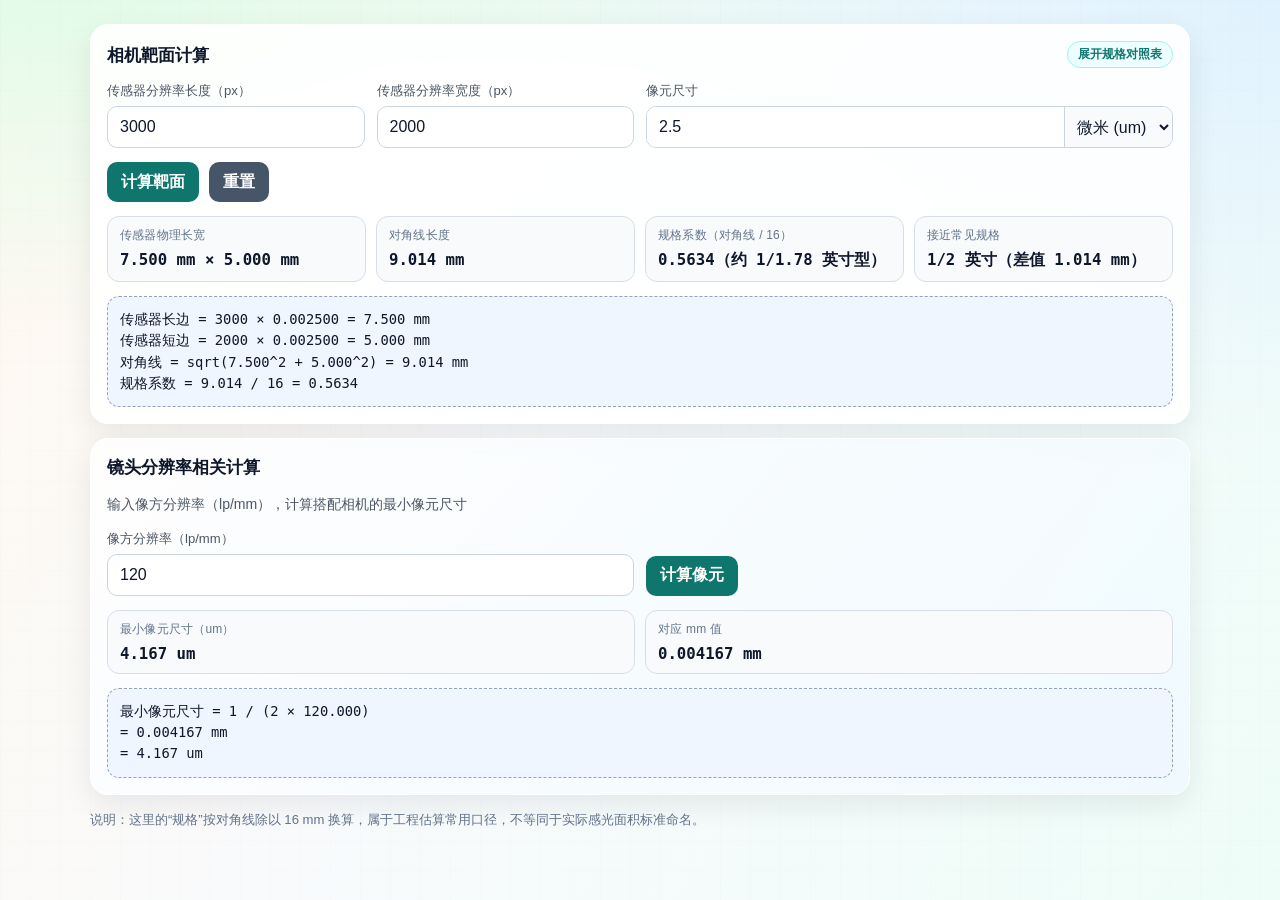
<file: html/视觉参数计算器/index.html>
<!DOCTYPE html>
<html lang="zh-CN">
<head>
  <meta charset="UTF-8">
  <meta name="viewport" content="width=device-width, initial-scale=1.0">
  <title>视觉参数计算器</title>
  <!-- <link href="https://cfproxy.hzchu.top/https://fonts.googleapis.com/css2?family=Noto+Sans+SC:wght@400;500;700;800&family=Space+Grotesk:wght@500;700&display=swap" rel="stylesheet"> -->
  <link rel="icon" type="image/x-icon" href="/favicon.ico">
  <style>
    :root {
      --bg-1: #f8fafc;
      --bg-2: #eefdf8;
      --bg-3: #fff8ef;
      --text: #0f172a;
      --text-soft: #4b5563;
      --line: #d7dee7;
      --card: rgba(255, 255, 255, 0.9);
      --accent: #0f766e;
      --accent-soft: #d1fae5;
      --btn: #0f766e;
      --btn-hover: #0b5f59;
      --mono: "Space Grotesk", "Consolas", monospace;
    }

    * {
      box-sizing: border-box;
    }

    body {
      margin: 0;
      min-height: 100vh;
      font-family: "Noto Sans SC", sans-serif;
      color: var(--text);
      background:
        radial-gradient(1000px 420px at 0% -10%, #dcfce7, transparent),
        radial-gradient(900px 460px at 100% 0%, #e0f2fe, transparent),
        linear-gradient(120deg, var(--bg-3), var(--bg-1) 45%, var(--bg-2));
    }

    .grid-bg {
      position: fixed;
      inset: 0;
      pointer-events: none;
      opacity: 0.16;
      background-image:
        linear-gradient(#9ca3af22 1px, transparent 1px),
        linear-gradient(90deg, #9ca3af22 1px, transparent 1px);
      background-size: 30px 30px;
      z-index: 0;
    }

    .container {
      position: relative;
      z-index: 1;
      width: min(1100px, 94vw);
      margin: 0 auto;
      padding: 24px 0 34px;
      display: grid;
      gap: 14px;
    }

    .page-title {
      margin: 0;
      font-size: clamp(1.3rem, 2vw, 1.9rem);
      font-family: "Space Grotesk", "Noto Sans SC", sans-serif;
      letter-spacing: .2px;
      color: #052e2b;
    }

    .page-subtitle {
      margin: 4px 0 0;
      color: var(--text-soft);
      font-size: .93rem;
      line-height: 1.7;
    }

    .panel {
      border: 1px solid #ffffff;
      border-radius: 18px;
      background: var(--card);
      box-shadow: 0 10px 30px rgba(2, 8, 23, 0.08);
      backdrop-filter: blur(8px);
      padding: 16px;
      display: grid;
      gap: 14px;
    }

    .panel-soft {
      background: linear-gradient(130deg, #ffffffcc, #f0f9ffcc);
    }

    .panel-head {
      display: flex;
      align-items: center;
      justify-content: space-between;
      gap: 10px;
      flex-wrap: wrap;
    }

    .panel-head h2 {
      margin: 0;
      font-size: 1.08rem;
      color: #0f172a;
    }

    .tag {
      font-size: .76rem;
      padding: 4px 10px;
      border: 1px solid #99f6e4;
      border-radius: 999px;
      color: #0f766e;
      background: #ecfeff;
    }

    .tag-btn {
      cursor: pointer;
      font-weight: 600;
      transition: background-color .2s ease, border-color .2s ease;
    }

    .tag-btn:hover {
      background: #d1fae5;
      border-color: #5eead4;
    }

    .table-wrap {
      border: 1px solid var(--line);
      border-radius: 12px;
      overflow: hidden;
      background: #fffdf5;
    }

    table {
      width: 100%;
      border-collapse: collapse;
      font-size: .9rem;
    }

    th,
    td {
      padding: 10px 12px;
      border-bottom: 1px solid var(--line);
      text-align: left;
    }

    th {
      font-size: .79rem;
      text-transform: uppercase;
      letter-spacing: .25px;
      background: #fef3c7;
      color: #334155;
    }

    tr:last-child td {
      border-bottom: 0;
    }

    .form-grid {
      display: grid;
      gap: 12px;
      grid-template-columns: repeat(12, minmax(0, 1fr));
      align-items: end;
    }

    .form-grid > * {
      min-width: 0;
    }

    .col-3 { grid-column: span 3; }
    .col-4 { grid-column: span 4; }
    .col-5 { grid-column: span 5; }
    .col-6 { grid-column: span 6; }

    .field {
      display: grid;
      gap: 6px;
    }

    .field label {
      font-size: .82rem;
      color: var(--text-soft);
    }

    input,
    select,
    button {
      font: inherit;
    }

    .field input,
    .field select {
      width: 100%;
      height: 42px;
      border-radius: 10px;
      border: 1px solid #cbd5e1;
      background: #ffffff;
      color: #0f172a;
      padding: 0 12px;
      outline: none;
      transition: border-color .2s ease, box-shadow .2s ease;
    }

    .field input:focus,
    .field select:focus {
      border-color: #0f766e;
      box-shadow: 0 0 0 3px #99f6e466;
    }

    .unit-input {
      display: flex;
      align-items: stretch;
      height: 42px;
      border-radius: 10px;
      border: 1px solid #cbd5e1;
      background: #fff;
      overflow: hidden;
      transition: border-color .2s ease, box-shadow .2s ease;
    }

    .unit-input:focus-within {
      border-color: #0f766e;
      box-shadow: 0 0 0 3px #99f6e466;
    }

    .unit-input input {
      flex: 1;
      width: 100%;
      border: 0;
      height: 100%;
      padding: 0 12px;
      min-width: 0;
      border-radius: 0;
      box-shadow: none;
    }

    .unit-input select {
      width: 108px;
      flex: 0 0 auto;
      border: 0;
      border-left: 1px solid #cbd5e1;
      border-radius: 0;
      height: 100%;
      padding: 0 8px;
      background: #f8fafc;
      box-shadow: none;
    }

    .actions {
      display: flex;
      align-items: center;
      gap: 10px;
      flex-wrap: wrap;
    }

    .btn {
      height: 40px;
      padding: 0 14px;
      border: 0;
      border-radius: 10px;
      cursor: pointer;
      font-weight: 600;
      color: #fff;
      background: var(--btn);
      transition: transform .15s ease, background-color .2s ease;
    }

    .btn:hover {
      background: var(--btn-hover);
      transform: translateY(-1px);
    }

    .btn.secondary {
      background: #475569;
    }

    .btn.secondary:hover {
      background: #334155;
    }

    .auto-swap-flag {
      min-height: 20px;
      font-size: .82rem;
      color: #0f766e;
    }

    .result-grid {
      display: grid;
      gap: 10px;
      grid-template-columns: repeat(4, minmax(120px, 1fr));
    }

    .result-grid.two {
      grid-template-columns: repeat(2, minmax(150px, 1fr));
    }

    .metric {
      border: 1px solid var(--line);
      border-radius: 12px;
      padding: 10px 12px;
      background: #f8fafc;
    }

    .metric-label {
      font-size: .75rem;
      color: #64748b;
      letter-spacing: .2px;
    }

    .metric-value {
      margin-top: 6px;
      font-family: var(--mono);
      font-size: .98rem;
      font-weight: 700;
      color: #0f172a;
      word-break: break-word;
    }

    .hint {
      margin: 0;
      font-size: .88rem;
      color: var(--text-soft);
      line-height: 1.6;
    }

    .formula {
      border: 1px dashed #94a3b8;
      border-radius: 12px;
      padding: 12px;
      background: #eff6ff;
      color: #0f172a;
      font-family: var(--mono);
      font-size: .86rem;
      line-height: 1.55;
    }

    .foot {
      margin: 0;
      font-size: .82rem;
      color: #64748b;
      line-height: 1.6;
    }

    .toast {
      position: fixed;
      left: 50%;
      bottom: 20px;
      transform: translateX(-50%) translateY(12px);
      background: #0f172a;
      color: #fff;
      padding: 10px 14px;
      border-radius: 10px;
      opacity: 0;
      pointer-events: none;
      transition: opacity .2s ease, transform .2s ease;
      z-index: 30;
      font-size: .88rem;
    }

    .toast.show {
      opacity: 1;
      transform: translateX(-50%) translateY(0);
    }

    @media (max-width: 980px) {
      .col-3,
      .col-4,
      .col-5,
      .col-6 {
        grid-column: span 12;
      }

      .result-grid {
        grid-template-columns: repeat(2, minmax(130px, 1fr));
      }
    }

    @media (max-width: 560px) {
      .container {
        width: min(1100px, 96vw);
      }

      .panel {
        padding: 14px;
      }

      .result-grid,
      .result-grid.two {
        grid-template-columns: 1fr;
      }
    }
  </style>
</head>
<body>
  <div class="grid-bg"></div>
  <main class="container">
    <!-- <header>
      <h1 class="page-title">视觉参数计算器</h1>
      <p class="page-subtitle">相机靶面尺寸换算 + 镜头分辨率对应像元尺寸估算</p>
    </header> -->

    <section class="panel">
      <div class="panel-head">
        <h2>相机靶面计算</h2>
        <button id="toggleSpecTable" class="tag tag-btn" type="button" aria-expanded="false" aria-controls="specTableWrap">展开规格对照表</button>
      </div>

      <div id="specTableWrap" class="table-wrap" hidden>
        <table>
          <thead>
            <tr>
              <th>常见规格</th>
              <th>约对应对角线</th>
            </tr>
          </thead>
          <tbody>
            <tr><td>1 英寸</td><td>约 16 mm</td></tr>
            <tr><td>2/3 英寸</td><td>约 11 mm</td></tr>
            <tr><td>1/2 英寸</td><td>约 8 mm</td></tr>
            <tr><td>1/3 英寸</td><td>约 6 mm</td></tr>
          </tbody>
        </table>
      </div>

      <div class="form-grid">
        <div class="field col-3">
          <label for="resLong">传感器分辨率长度（px）</label>
          <input id="resLong" type="number" min="1" value="3000">
        </div>
        <div class="field col-3">
          <label for="resShort">传感器分辨率宽度（px）</label>
          <input id="resShort" type="number" min="1" value="2000">
        </div>
        <div class="field col-6">
          <label for="pixelSize">像元尺寸</label>
          <div class="unit-input">
            <input id="pixelSize" type="number" min="0" step="any" value="2.5">
            <select id="pixelUnit" aria-label="像元尺寸单位">
              <option value="um" selected>微米 (um)</option>
              <option value="mm">毫米 (mm)</option>
            </select>
          </div>
        </div>
      </div>

      <div class="actions">
        <button id="calcSensor" class="btn" type="button">计算靶面</button>
        <button id="resetSensor" class="btn secondary" type="button">重置</button>
        <span class="auto-swap-flag" id="swapHint"></span>
      </div>

      <div class="result-grid">
        <div class="metric">
          <div class="metric-label">传感器物理长宽</div>
          <div class="metric-value" id="outSize">-</div>
        </div>
        <div class="metric">
          <div class="metric-label">对角线长度</div>
          <div class="metric-value" id="outDiagonal">-</div>
        </div>
        <div class="metric">
          <div class="metric-label">规格系数（对角线 / 16）</div>
          <div class="metric-value" id="outSpec">-</div>
        </div>
        <div class="metric">
          <div class="metric-label">接近常见规格</div>
          <div class="metric-value" id="outNearest">-</div>
        </div>
      </div>

      <div class="formula" id="sensorFormula">等待输入参数...</div>
    </section>

    <section class="panel panel-soft">
      <div class="panel-head">
        <h2>镜头分辨率相关计算</h2>
      </div>

      <p class="hint">输入像方分辨率（lp/mm），计算搭配相机的最小像元尺寸</p>

      <div class="form-grid">
        <div class="field col-6">
          <label for="lpmm">像方分辨率（lp/mm）</label>
          <input id="lpmm" type="number" min="0" step="any" value="120">
        </div>
        <div class="actions col-6" style="justify-content: flex-start;">
          <button id="calcLens" class="btn" type="button">计算像元</button>
        </div>
      </div>

      <div class="result-grid two">
        <div class="metric">
          <div class="metric-label">最小像元尺寸（um）</div>
          <div class="metric-value" id="outLensUm">-</div>
        </div>
        <div class="metric">
          <div class="metric-label">对应 mm 值</div>
          <div class="metric-value" id="outLensMm">-</div>
        </div>
      </div>

      <div class="formula" id="lensFormula">等待输入参数...</div>
    </section>

    <p class="foot">说明：这里的“规格”按对角线除以 16 mm 换算，属于工程估算常用口径，不等同于实际感光面积标准命名。</p>
  </main>

  <div class="toast" id="toast"></div>

  <script>
    const resLongField = document.getElementById('resLong');
    const resShortField = document.getElementById('resShort');
    const pixelSizeField = document.getElementById('pixelSize');
    const pixelUnitSelect = document.getElementById('pixelUnit');
    const swapHint = document.getElementById('swapHint');
    const toggleSpecTableBtn = document.getElementById('toggleSpecTable');
    const specTableWrap = document.getElementById('specTableWrap');

    const outSize = document.getElementById('outSize');
    const outDiagonal = document.getElementById('outDiagonal');
    const outSpec = document.getElementById('outSpec');
    const outNearest = document.getElementById('outNearest');
    const sensorFormula = document.getElementById('sensorFormula');

    const lpmmField = document.getElementById('lpmm');
    const outLensUm = document.getElementById('outLensUm');
    const outLensMm = document.getElementById('outLensMm');
    const lensFormula = document.getElementById('lensFormula');

    const toast = document.getElementById('toast');
    let toastTimer = null;

    const commonSpecs = [
      { label: '1 英寸', diagonalMm: 16 },
      { label: '2/3 英寸', diagonalMm: 11 },
      { label: '1/2 英寸', diagonalMm: 8 },
      { label: '1/3 英寸', diagonalMm: 6 }
    ];

    function showToast(message) {
      toast.textContent = message;
      toast.classList.add('show');
      window.clearTimeout(toastTimer);
      toastTimer = window.setTimeout(() => {
        toast.classList.remove('show');
      }, 1800);
    }

    function parsePositive(value) {
      const num = Number(value);
      if (!Number.isFinite(num) || num <= 0) {
        return null;
      }
      return num;
    }

    function toggleSpecTable() {
      specTableWrap.hidden = !specTableWrap.hidden;
      const expanded = !specTableWrap.hidden;
      toggleSpecTableBtn.setAttribute('aria-expanded', String(expanded));
      toggleSpecTableBtn.textContent = expanded ? '收起规格对照表' : '展开规格对照表';
    }

    function toPixelPitchMm(value, unit) {
      return unit === 'mm' ? value : value / 1000;
    }

    function formatSpec(spec) {
      if (spec < 1) {
        return '约 1/' + (1 / spec).toFixed(2) + ' 英寸型';
      }
      return spec.toFixed(2) + ' 英寸型';
    }

    function findNearestSpec(diagonalMm) {
      let best = commonSpecs[0];
      let bestDiff = Math.abs(diagonalMm - best.diagonalMm);

      for (let i = 1; i < commonSpecs.length; i += 1) {
        const item = commonSpecs[i];
        const diff = Math.abs(diagonalMm - item.diagonalMm);
        if (diff < bestDiff) {
          best = item;
          bestDiff = diff;
        }
      }

      return best.label + '（差值 ' + bestDiff.toFixed(3) + ' mm）';
    }

    function normalizeResolution() {
      let longPx = parsePositive(resLongField.value);
      let shortPx = parsePositive(resShortField.value);

      if (!longPx || !shortPx) {
        swapHint.textContent = '';
        return null;
      }

      if (shortPx > longPx) {
        const temp = longPx;
        longPx = shortPx;
        shortPx = temp;

        resLongField.value = String(longPx);
        resShortField.value = String(shortPx);
        swapHint.textContent = '检测到宽度大于长度，已自动对调。';
      } else {
        swapHint.textContent = '';
      }

      return { longPx, shortPx };
    }

    function calculateSensor() {
      const resolution = normalizeResolution();
      const pixelSize = parsePositive(pixelSizeField.value);
      const pixelUnit = pixelUnitSelect.value || 'um';

      if (!resolution || !pixelSize) {
        showToast('请填写有效的分辨率与像元尺寸');
        return;
      }

      const pixelPitchMm = toPixelPitchMm(pixelSize, pixelUnit);
      const sensorLongMm = resolution.longPx * pixelPitchMm;
      const sensorShortMm = resolution.shortPx * pixelPitchMm;
      const diagonalMm = Math.hypot(sensorLongMm, sensorShortMm);
      const specFactor = diagonalMm / 16;

      outSize.textContent = sensorLongMm.toFixed(3) + ' mm × ' + sensorShortMm.toFixed(3) + ' mm';
      outDiagonal.textContent = diagonalMm.toFixed(3) + ' mm';
      outSpec.textContent = specFactor.toFixed(4) + '（' + formatSpec(specFactor) + '）';
      outNearest.textContent = findNearestSpec(diagonalMm);

      sensorFormula.innerHTML =
        '传感器长边 = ' + resolution.longPx + ' × ' + pixelPitchMm.toFixed(6) + ' = ' + sensorLongMm.toFixed(3) + ' mm<br>' +
        '传感器短边 = ' + resolution.shortPx + ' × ' + pixelPitchMm.toFixed(6) + ' = ' + sensorShortMm.toFixed(3) + ' mm<br>' +
        '对角线 = sqrt(' + sensorLongMm.toFixed(3) + '^2 + ' + sensorShortMm.toFixed(3) + '^2) = ' + diagonalMm.toFixed(3) + ' mm<br>' +
        '规格系数 = ' + diagonalMm.toFixed(3) + ' / 16 = ' + specFactor.toFixed(4);
    }

    function calculateLens() {
      const lpmm = parsePositive(lpmmField.value);

      if (!lpmm) {
        showToast('请输入有效的 lp/mm 数值');
        return;
      }

      const minPixelMm = 1 / (2 * lpmm);
      const minPixelUm = minPixelMm * 1000;

      outLensUm.textContent = minPixelUm.toFixed(3) + ' um';
      outLensMm.textContent = minPixelMm.toFixed(6) + ' mm';

      lensFormula.innerHTML =
        '最小像元尺寸 = 1 / (2 × ' + lpmm.toFixed(3) + ')<br>' +
        '= ' + minPixelMm.toFixed(6) + ' mm<br>' +
        '= ' + minPixelUm.toFixed(3) + ' um';
    }

    function resetSensor() {
      resLongField.value = '3000';
      resShortField.value = '2000';
      pixelSizeField.value = '2.5';
      pixelUnitSelect.value = 'um';
      swapHint.textContent = '';
      calculateSensor();
    }

    document.getElementById('calcSensor').addEventListener('click', calculateSensor);
    document.getElementById('resetSensor').addEventListener('click', resetSensor);
    document.getElementById('calcLens').addEventListener('click', calculateLens);
    toggleSpecTableBtn.addEventListener('click', toggleSpecTable);

    [resLongField, resShortField, pixelSizeField, pixelUnitSelect].forEach((field) => {
      field.addEventListener('change', calculateSensor);
      field.addEventListener('keydown', (event) => {
        if (event.key === 'Enter') {
          calculateSensor();
        }
      });
    });

    lpmmField.addEventListener('change', calculateLens);
    lpmmField.addEventListener('keydown', (event) => {
      if (event.key === 'Enter') {
        calculateLens();
      }
    });

    calculateSensor();
    calculateLens();
  </script>
</body>
</html>
</file>
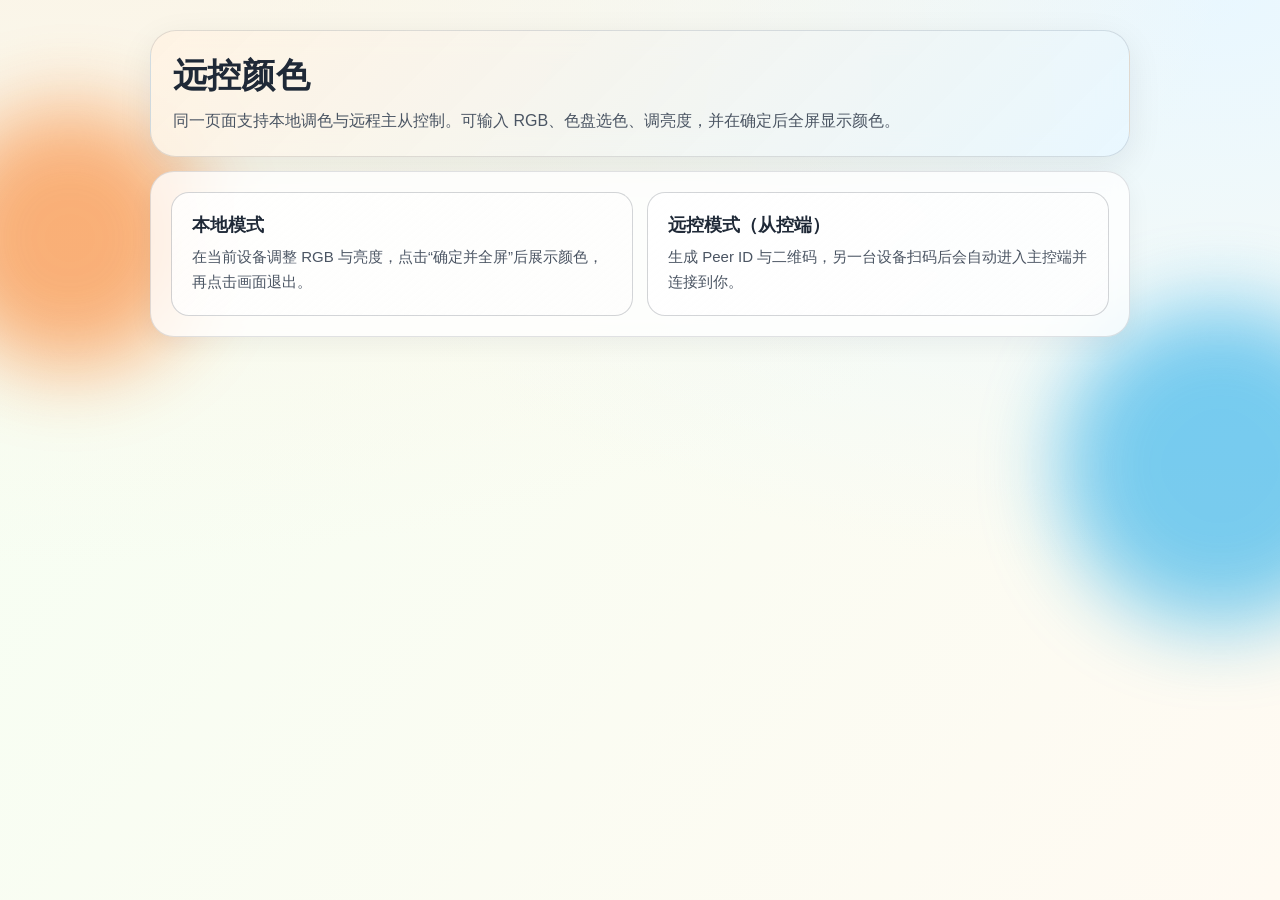
<file: html/远控颜色/index.html>
<!DOCTYPE html>
<html lang="zh-CN">
<head>
    <meta charset="UTF-8">
    <meta name="viewport" content="width=device-width, initial-scale=1.0">
    <title>远控颜色</title>
    <link rel="stylesheet" href="https://static.hzchu.top/mdui@2/mdui.css">
    <script src="https://static.hzchu.top/mdui@2/mdui.global.js"></script>
    <!-- <link href="https://cfproxy.hzchu.top/https://fonts.googleapis.com/css2?family=JetBrains+Mono:wght@400;600&family=Noto+Sans+SC:wght@400;500;700&display=swap" rel="stylesheet"> -->
    <link rel="icon" type="image/x-icon" href="/favicon.ico">
    <script src="https://static.hzchu.top/peerjs@1.5.4/dist/peerjs.min.js"></script>
    <script src="https://static.hzchu.top/qrcode/build/qrcode.min.js"></script>
    <style>
        :root {
            --bg-a: #fcf3e6;
            --bg-b: #e9f7ff;
            --bg-c: #f5fff3;
            --panel: rgba(255, 255, 255, 0.78);
            --text-main: #1f2937;
            --text-soft: #4b5563;
            --line: rgba(15, 23, 42, 0.12);
            --accent: #ea580c;
            --accent-soft: #ffedd5;
            --success: #047857;
            --danger: #b91c1c;
            --mono: "JetBrains Mono", "Consolas", monospace;
            --ui: "Noto Sans SC", "Microsoft YaHei", sans-serif;
        }

        * {
            box-sizing: border-box;
        }

        body {
            margin: 0;
            min-height: 100vh;
            font-family: var(--ui);
            color: var(--text-main);
            background:
                radial-gradient(1200px 700px at 5% -15%, var(--bg-a), transparent),
                radial-gradient(1000px 580px at 95% 0%, var(--bg-b), transparent),
                linear-gradient(130deg, var(--bg-c), #fffaf2);
            overflow-x: hidden;
        }

        .bg-orb {
            position: fixed;
            border-radius: 999px;
            filter: blur(40px);
            opacity: 0.55;
            pointer-events: none;
            z-index: -1;
            animation: drift 18s ease-in-out infinite alternate;
        }

        .orb-a {
            width: 260px;
            height: 260px;
            top: 12vh;
            left: -60px;
            background: #f97316;
        }

        .orb-b {
            width: 320px;
            height: 320px;
            right: -100px;
            top: 34vh;
            background: #0ea5e9;
            animation-duration: 24s;
        }

        @keyframes drift {
            from {
                transform: translateY(-12px) translateX(0px);
            }
            to {
                transform: translateY(16px) translateX(12px);
            }
        }

        .app {
            width: min(980px, 94vw);
            margin: 0 auto;
            padding: 30px 0 34px;
            display: grid;
            gap: 14px;
            animation: reveal 0.36s ease-out;
        }

        @keyframes reveal {
            from {
                transform: translateY(8px);
                opacity: 0;
            }
            to {
                transform: translateY(0);
                opacity: 1;
            }
        }

        .hero {
            backdrop-filter: blur(14px);
            background: linear-gradient(135deg, rgba(255, 243, 227, 0.9), rgba(231, 247, 255, 0.84));
            border: 1px solid var(--line);
            border-radius: 26px;
            padding: 22px;
            box-shadow: 0 10px 34px rgba(15, 23, 42, 0.08);
        }

        .hero h1 {
            margin: 0;
            font-size: clamp(1.45rem, 2.7vw, 2.15rem);
            letter-spacing: 0.2px;
        }

        .hero p {
            margin: 8px 0 0;
            color: var(--text-soft);
            line-height: 1.7;
        }

        .panel {
            background: var(--panel);
            border: 1px solid var(--line);
            backdrop-filter: blur(10px);
            border-radius: 24px;
            padding: 20px;
            box-shadow: 0 8px 24px rgba(15, 23, 42, 0.05);
        }

        .hidden {
            display: none !important;
        }

        .mode-grid {
            display: grid;
            grid-template-columns: repeat(2, minmax(0, 1fr));
            gap: 14px;
        }

        .mode-btn {
            border: 1px solid rgba(15, 23, 42, 0.18);
            border-radius: 18px;
            padding: 20px;
            text-align: left;
            background: linear-gradient(140deg, rgba(255, 255, 255, 0.8), rgba(252, 252, 252, 0.54));
            cursor: pointer;
            transition: transform 0.15s ease, box-shadow 0.2s ease, border-color 0.2s ease;
            color: var(--text-main);
            font-family: inherit;
        }

        .mode-btn:hover {
            transform: translateY(-2px);
            border-color: rgba(234, 88, 12, 0.38);
            box-shadow: 0 8px 18px rgba(15, 23, 42, 0.1);
        }

        .mode-btn h3 {
            margin: 0;
            font-size: 1.12rem;
        }

        .mode-btn p {
            margin: 8px 0 0;
            color: var(--text-soft);
            line-height: 1.65;
            font-size: 0.94rem;
        }

        .panel-head {
            display: flex;
            justify-content: space-between;
            align-items: flex-start;
            gap: 12px;
            flex-wrap: wrap;
            margin-bottom: 16px;
        }

        .eyebrow {
            margin: 0;
            font-size: 0.82rem;
            text-transform: uppercase;
            letter-spacing: 0.9px;
            color: var(--text-soft);
        }

        .panel-head h2 {
            margin: 6px 0 0;
            font-size: 1.35rem;
        }

        .status-pill {
            padding: 6px 10px;
            border-radius: 999px;
            font-size: 0.82rem;
            border: 1px solid transparent;
            white-space: nowrap;
        }

        .status-neutral {
            color: #334155;
            background: #f1f5f9;
            border-color: #cbd5e1;
        }

        .status-success {
            color: #065f46;
            background: #d1fae5;
            border-color: #6ee7b7;
        }

        .status-error {
            color: #7f1d1d;
            background: #fee2e2;
            border-color: #fca5a5;
        }

        .field-grid {
            display: grid;
            gap: 12px;
            grid-template-columns: repeat(4, minmax(0, 1fr));
        }

        .field {
            display: grid;
            gap: 6px;
        }

        .field label {
            font-size: 0.82rem;
            color: var(--text-soft);
            letter-spacing: 0.3px;
        }

        .field input[type="number"] {
            width: 100%;
            border: 1px solid rgba(15, 23, 42, 0.18);
            border-radius: 12px;
            padding: 10px;
            font: inherit;
            background: rgba(255, 255, 255, 0.8);
        }

        .field input[type="color"] {
            width: 100%;
            height: 44px;
            border: 1px solid rgba(15, 23, 42, 0.18);
            border-radius: 12px;
            padding: 4px;
            background: rgba(255, 255, 255, 0.78);
            cursor: pointer;
        }

        .brightness-row {
            margin-top: 14px;
            display: grid;
            gap: 8px;
        }

        .brightness-title {
            display: flex;
            justify-content: space-between;
            align-items: center;
            font-size: 0.9rem;
            color: var(--text-soft);
        }

        .brightness-row input[type="range"] {
            width: 100%;
            accent-color: var(--accent);
            cursor: pointer;
        }

        .preview-card {
            margin-top: 16px;
            border: 1px solid rgba(15, 23, 42, 0.12);
            border-radius: 16px;
            overflow: hidden;
            background: rgba(255, 255, 255, 0.8);
        }

        .swatch {
            height: 150px;
            background: rgb(255, 128, 64);
            transition: background-color 0.12s linear;
        }

        .preview-text {
            padding: 12px 14px;
            font-family: var(--mono);
            font-size: 0.9rem;
            color: #0f172a;
            border-top: 1px solid rgba(15, 23, 42, 0.08);
        }

        .actions {
            margin-top: 16px;
            display: flex;
            gap: 10px;
            flex-wrap: wrap;
        }

        .btn {
            border: 0;
            border-radius: 12px;
            padding: 10px 14px;
            font: inherit;
            cursor: pointer;
            transition: transform 0.12s ease, box-shadow 0.2s ease;
        }

        .btn:active {
            transform: translateY(1px);
        }

        .btn-primary {
            background: linear-gradient(130deg, #ea580c, #f97316);
            color: #fff;
            box-shadow: 0 8px 16px rgba(249, 115, 22, 0.3);
        }

        .btn-secondary {
            background: #f8fafc;
            color: #1f2937;
            border: 1px solid #cbd5e1;
        }

        .small-note {
            margin: 12px 0 0;
            color: var(--text-soft);
            font-size: 0.9rem;
            line-height: 1.65;
        }

        .peer-block {
            border: 1px solid rgba(15, 23, 42, 0.14);
            border-radius: 14px;
            padding: 12px;
            background: rgba(255, 255, 255, 0.82);
        }

        .peer-id-row,
        .share-row {
            display: flex;
            gap: 10px;
            flex-wrap: wrap;
            align-items: center;
        }

        .peer-id,
        .share-url {
            font-family: var(--mono);
            font-size: 0.88rem;
            color: #0f172a;
            word-break: break-all;
            background: #f8fafc;
            border: 1px solid #cbd5e1;
            border-radius: 10px;
            padding: 8px 10px;
            flex: 1;
        }

        .share-url {
            text-decoration: none;
        }

        .share-url:hover {
            text-decoration: underline;
        }

        .qr-wrap {
            margin-top: 14px;
            display: flex;
            justify-content: center;
            align-items: center;
            padding: 14px;
            border: 1px dashed rgba(15, 23, 42, 0.24);
            border-radius: 16px;
            background: rgba(255, 255, 255, 0.68);
            min-height: 250px;
        }

        .hint-bar {
            border: 1px solid #fed7aa;
            background: #fff7ed;
            border-radius: 14px;
            padding: 10px 12px;
            color: #9a3412;
            font-size: 0.92rem;
        }

        .fullscreen-stage {
            position: fixed;
            inset: 0;
            display: none;
            align-items: flex-end;
            justify-content: center;
            z-index: 9999;
            color: #f8fafc;
            cursor: pointer;
            user-select: none;
        }

        .fullscreen-stage.visible {
            display: flex;
        }

        .stage-tip {
            margin-bottom: 32px;
            padding: 10px 12px;
            background: rgba(2, 6, 23, 0.48);
            border-radius: 999px;
            font-size: 0.9rem;
            backdrop-filter: blur(8px);
            font-family: var(--mono);
        }

        @media (max-width: 860px) {
            .mode-grid,
            .field-grid {
                grid-template-columns: 1fr;
            }

            .swatch {
                height: 120px;
            }
        }
    </style>
</head>
<body>
    <div class="bg-orb orb-a"></div>
    <div class="bg-orb orb-b"></div>

    <main class="app">
        <header class="hero">
            <h1>远控颜色</h1>
            <p>同一页面支持本地调色与远程主从控制。可输入 RGB、色盘选色、调亮度，并在确定后全屏显示颜色。</p>
        </header>

        <section id="autoMasterHint" class="hint-bar hidden">
            检测到链接参数，已自动进入远控模式的主控端并尝试连接从控端。
        </section>

        <section id="modePicker" class="panel mode-grid">
            <button class="mode-btn" id="btnModeLocal" type="button">
                <h3>本地模式</h3>
                <p>在当前设备调整 RGB 与亮度，点击“确定并全屏”后展示颜色，再点击画面退出。</p>
            </button>
            <button class="mode-btn" id="btnModeSlave" type="button">
                <h3>远控模式（从控端）</h3>
                <p>生成 Peer ID 与二维码，另一台设备扫码后会自动进入主控端并连接到你。</p>
            </button>
        </section>

        <section id="controllerPanel" class="panel hidden">
            <div class="panel-head">
                <div>
                    <p class="eyebrow" id="controllerRole">本地模式</p>
                    <h2>颜色控制台</h2>
                </div>
                <span class="status-pill status-neutral" id="controllerNetStatus">未连接</span>
            </div>

            <div class="field-grid">
                <div class="field">
                    <label for="inputR">R 通道 (0-255)</label>
                    <input id="inputR" type="number" min="0" max="255" value="255">
                </div>
                <div class="field">
                    <label for="inputG">G 通道 (0-255)</label>
                    <input id="inputG" type="number" min="0" max="255" value="128">
                </div>
                <div class="field">
                    <label for="inputB">B 通道 (0-255)</label>
                    <input id="inputB" type="number" min="0" max="255" value="64">
                </div>
                <div class="field">
                    <label for="inputHex">色盘</label>
                    <input id="inputHex" type="color" value="#ff8040">
                </div>
            </div>

            <div class="brightness-row">
                <div class="brightness-title">
                    <span>亮度</span>
                    <span id="brightnessValue">100%</span>
                </div>
                <input id="inputBrightness" type="range" min="0" max="200" value="100">
            </div>

            <div class="preview-card">
                <div class="swatch" id="previewSwatch"></div>
                <div class="preview-text" id="previewText">RGB(255, 128, 64)</div>
            </div>

            <div class="actions">
                <button class="btn btn-primary" id="btnApply" type="button">确定并全屏</button>
                <button class="btn btn-secondary" id="btnBackFromController" type="button">返回模式选择</button>
            </div>

            <p class="small-note" id="controllerHint">本地模式无需网络连接。点击“确定并全屏”后，点击画面即可退出。</p>
        </section>

        <section id="receiverPanel" class="panel hidden">
            <div class="panel-head">
                <div>
                    <p class="eyebrow">远控模式 · 从控端</p>
                    <h2>等待主控连接</h2>
                </div>
                <span class="status-pill status-neutral" id="slaveStatus">初始化中</span>
            </div>

            <div class="peer-block">
                <p style="margin: 0 0 8px; color: var(--text-soft);">从控 Peer ID</p>
                <div class="peer-id-row">
                    <div class="peer-id" id="slavePeerId">生成中...</div>
                    <button class="btn btn-secondary" id="btnCopyPeer" type="button">复制 ID</button>
                </div>
            </div>

            <div class="qr-wrap">
                <canvas id="qrCanvas" width="240" height="240"></canvas>
            </div>

            <div class="peer-block" style="margin-top: 14px;">
                <p style="margin: 0 0 8px; color: var(--text-soft);">扫码访问链接</p>
                <div class="share-row">
                    <a class="share-url" id="shareUrl" href="#" target="_blank" rel="noopener noreferrer">链接生成后显示在此</a>
                    <button class="btn btn-secondary" id="btnCopyLink" type="button">复制链接</button>
                </div>
            </div>

            <div class="preview-card" style="margin-top: 14px;">
                <div class="swatch" id="receiverColorSwatch"></div>
                <div class="preview-text" id="receiverColorText">等待主控端推送颜色...</div>
            </div>

            <div class="actions">
                <button class="btn btn-secondary" id="btnRestartSlave" type="button">重新生成二维码</button>
                <button class="btn btn-secondary" id="btnBackFromReceiver" type="button">返回模式选择</button>
            </div>

            <p class="small-note">另一台设备扫码后会打开同一页面并携带 peer 参数，自动作为主控端连接当前从控端。</p>
        </section>
    </main>

    <div id="fullscreenStage" class="fullscreen-stage">
        <div class="stage-tip" id="fullscreenText">点击任意位置退出</div>
    </div>

    <script>
        const state = {
            mode: null,
            base: { r: 255, g: 128, b: 64 },
            brightness: 100,
            peer: null,
            conn: null,
            targetPeerId: '',
            sendTimer: null
        };

        const els = {
            autoMasterHint: document.getElementById('autoMasterHint'),
            modePicker: document.getElementById('modePicker'),
            controllerPanel: document.getElementById('controllerPanel'),
            receiverPanel: document.getElementById('receiverPanel'),
            controllerRole: document.getElementById('controllerRole'),
            controllerNetStatus: document.getElementById('controllerNetStatus'),
            controllerHint: document.getElementById('controllerHint'),
            inputR: document.getElementById('inputR'),
            inputG: document.getElementById('inputG'),
            inputB: document.getElementById('inputB'),
            inputHex: document.getElementById('inputHex'),
            inputBrightness: document.getElementById('inputBrightness'),
            brightnessValue: document.getElementById('brightnessValue'),
            previewSwatch: document.getElementById('previewSwatch'),
            previewText: document.getElementById('previewText'),
            btnApply: document.getElementById('btnApply'),
            btnBackFromController: document.getElementById('btnBackFromController'),
            btnModeLocal: document.getElementById('btnModeLocal'),
            btnModeSlave: document.getElementById('btnModeSlave'),
            slaveStatus: document.getElementById('slaveStatus'),
            slavePeerId: document.getElementById('slavePeerId'),
            btnCopyPeer: document.getElementById('btnCopyPeer'),
            qrCanvas: document.getElementById('qrCanvas'),
            shareUrl: document.getElementById('shareUrl'),
            btnCopyLink: document.getElementById('btnCopyLink'),
            receiverColorSwatch: document.getElementById('receiverColorSwatch'),
            receiverColorText: document.getElementById('receiverColorText'),
            btnRestartSlave: document.getElementById('btnRestartSlave'),
            btnBackFromReceiver: document.getElementById('btnBackFromReceiver'),
            fullscreenStage: document.getElementById('fullscreenStage'),
            fullscreenText: document.getElementById('fullscreenText')
        };

        function showToast(message) {
            if (window.mdui && typeof mdui.snackbar === 'function') {
                mdui.snackbar({ message, placement: 'top' });
                return;
            }
            console.log(message);
        }

        function clampChannel(value) {
            if (!Number.isFinite(value)) {
                return 0;
            }
            return Math.max(0, Math.min(255, Math.round(value)));
        }

        function clampBrightness(value) {
            if (!Number.isFinite(value)) {
                return 100;
            }
            return Math.max(0, Math.min(200, Math.round(value)));
        }

        function toHex(n) {
            return n.toString(16).padStart(2, '0');
        }

        function rgbToHex(rgb) {
            return `#${toHex(rgb.r)}${toHex(rgb.g)}${toHex(rgb.b)}`;
        }

        function hexToRgb(hex) {
            const raw = hex.replace('#', '');
            if (raw.length !== 6) {
                return { r: 0, g: 0, b: 0 };
            }
            return {
                r: parseInt(raw.slice(0, 2), 16),
                g: parseInt(raw.slice(2, 4), 16),
                b: parseInt(raw.slice(4, 6), 16)
            };
        }

        function getAdjustedColor(base, brightness) {
            const factor = brightness / 100;
            return {
                r: clampChannel(base.r * factor),
                g: clampChannel(base.g * factor),
                b: clampChannel(base.b * factor)
            };
        }

        function rgbText(rgb) {
            return `RGB(${rgb.r}, ${rgb.g}, ${rgb.b})`;
        }

        function setStatusPill(el, text, type) {
            el.textContent = text;
            el.classList.remove('status-neutral', 'status-success', 'status-error');
            if (type === 'success') {
                el.classList.add('status-success');
            } else if (type === 'error') {
                el.classList.add('status-error');
            } else {
                el.classList.add('status-neutral');
            }
        }

        function syncInputsFromState() {
            els.inputR.value = String(state.base.r);
            els.inputG.value = String(state.base.g);
            els.inputB.value = String(state.base.b);
            els.inputHex.value = rgbToHex(state.base);
            els.inputBrightness.value = String(state.brightness);
            els.brightnessValue.textContent = `${state.brightness}%`;
        }

        function updateControllerPreview() {
            syncInputsFromState();
            const adjusted = getAdjustedColor(state.base, state.brightness);
            els.previewSwatch.style.backgroundColor = `rgb(${adjusted.r}, ${adjusted.g}, ${adjusted.b})`;
            els.previewText.textContent = `基础 ${rgbText(state.base)} | 亮度 ${state.brightness}% | 输出 ${rgbText(adjusted)}`;
            if (isColorStageVisible()) {
                paintColorStage(adjusted);
            }
        }

        function updateReceiverPreview(adjusted, base, brightness) {
            els.receiverColorSwatch.style.backgroundColor = `rgb(${adjusted.r}, ${adjusted.g}, ${adjusted.b})`;
            els.receiverColorText.textContent = `收到颜色: ${rgbText(adjusted)} | 基础 ${rgbText(base)} | 亮度 ${brightness}%`;
            if (isColorStageVisible()) {
                paintColorStage(adjusted);
            }
        }

        function isColorStageVisible() {
            return els.fullscreenStage.classList.contains('visible') || !!document.fullscreenElement;
        }

        function paintColorStage(color) {
            els.fullscreenStage.style.backgroundColor = `rgb(${color.r}, ${color.g}, ${color.b})`;
            els.fullscreenText.textContent = `${rgbText(color)} · 点击任意位置退出`;
        }

        function showColorStage(color, preferFullscreen) {
            paintColorStage(color);
            els.fullscreenStage.classList.add('visible');
            if (preferFullscreen && !document.fullscreenElement && els.fullscreenStage.requestFullscreen) {
                els.fullscreenStage.requestFullscreen().catch(() => {
                    // 远程触发时浏览器可能阻止全屏，这里保持铺满视图的显示方式。
                });
            }
        }

        function hideColorStage() {
            if (document.fullscreenElement && document.exitFullscreen) {
                document.exitFullscreen().catch(() => {});
            }
            els.fullscreenStage.classList.remove('visible');
        }

        function toggleColorStage() {
            if (isColorStageVisible()) {
                hideColorStage();
                return;
            }
            const adjusted = getAdjustedColor(state.base, state.brightness);
            showColorStage(adjusted, true);
        }

        function setPanelsVisibility({ picker, controller, receiver }) {
            els.modePicker.classList.toggle('hidden', !picker);
            els.controllerPanel.classList.toggle('hidden', !controller);
            els.receiverPanel.classList.toggle('hidden', !receiver);
        }

        function clearQueryPeerParam() {
            if (!window.location.search) {
                return;
            }
            window.history.replaceState({}, '', window.location.pathname);
        }

        function destroyPeerResources() {
            if (state.sendTimer) {
                window.clearTimeout(state.sendTimer);
                state.sendTimer = null;
            }
            if (state.conn) {
                try {
                    state.conn.close();
                } catch (error) {
                    console.warn('关闭连接失败:', error);
                }
                state.conn = null;
            }
            if (state.peer) {
                try {
                    state.peer.destroy();
                } catch (error) {
                    console.warn('销毁 Peer 失败:', error);
                }
                state.peer = null;
            }
        }

        function enterModePicker() {
            state.mode = null;
            state.targetPeerId = '';
            destroyPeerResources();
            hideColorStage();
            setPanelsVisibility({ picker: true, controller: false, receiver: false });
            setStatusPill(els.controllerNetStatus, '未连接', 'neutral');
            setStatusPill(els.slaveStatus, '未启动', 'neutral');
            els.autoMasterHint.classList.add('hidden');
            clearQueryPeerParam();
        }

        function enterLocalMode() {
            destroyPeerResources();
            state.mode = 'local';
            setPanelsVisibility({ picker: false, controller: true, receiver: false });
            els.controllerRole.textContent = '本地模式';
            els.controllerHint.textContent = '本地模式无需网络连接。点击“确定并全屏”后，点击画面即可退出。';
            els.btnApply.textContent = '确定并全屏';
            setStatusPill(els.controllerNetStatus, '本地模式', 'neutral');
            updateControllerPreview();
        }

        function enterSlaveMode() {
            destroyPeerResources();
            state.mode = 'remote-slave';
            setPanelsVisibility({ picker: false, controller: false, receiver: true });
            setStatusPill(els.slaveStatus, '正在创建 Peer', 'neutral');
            els.slavePeerId.textContent = '生成中...';
            els.shareUrl.textContent = '链接生成后显示在此';
            els.shareUrl.href = '#';
            startSlavePeer();
        }

        function enterMasterMode(targetPeerId, fromUrl = false) {
            destroyPeerResources();
            state.mode = 'remote-master';
            state.targetPeerId = targetPeerId;
            setPanelsVisibility({ picker: false, controller: true, receiver: false });
            els.controllerRole.textContent = '远控模式 · 主控端';
            els.controllerHint.textContent = `目标从控端 Peer ID: ${targetPeerId}`;
            els.btnApply.textContent = '确定并推送全屏';
            setStatusPill(els.controllerNetStatus, '正在连接从控端', 'neutral');
            if (fromUrl) {
                els.autoMasterHint.classList.remove('hidden');
            }
            updateControllerPreview();
            startMasterPeer(targetPeerId);
        }

        function buildShareLink(peerId) {
            const url = new URL(window.location.href);
            url.searchParams.set('peer', peerId);
            return url.toString();
        }

        async function renderQrCode(text) {
            if (!window.QRCode || typeof window.QRCode.toCanvas !== 'function') {
                setStatusPill(els.slaveStatus, '二维码库加载失败', 'error');
                return;
            }
            try {
                await window.QRCode.toCanvas(els.qrCanvas, text, {
                    width: 240,
                    margin: 1,
                    color: {
                        dark: '#0f172a',
                        light: '#ffffff'
                    }
                });
            } catch (error) {
                console.error('生成二维码失败:', error);
                setStatusPill(els.slaveStatus, '二维码生成失败', 'error');
            }
        }

        function bindConnection(conn, role) {
            state.conn = conn;

            conn.on('open', () => {
                if (role === 'slave') {
                    setStatusPill(els.slaveStatus, `已连接主控端 ${conn.peer}`, 'success');
                    conn.send({
                        type: 'hello',
                        role: 'slave',
                        message: 'slave-ready'
                    });
                    return;
                }
                setStatusPill(els.controllerNetStatus, `已连接从控端 ${conn.peer}`, 'success');
                sendCurrentColor(false);
            });

            conn.on('data', (data) => {
                if (role === 'slave') {
                    handleSlaveIncoming(data);
                    return;
                }
                handleMasterIncoming(data);
            });

            conn.on('close', () => {
                if (role === 'slave') {
                    setStatusPill(els.slaveStatus, '主控端已断开，等待重连', 'neutral');
                } else {
                    setStatusPill(els.controllerNetStatus, '连接已断开', 'error');
                }
                state.conn = null;
            });

            conn.on('error', (error) => {
                console.error('连接异常:', error);
                if (role === 'slave') {
                    setStatusPill(els.slaveStatus, '连接异常', 'error');
                } else {
                    setStatusPill(els.controllerNetStatus, '连接异常', 'error');
                }
            });
        }

        function startSlavePeer() {
            if (!window.Peer) {
                setStatusPill(els.slaveStatus, 'PeerJS 加载失败', 'error');
                return;
            }

            const peer = new window.Peer();
            state.peer = peer;

            peer.on('open', async (id) => {
                els.slavePeerId.textContent = id;
                const shareLink = buildShareLink(id);
                els.shareUrl.textContent = shareLink;
                els.shareUrl.href = shareLink;
                await renderQrCode(shareLink);
                setStatusPill(els.slaveStatus, '等待主控端连接', 'neutral');
            });

            peer.on('connection', (conn) => {
                if (state.conn && state.conn.open) {
                    state.conn.close();
                }
                bindConnection(conn, 'slave');
            });

            peer.on('error', (error) => {
                console.error('Peer 错误:', error);
                setStatusPill(els.slaveStatus, `Peer 错误: ${error.type || 'unknown'}`, 'error');
            });

            peer.on('disconnected', () => {
                setStatusPill(els.slaveStatus, '连接中断，等待恢复', 'error');
            });

            peer.on('close', () => {
                setStatusPill(els.slaveStatus, 'Peer 已关闭', 'error');
            });
        }

        function startMasterPeer(targetPeerId) {
            if (!window.Peer) {
                setStatusPill(els.controllerNetStatus, 'PeerJS 加载失败', 'error');
                return;
            }

            const peer = new window.Peer();
            state.peer = peer;

            peer.on('open', () => {
                const conn = peer.connect(targetPeerId, {
                    reliable: true
                });
                bindConnection(conn, 'master');
            });

            peer.on('error', (error) => {
                console.error('Peer 错误:', error);
                setStatusPill(els.controllerNetStatus, `Peer 错误: ${error.type || 'unknown'}`, 'error');
            });

            peer.on('disconnected', () => {
                setStatusPill(els.controllerNetStatus, '连接中断', 'error');
            });

            peer.on('close', () => {
                setStatusPill(els.controllerNetStatus, 'Peer 已关闭', 'error');
            });
        }

        function getPayload() {
            const adjusted = getAdjustedColor(state.base, state.brightness);
            return {
                base: {
                    r: state.base.r,
                    g: state.base.g,
                    b: state.base.b
                },
                brightness: state.brightness,
                adjusted,
                timestamp: Date.now()
            };
        }

        function sendCurrentColor(fullscreen) {
            if (state.mode !== 'remote-master' || !state.conn || !state.conn.open) {
                return;
            }

            state.conn.send({
                type: 'color-sync',
                payload: getPayload(),
                fullscreen: !!fullscreen
            });
        }

        function queueColorSend() {
            if (state.mode !== 'remote-master') {
                return;
            }
            if (state.sendTimer) {
                window.clearTimeout(state.sendTimer);
            }
            state.sendTimer = window.setTimeout(() => {
                sendCurrentColor(false);
            }, 30);
        }

        function applyPayloadLocally(payload, fullscreen) {
            if (!payload) {
                return;
            }
            const base = payload.base || state.base;
            const brightness = Number.isFinite(payload.brightness) ? payload.brightness : state.brightness;
            const adjusted = payload.adjusted || getAdjustedColor(base, brightness);

            state.base = {
                r: clampChannel(base.r),
                g: clampChannel(base.g),
                b: clampChannel(base.b)
            };
            state.brightness = clampBrightness(brightness);

            updateReceiverPreview(adjusted, state.base, state.brightness);

            if (fullscreen) {
                showColorStage(adjusted, true);
            }
        }

        function handleSlaveIncoming(data) {
            if (!data || typeof data !== 'object') {
                return;
            }
            if (data.type === 'color-sync') {
                applyPayloadLocally(data.payload, data.fullscreen);
            }
        }

        function handleMasterIncoming(data) {
            if (!data || typeof data !== 'object') {
                return;
            }
            if (data.type === 'hello') {
                showToast('从控端已就绪，开始推送颜色');
            }
        }

        async function copyText(text, successMessage) {
            if (!text || text === '#') {
                showToast('当前没有可复制内容');
                return;
            }
            try {
                await navigator.clipboard.writeText(text);
                showToast(successMessage);
            } catch (error) {
                console.error('复制失败:', error);
                showToast('复制失败，请手动复制');
            }
        }

        function bindControlEvents() {
            const channelBindings = [
                { key: 'r', input: els.inputR },
                { key: 'g', input: els.inputG },
                { key: 'b', input: els.inputB }
            ];

            channelBindings.forEach(({ key, input }) => {
                input.addEventListener('input', () => {
                    state.base[key] = clampChannel(Number(input.value));
                    updateControllerPreview();
                    queueColorSend();
                });
            });

            els.inputHex.addEventListener('input', () => {
                state.base = hexToRgb(els.inputHex.value);
                updateControllerPreview();
                queueColorSend();
            });

            els.inputBrightness.addEventListener('input', () => {
                state.brightness = clampBrightness(Number(els.inputBrightness.value));
                updateControllerPreview();
                queueColorSend();
            });

            els.btnApply.addEventListener('click', () => {
                if (state.mode === 'remote-master') {
                    sendCurrentColor(true);
                    const adjusted = getAdjustedColor(state.base, state.brightness);
                    showColorStage(adjusted, true);
                    return;
                }
                toggleColorStage();
            });

            els.btnBackFromController.addEventListener('click', () => {
                enterModePicker();
            });

            els.btnModeLocal.addEventListener('click', () => {
                enterLocalMode();
            });

            els.btnModeSlave.addEventListener('click', () => {
                enterSlaveMode();
            });

            els.btnCopyPeer.addEventListener('click', () => {
                copyText(els.slavePeerId.textContent, 'Peer ID 已复制');
            });

            els.btnCopyLink.addEventListener('click', () => {
                const href = els.shareUrl.getAttribute('href');
                if (!href || href === '#') {
                    showToast('链接尚未生成');
                    return;
                }
                copyText(href, '链接已复制');
            });

            els.btnRestartSlave.addEventListener('click', () => {
                if (state.mode !== 'remote-slave') {
                    return;
                }
                destroyPeerResources();
                startSlavePeer();
                showToast('已重新生成连接信息');
            });

            els.btnBackFromReceiver.addEventListener('click', () => {
                enterModePicker();
            });

            els.fullscreenStage.addEventListener('click', () => {
                hideColorStage();
            });

            document.addEventListener('fullscreenchange', () => {
                if (!document.fullscreenElement) {
                    els.fullscreenStage.classList.remove('visible');
                }
            });
        }

        function initializeMode() {
            const params = new URLSearchParams(window.location.search);
            const peerId = (params.get('peer') || params.get('peerId') || '').trim();

            if (peerId) {
                enterMasterMode(peerId, true);
                return;
            }

            enterModePicker();
        }

        bindControlEvents();
        updateControllerPreview();
        updateReceiverPreview(getAdjustedColor(state.base, state.brightness), state.base, state.brightness);
        initializeMode();
    </script>
</body>
</html>
</file>
<file: assets/css/icons.css>
/* fallback */
@font-face {
  font-family: 'Material Icons';
  font-style: normal;
  font-weight: 400;
  src: url(assets/fonts/material-icons.woff2) format('woff2');
}

.material-icons {
  font-family: 'Material Icons';
  font-weight: normal;
  font-style: normal;
  font-size: 24px;
  line-height: 1;
  letter-spacing: normal;
  text-transform: none;
  display: inline-block;
  white-space: nowrap;
  word-wrap: normal;
  direction: ltr;
  -webkit-font-feature-settings: 'liga';
  -webkit-font-smoothing: antialiased;
}
</file>
